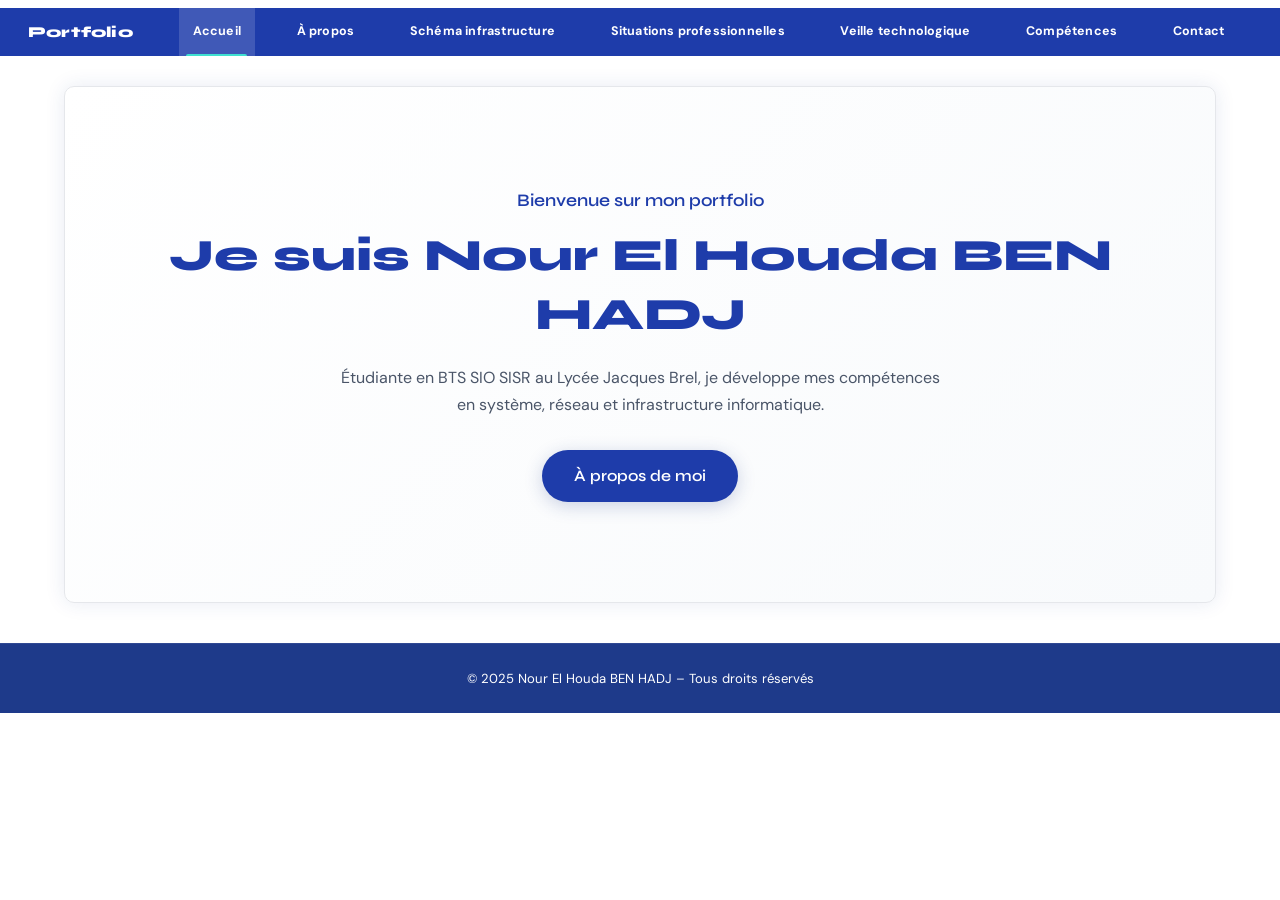
<file: index.html>
<!DOCTYPE html>
<html lang="fr">
<head>
  <meta charset="UTF-8" />
  <meta name="viewport" content="width=device-width, initial-scale=1" />
  <title>Portfolio – BEN HADJ Nour El Houda</title>
  <link href="https://fonts.googleapis.com/css2?family=Syne:wght@400;600;700;800&family=DM+Sans:wght@300;400;500;600&display=swap" rel="stylesheet">

<style>
  :root {
    --bleu: #1e3caa;
    --bleu-dark: #0d2654;
    --turquoise: #40e0d0;
    --texte: #2e2e2e;
    --texte-light: #6b7a8d;
    --border: rgba(26,61,124,0.1);
  }

  * { box-sizing: border-box; margin: 0; padding: 0; }

  body {
    background-color: #ffffff;
    color: var(--texte);
    font-family: 'DM Sans', sans-serif;
    line-height: 1.6;
  }

  /* ===== NAVBAR ===== */
  .navbar {
    background-color: var(--bleu);
    min-height: 48px;
    display: flex;
    align-items: center;
    position: sticky;
    top: 0;
    z-index: 100;
    margin-top: 8px;
  }
  .navbar-inner {
    max-width: 1300px;
    margin: 0 auto;
    padding: 0 28px;
    width: 100%;
    display: flex;
    align-items: center;
  }
  .navbar-brand {
    color: #fff;
    font-family: 'Syne', sans-serif;
    font-weight: 800;
    font-size: 0.95rem;
    letter-spacing: 0.2px;
    padding: 12px 0;
    margin-right: 32px;
    text-decoration: none;
    white-space: nowrap;
  }
  .nav-links {
    display: flex;
    align-items: center;
    list-style: none;
    flex: 1;
    justify-content: space-around;
    gap: 0;
  }
  .nav-links a {
    color: #fff;
    text-decoration: none;
    font-weight: 700;
    font-size: 0.78rem;
    letter-spacing: 0.2px;
    padding: 14px 14px;
    display: block;
    position: relative;
    transition: background 0.2s;
    white-space: nowrap;
  }
  .nav-links a::after {
    content: '';
    position: absolute;
    bottom: 0; left: 50%; right: 50%;
    height: 2px;
    background: var(--turquoise);
    transition: left 0.25s, right 0.25s;
    border-radius: 2px 2px 0 0;
  }
  .nav-links a:hover::after,
  .nav-links a.active::after { left: 10%; right: 10%; }
  .nav-links a:hover { background: rgba(255,255,255,0.07); }
  .nav-links a.active { background: rgba(255,255,255,0.15); }

  /* ===== HERO ===== */
  .hero {
    background: linear-gradient(135deg, #ffffff, #f8fafc);
    padding: 100px 0;
    border-radius: 10px;
    margin: 30px auto;
    max-width: 90%;
    box-shadow: 0 0 20px rgba(30,58,138,0.1);
    border: 1px solid #e5e7eb;
    text-align: center;
  }
  .hero h2 {
    font-family: 'Syne', sans-serif;
    font-size: 1.1rem;
    font-weight: 600;
    color: var(--bleu);
    margin-bottom: 12px;
  }
  .hero h1 {
    font-family: 'Syne', sans-serif;
    font-size: 2.8rem;
    font-weight: 800;
    line-height: 1.3;
    color: var(--bleu);
    margin-bottom: 20px;
  }
  .hero p {
    font-size: 1rem;
    max-width: 620px;
    margin: 0 auto 32px;
    color: #4a5568;
    line-height: 1.7;
  }
  .btn-hero {
    display: inline-block;
    background-color: var(--bleu);
    color: #fff;
    padding: 13px 32px;
    font-size: 1rem;
    border-radius: 30px;
    text-decoration: none;
    font-weight: 600;
    font-family: 'Syne', sans-serif;
    transition: background 0.3s, transform 0.2s, box-shadow 0.3s;
    box-shadow: 0 4px 18px rgba(30,58,138,0.22);
  }
  .btn-hero:hover {
    background-color: var(--turquoise);
    color: var(--bleu);
    transform: scale(1.05);
    box-shadow: 0 8px 24px rgba(64,224,208,0.35);
  }

  /* ===== FOOTER ===== */
  footer {
    background-color: #1e3a8a;
    color: #fff;
    text-align: center;
    padding: 24px;
    font-size: 0.82rem;
    border-top: 1px solid rgba(255,255,255,0.08);
    margin-top: 40px;
  }

  /* ===== RESPONSIVE ===== */
  @media (max-width: 540px) {
    .nav-links { display: none; }
    .hero h1 { font-size: 1.8rem; }
    .hero { padding: 60px 20px; }
  }
</style>
</head>
<body>

<!-- ===== NAVBAR ===== -->
<nav class="navbar">
  <div class="navbar-inner">
    <a class="navbar-brand" href="index.html">Portfolio</a>
    <ul class="nav-links">
      <li><a href="index.html" class="active">Accueil</a></li>
      <li><a href="parcours.html">À propos</a></li>
      <li><a href="formation.html">Schéma infrastructure</a></li>
      <li><a href="situations.html">Situations professionnelles</a></li>
      <li><a href="veille.html">Veille technologique</a></li>
      <li><a href="competances.html">Compétences</a></li>
      <li><a href="contact.html">Contact</a></li>
    </ul>
  </div>
</nav>

<!-- ===== HERO ===== -->
<section class="hero">
  <div>
    <h2>Bienvenue sur mon portfolio</h2>
    <h1>Je suis Nour El Houda BEN HADJ</h1>
    <p>Étudiante en BTS SIO SISR au Lycée Jacques Brel, je développe mes compétences en système, réseau et infrastructure informatique.</p>
    <a href="parcours.html" class="btn-hero">À propos de moi</a>
  </div>
</section>

<!-- ===== FOOTER ===== -->
<footer>
  <p>&copy; 2025 Nour El Houda BEN HADJ – Tous droits réservés</p>
</footer>

</body>
</html>
</file>
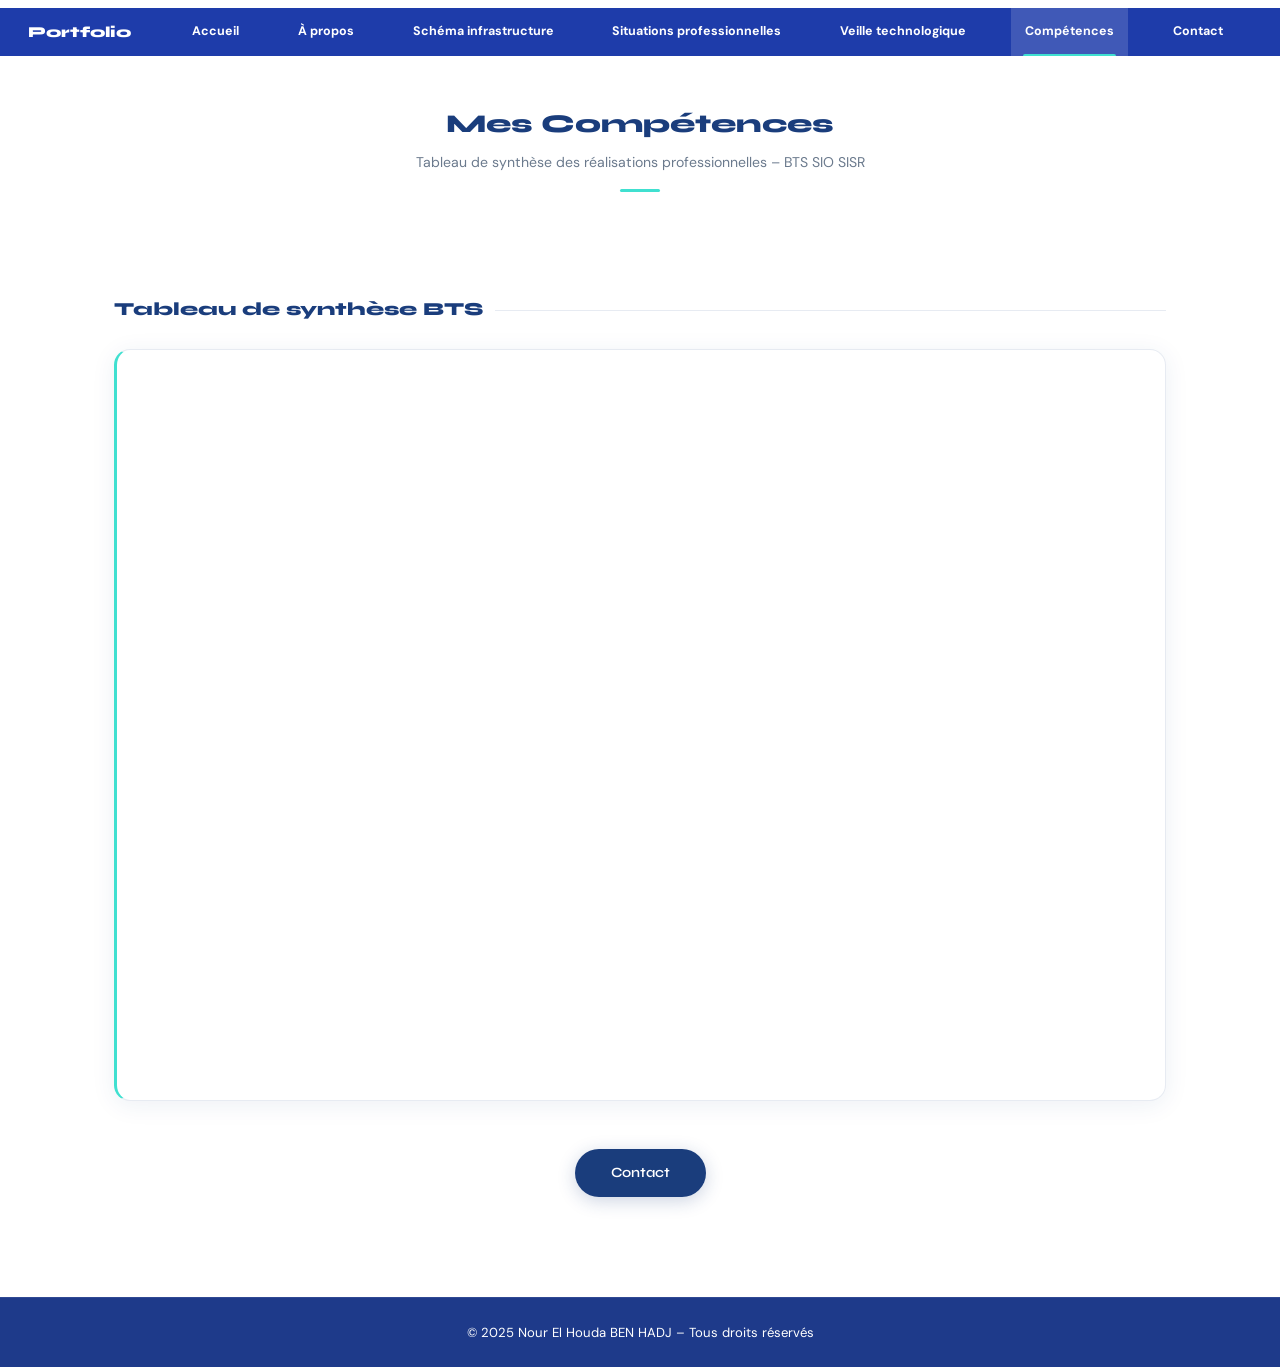
<file: competances.html>
<!DOCTYPE html>
<html lang="fr">
<head>
  <meta charset="UTF-8" />
  <meta name="viewport" content="width=device-width, initial-scale=1" />
  <title>Mes Compétences – BEN HADJ Nour El Houda</title>
  <link href="https://fonts.googleapis.com/css2?family=Syne:wght@400;600;700;800&family=DM+Sans:wght@300;400;500;600&display=swap" rel="stylesheet">
<style>
  :root {
    --bleu: #1a3d7c;
    --turquoise: #40e0d0;
    --gris-clair: #f5f6f8;
    --texte: #2e2e2e;
    --texte-light: #6b7a8d;
    --border: rgba(26,61,124,0.1);
  }
  * { box-sizing: border-box; margin: 0; padding: 0; }
  body { background: #fff; color: var(--texte); font-family: 'DM Sans', sans-serif; line-height: 1.6; }
  .navbar { background-color: #1e3caa; min-height: 48px; display: flex; align-items: center; position: sticky; top: 0; z-index: 100; margin-top: 8px; }
  .navbar-inner { max-width: 1300px; margin: 0 auto; padding: 0 28px; width: 100%; display: flex; align-items: center; }
  .navbar-brand { color: #fff; font-family: 'Syne', sans-serif; font-weight: 800; font-size: 0.95rem; padding: 12px 0; margin-right: 32px; text-decoration: none; white-space: nowrap; }
  .nav-links { display: flex; align-items: center; list-style: none; flex: 1; justify-content: space-around; }
  .nav-links a { color: #fff; text-decoration: none; font-weight: 700; font-size: 0.78rem; padding: 14px; display: block; position: relative; transition: background 0.2s; white-space: nowrap; }
  .nav-links a::after { content: ''; position: absolute; bottom: 0; left: 50%; right: 50%; height: 2px; background: var(--turquoise); transition: left 0.25s, right 0.25s; border-radius: 2px 2px 0 0; }
  .nav-links a:hover::after, .nav-links a.active::after { left: 10%; right: 10%; }
  .nav-links a:hover { background: rgba(255,255,255,0.07); }
  .nav-links a.active { background: rgba(255,255,255,0.15); }
  .page-hero { padding: 48px 20px 36px; text-align: center; }
  .page-hero h1 { font-family: 'Syne', sans-serif; font-weight: 800; font-size: 1.6rem; color: var(--bleu); }
  .page-hero p { color: var(--texte-light); font-size: 0.88rem; margin-top: 6px; }
  .hero-accent { display: inline-block; width: 40px; height: 3px; background: var(--turquoise); border-radius: 2px; margin-top: 12px; }
  .main-wrapper { max-width: 1100px; margin: 0 auto; padding: 60px 24px 100px; }
  .section-title { font-family: 'Syne', sans-serif; font-weight: 800; font-size: 1.15rem; color: var(--bleu); margin-bottom: 24px; display: flex; align-items: center; gap: 12px; }
  .section-title::after { content: ''; flex: 1; height: 1px; background: var(--border); }
  .pdf-section { animation: fadeUp 0.5s ease 0.2s both; }
  .pdf-wrapper { background: #fff; border: 1px solid var(--border); border-left: 3px solid var(--turquoise); border-radius: 16px; box-shadow: 0 4px 24px rgba(26,61,124,0.08); overflow: hidden; }
  .pdf-wrapper iframe { width: 100%; height: 750px; display: block; border: none; }
  .cta-wrapper { text-align: center; margin-top: 48px; }
  .btn-cta { display: inline-block; background: var(--bleu); color: #fff; padding: 13px 36px; border-radius: 50px; text-decoration: none; font-weight: 600; font-family: 'Syne', sans-serif; font-size: 0.88rem; transition: background 0.3s, transform 0.2s, box-shadow 0.3s; box-shadow: 0 4px 18px rgba(26,61,124,0.22); }
  .btn-cta:hover { background: var(--turquoise); color: var(--bleu); transform: translateY(-2px); box-shadow: 0 8px 24px rgba(64,224,208,0.35); }
  footer { background-color: #1e3a8a; color: #fff; text-align: center; padding: 24px; font-size: 0.82rem; border-top: 1px solid rgba(255,255,255,0.08); }
  @keyframes fadeUp { from { opacity: 0; transform: translateY(22px); } to { opacity: 1; transform: translateY(0); } }
  @media (max-width: 700px) { .nav-links { display: none; } .pdf-wrapper iframe { height: 500px; } }
</style>
</head>
<body>
<nav class="navbar">
  <div class="navbar-inner">
    <a class="navbar-brand" href="index.html">Portfolio</a>
    <ul class="nav-links">
      <li><a href="index.html">Accueil</a></li>
      <li><a href="parcours.html">À propos</a></li>
      <li><a href="formation.html">Schéma infrastructure</a></li>
      <li><a href="situations.html">Situations professionnelles</a></li>
      <li><a href="veille.html">Veille technologique</a></li>
      <li><a href="competances.html" class="active">Compétences</a></li>
      <li><a href="contact.html">Contact</a></li>
    </ul>
  </div>
</nav>
<div class="page-hero">
  <h1>Mes Compétences</h1>
  <p>Tableau de synthèse des réalisations professionnelles – BTS SIO SISR</p>
  <div class="hero-accent"></div>
</div>
<div class="main-wrapper">
  <div class="pdf-section">
    <h2 class="section-title">Tableau de synthèse BTS</h2>
    <div class="pdf-wrapper">
      <iframe id="pdfFrame" title="Tableau de synthèse BTS SIO"></iframe>
    </div>
  </div>
  <div class="cta-wrapper">
    <a href="contact.html" class="btn-cta">Contact</a>
  </div>
</div>
<footer>
  <p>&copy; 2025 Nour El Houda BEN HADJ – Tous droits réservés</p>
</footer>
<script>
const b64 = "JVBERi0xLjQKJSDi48/[base64]/AEcAbwBvAGcAbABlACAAUwBoAGUAZQB0AHMpCi9UaXRsZQoo/[base64]/aJ/8fXtwDoBudKM55AxYYUoSi8M+g54DnPsF6NH7Gaubmfs5oAvTcvj753ez97Om1hKH4gW83dStapQVVvihBIQbAj73t4UXZm07E62qrWSAZnCH/9CBmxRfYFi1EXobIKZbifDBGPJ3/m12Ofs7Ig2/P3yH+BElTfY2XAKGFj+VXBKav86e/+7t9d/+s5l999+zE2BED2xq0UrJm7b15EeQtTXTgnM9Y8zWRhvLy1LWzISRdY8cAiNJhjeejO4q3JLljWqt+xiziJQg9wEJH9B2DNGdHxKH+nS/G/DEtmPow+OQTXQo5QlrbAb88HiUEP5uxBbeZsAPkEs8UaUhW4TNgB8gl4Q1fS4RGNki2wz44Lnkrv8Jc76A3+/BPgB8OXv9p2b2F1gGN4rDR7m7VPjPwCVTjTat4LPTI8pcWEN89kAraC6CdNMfs/0xZtveWEgFaMWNIuKkbCLox7iS/TEC3/aCaG8wylziaFipB4XpoTXM9D9JYMdAkaxHeyI9IsN0H2+k5Qx1Z4q/[base64]/[base64]/hDBNDRgr+rYqwc81B0P9UBe2svr7GEmfWVS4x1iPeVqoLvENgIPWlMmk+i3U4atg48SyfOMuBQlQmAxifRlMGxVfJRInmc2tRFb1kZsYiODvshHkeSZ5tkUZeLhYkJJxDDqw3yUygTXeGopHi4nFZ7aivhoK7fhGrXHOqkQXE4q/fZbzLw6qezY2PL4aLn9bPuBJ3bu54fvZr8/h7/nP8yez//x9/9hUErCTed/TTccgQOOY7IWRisrZ+fvcOz8L7PXsyfV55WuVLUHv2+eVPLpDNthTypbPaseu7fc2LOKVW+eVrySVVM9ejpDhE/gg8+qtjL+rqczofHtR/DWV/Apd/uXADG4TQ0+xuFd9XT2p9n5i9nX53ejh3FlJwh6QmQo+KE59qr/qH4Bv7+Eq59H6FdPZ+ff33neVjhxGJPno470HVZfV8fVAv6uYcYjuNqrVtWbN9VJdVl9W70HYOEHVvD3orqGW4+rJUCHcMeyOoU73cgZjJ1W3+B9K//+CUDHiH7lWL6RgaJuR4RgVdo2tW0bxhPuMWBaAzMvYB00/zXMeFq9AujX8Pu5467j6m9Arl9UB3DFYHgNN+65oWMccm8cVYcbmZxbG2PNTcv7X5hgDmw6gQmWbhJc6K8dK7aYDGeyYjSTk+djYIIT2EUU1h6I4hTgVz0xEVueR90HKc+BZ+7mA7htXp0DL0jOnyOq4y1lFviSWe0TENpZf0XbMZ5bPTmBQhOWWzOZu7MJGSY/AsZeeP12PDPgMp5HH+TYvkY9dGy/RPYfI5lI5M185DPXw7Hu35hWhTEEdExxpXVC6mNU9zMQ4iVqwNyL7xUaKF0vkM//B4u7csu/mS03LYRjs05IU0tpmra/kJ2RalW3xgpeFKlt65Y3qijSlvFaSFC8okiFi/5lqW8hN+AMXosiVapmrdRlkboestasJE5sJDdGqKJIIT+ywqqiqi/BGZvCxEtZm4ZzWRSpFrUWoixOy2qlyqqoaizcAElzUaRc1xJS06I4IWFupSm7TiUg4bO2qJQUvArOino8BeUqlC2yqH1qpmtmhCkkJoanBDQk0ozJxEAh8G+ZBm+/Gtw50xISlDZ1QNU+THOCi7iEIH8MSws5MS3wMsngj2BJc7jvlU8ZV0kGfYpZzDwh6RBJcZ9aAu5V9Ukg4oFWmyS8mjgnIFxz0Ai4UHT153cT3Gc3cB88imN/C/mmlKwdZIYC+HKBHKPUex/5tUbuHQP/umR8EfPEA/[base64]/rGxg5x+PbZ1Kit76A2a7gd+kD/EUk/1WIBpt7KDetQ/JJH0Tx+qXT2x0o5XhgLe94GrSJ0Fb6fhdBMjoRmfc4Ryg35+JWmMWE5tBR6BzuMKuddDhkiF0St8DWoHM8azf7TjyVk75nhVpyBbPOdzMNxik+ZZ1N8fjEWuxz5X0OT+yPrGBFMtxpxnbS6RyNvFzIZ3eakU97m8nE/t8pG3b5K9Sc7iCTpavJbFjMMEUYlSF+o87WTFiV1Jlfv72Z9e0URnfOKYsRMp8FmslJVCsK0l1ysgSRLHtZIG1SLHzJ4gw69ERPsOihRD02um9e8QQPFNZixh2nNmmxuSULlHYHxHII3T7Fa9C9Y0xoLz2h/d2Yb3waTMxwFrGqPkVyQ8XR5W8h33FbERfwStXdEdrQJQZxSqL7KTUx8xK9iItzF5u91gSVRtIreGSRNry2c1eT0nFuw2hQdSPLiAcP6WUxDkIkhf4zTLf6SeWV17uxrjqXeeX3315T+ll9i7tyFJouk/2bYSmOQZnCVRpYtuKcxtO3xpjailaVMO0G9TqDsLKTHJn7SmeZNCFCsncY77hErVnjfdeecxlOoLcop11UVlhID40RogCPDJ7KzCFMKtxg8ivUFKcxL7wRb+wqTdkJPmdiIawbwZsSpCg8p5zFOCHv4KvP0M9fJq7tPVAYdIJkm6ZrgyTx9l4/E7DTNkoMjjFePrA2Si+mu1NAuHUEWJoaCkN955BuGZo92CpTskREdxogcwhf+y1LqpXmFM9iLfUpqvcaHeJFz3meovAowqXGMGoZbKq1powan4wyXNQMcsASns/gCe0cRl8/+m7fBcbUjXR5lzfH+05w5LLnMlOHFzKDVTzWEaL/mzcYyt9jWvDpZnZNEMcaPLlkBFQESgw6K2cY/pZ48IHSs+3ck8G61LiGN2O6hEgsauUY4X1IZMwHDGS36OFGMz6Ipv1wvQ9Tum6hGoTZtMthYeK7ux/KppmuNVeshPuhbDqDsBIYMy9RLMvYHPs+ZhZXuKtDDmccZajZtERFeFEtkncnWlDepfXzGxeNXHZzuLn+mCIQH8MEzagh1002T/NFjk9L6YhI0NS5PzoSdofW/rBSaDG/xGUvcamEqeuQdlhfYtdkY094ypEwNDoDFaDiQqaZ9bU3sVM8zTKI3XfTMHxIzbjHKLWzjAIqZtG95zBit74ryuaD7Hbsqkfd0ltpFYmCyrt1sg+C2ralOKhC026zOzWcK1zAsleWXFc/21IYxnv3VtkysnBPqGUQvt5g8D+OW/KDMmLpreO38ZTXAjjgmN+vyYe+/8j3hq57sQPn2zbcMtxVsA34WmYGddSUhvxsY5YbHfZB58UfbqQRStRcKre3aQGNbsXdIw3oNzqChkE9WkL1GMNHRDMIq0foao8p5UpdwCno0Euf/2J+VHX79SFEnGKPJlhaKIGm3UGntbfeFZhiEtf0HREKClKpS/RPGDdoojmUYKHHnqJxK+DQ8+gq8GE7imgTxQgGdWlbosABjJhiZDBW/+WTiPWAlqVvaswHew3hyPXa0zkhy6rbg51UrGtE7tzd5ho3GtFBZ1kP1/olc723ptUzjl+wwKy8u/[base64]/f9VtOYTFNpF3DiMG5bexs/8Zgt1tleoLlRlUtq6Gm853pEz1OUCOQpti9hFS12uDMYsX+IzCL0i8jQaSLpNRb7QecVlkka7znc4bJHr7CfnLbfjk6RHp0TrjtAV8YSyZeg/xhiTHn/Qlf7uJu1t3HiqdEsqOaZ5ra25VqaInUiBaV4O5cSxpEBxmujcZas9dXfRbRxEV/LAvF2On8xVl2ziECLHDomA1EXacaNhfAg5GNvcb4R0pjMylI0nJSZXpWmPVara6rs8EnALnFpDkaDvcNgcxcbzOJ2aGmuhbk62o1xn4BnG3kvk4HEm8aLm0zfYllkPUrNuM45icRfTu3O/z/FBVHq4dB/Uf4G9ExfxP6noKbG17zBD5RP7C/3d/Hy76DZN+xv5YZmsjWzE8BDzPqQyZxi3vqXdAVj0b6rHlXjqCrg67NB84R6G7Z9GnlzF9FF2Rv0M444Spf3Lr3aTtRXmXyHr36Ksv6g4XGUfT3bg7aW+s4Rlm5XwWJn23WR++809I/vpiNA9ZIvTCSrOSwge272FBa9Hgt9V7LNYhB+icH6KEWmNOcgSE/[base64]/Acp4pxHmLUjpxizsjsYENyZ05JnXM5j2+RfFzj/ucyOejs3u/zYx9UhRw3WlhyrEZVf8Ra0kmlhBNypBTXJPcdqyNNelzRV47kIzPViRSonqM+OX04cva5vQ6wVpmwnvJEthlzuZnIwfdJFCCsvbufvKlyay2R5rDfrkjt9r1f+ebown95xlSfY7qspa6Zw/O+Ck/H+e3XXWXl9pRzrn+c74Tv/jjEo4dbHjm9heFxew866R5zyjim3JmoLiPq54Mrr7G5JweZy4C2dzg+B3Q7LeXpls1dQnvo8h+DooVTM8FKe6FqB/tknlh5D3mM+xKyO5QCC5/K/pQqnL3qJ7kOUhWfCZ3a59iBG4JUXtxH1tKOVX5zJN6DSl5gcn9vxLZb6PnNrrlFtPZf4pqdRYTj/FnH/ECfmWKyof/2QOLjpx58G0FBXxc4uPQ33dTp3aiXkt2p2ghlVrcXks+mJwNS1q2FE4vdAaj93pk0Ovx0kSiCD4A7GqUUHPtWCfFf40T0OD+dSlzh0n/sHduc3jndXApsWJLbzLBNth39QJV326gjuSzvZ6UatVnI8RzFwz3DhPcFVjqkb3k/eztt3ngA6jb+2K2/OFNUM1HoLBLjJnYEMteo0yHf7B8q3oPijs4ldv1lsouQGHff4bjnGXbtn6k4vo9clTXEPNXcB/PGLf4yDX4BIriHyO4TWCXsPfDCZLKYR/iFlsukbXmEwXvZO3VEZ4re+2N24dnDU+/TFzGMrzM7AmE7sb8vcJuz7JuKG2VuSn5O4Of/[base64]/H3NbpLmIaWWQIx3ZmdlD+G2eCpMO7Lw3fWqhJE1rdEOhn7vFLAadq0JhGS6VeMB4Vt1lQ1CLy6nYYSuME0fZBkLP3xxGN3EFo+6r+EhCN+cBteaHVt8bUuPy721P9CBGRkP8pxpaHyjl8q+Vh2wEGXLQvt6O05Lr/ljfE4WmEQsaBjVaxhspcBVZgdBxv3KWfbsVx6A0Vd1Tqq6IegJx09xrKjvymGfyPfhXPKcaLgvL/UzrUYaV8RO83lTSETi0KLJ7zqJBGmRPHcSN04ipaYbYif/NNVEq+6PL2MakdixwPH9wKglp1jdd4roBJL03Cm6cYrJKSanFTnF5JSQ00rhZnJoSEe6Ti/[base64]/fjN5uo6urnrqqees6gGEEUISakYMMl8/7xb/hX6PfwQ1mxESxk9rnH6j+OWhDMifQ4j7YPoNC6Y5sPQZQoajCPXvM2PqpCknrnv/JoSG6+GZohlQYV3oTIFyBZRTZ9x4y/wBbc+7oDwDocIpN8y+fhIzVn8RocV/gvKMGyfNb3QMYOchdCgM7f2Nc6Y2/nPI504oj0bI8g53CCVosB0lsCGUgFDkZBzUhshJeo+m5GuEcGIUYp+96Gn0Ac7AfrQPn0cudA57cC80GLHoR5jpbtSJHkB2NBqtx1aUipxoDBqMWWiTjVbhTZF5ka/QVeg+9FjkWXxnZCfcX41eRucAg7+xGBWjYdB+DJqKvmI+R7WRh5CIliId6otGYieahN6H7w+Aw/1oHfo9/m3kHIxqR3dCf6WoP+ofeSFyEWWhVewa7rh0AK1FhzEfuT7SgJJQClpBsiPvRz5BIVSLHkdPA07ZuJ0dhAJoFrobbcQe5mXIPYCeQCrWkzqmnHseRhqMatBN6Fa0Au1Er2MrruaOc6cjv4mcQjyyoQzAqQF9hQvxUPIkq4/0i3yEJqA29CrMl37b2Qnsdm6CWhZ5OPIicqBnsYyfwy9w+dy9nXdEHo08g/SATy+gyDAYZzK6C72AXkP/RP8iiyKL0CA0Ckb+I07EfhwCir9PPGQhWci8i3rCbOsA27loC2qBFTmEDqMjQJu/oBPoc2zHPjwET8Zr8b+InkwhbzGbmP3MeyxmnwJ6B1Ea0OgW9CQ6iP6E3kRvYQ76z8PVeCaejTfgh/EJ0kK+JT+yInsXe4Ht5ELqCfVCZFjkB+RGXnQNug0tAto+jvah/ejP6Bj6F/oencVm3BvPwI/iFnwCf0skkkKGk0aynjxJfscMY9YyL7CF7AB2Fvsm+xG3hFspTBLUi9vU+9XfqW9Hno28DbxjhP5DqBIoegdwxZPoefQu9P4h+iv6lPIP9N8Xj8fXwSg342V4Hf4d/iN+G38Ns0TaN4X0JRUw6mwyB+h0J7mfrIPR34LvUfIR+Sv5hvzAcEwKU8Q0MY8yLUwrc5T5gjWzIbYn24sdzo5nI7Ay+dzV3ChuB7eLe5E7zZfyU/hG/kvhTmGx+KfOrM6/qUidobao+4B3ReCk24ASj6DHgO/3wxq8DhT9M2B8Ap2BVfDiAE4HvEtwJa7CQ/FYfC2eiu/ES/F9eCPehB/Dz8AMYA5EANyzSX8yikwiU8lispTcQ/bD9xB5jbxPjpMOwNzFBJlsphczmBnPTGBugjncwixkFgNl1zI7mbeYd5lTzJdMB6yai01i57K3sQ+y29n97NvcNdyN8H2Me55r597mLnIXecJ7+QQ+l5/J7+A/FXihSKgWlgvvCd+LjTgBZwHmftTlQzwgg0lkJ7Gzi3AHVCRiFplg5tmwDqNAKr5HZYwK62Kk9wE3B/GwNvokr7At8Pwt+DAqxH9Ei3jCgFZkT6C9+GNygv0DuQodw/XYw25nbuJeJwG0C7TRGvIcOYwHoP2klNSQzQzCn+Md6HPg9/loHZ6Fb0a7cAfug2/HxXgReo84mVF4MSqNPEZYLOHB+DQCDNAd7BR0Hfq3H1yCPkZfqY+wBva3oJ9a0XpY0afRJ/gpdB5zkW9BuzGgjSaBllkF/H43olqvDuRsEcijBzTIDfxbaD/mQYsX8/3Y29Bp9BP6ijsEHDUANOkptYF9hP0sUhzpARIGUoZ2gNzNQFeDxHwOXHIEyrR0LUi6DLokH6S6Go1HU9DtoPXWRloimyN3RRZEZqM34NnzOAefx1tBIlrhiVL0KnxXow/xSpDDq//9PH/to05B7ehr7MZpOB/koYObx63hdnL7ud9zb/[base64]/J75eX27JGTnZWZkR5KSw2mBPzJSYkJPq/H7XI67DarxWwyGvQ6WRIFnmMZglHOwGBlvb8lVN/ChoKDBvWg5eAkqJjUpaK+xQ9VlVe2afHXa838V7ZUoOW0bi2VaEvlUkts9pei0h45/oFBf8ubFUF/Kx4/Yhzk76kI1vpbOrT8UC2/RssbIB8IwAP+ge4ZFf4WXO8f2FI5b8aKgfUV0N0enVweLJ8q98hBe2QdZHWQa3EFG/dgVz+sZYhrYJ89BIkGQKrFG6wY2OIJVlAMWpi0gZOmtFSPGDewwhcI1PbIacHl1wcnt6DggBZTttYElWvDtPDlLYI2jL+Bzgat9O/JaV+xqtWMJtdn66cEp0y6dlwLM6mWjmHJhnErWly3nXRfLkLn1vJxS7ve9TErBrob/LS4YsVSf0v7iHFd7wbotbYW+oBnSVpl/YpKGHoVELFqlB9GI3fXjmvBd8OQfjoTOqvo/KYGB9Ka+pn+Fik4IDhjxcx6WBrvihY0ckFgr9ertEVOIO9A/4rR44KBljJfsHZSRcIeO1oxcsE+j+L3XHmnR84esyVK2D1GUyyjN3TNTL10T8tpzWmuauQlymKKUXAwMESL/3o/YDIuCHPqTS9Te6MV1/eGZvCpxfBUyxRYkYYWqbx+hbkPrafPt3Bp5qB/xQ8IOCDY8e2VNZNiNXya+QdEs5RPLrEa3I/nW7KzW7KyKIsI5bCmgGM/rVzYI2deKykKNpr9kAD5UDXQdlJtn1wgfyBAF3hlq4ImQ6GlecS4aNmPJvv2IiU3u7aF1NM77fE7jjH0TnP8zqXH64PAyfsRddodLWLo0p/J7LQNnNGnBTv/ze2p0ftVo4JVI8aP8w9cUR+jbdXoK0rR+70v3YvlWmzl4xgfieWIj9HuAlNee6kxLYzTt7Bp8MdrTD2lhQGm1Cqwv7LFXD8oeq2VA4FffaZVELs81Bo5TZ/SksuPxbBs6ZN9ZbnvFeUrsNOvYABfNkSqRo9fsUK+4l4lKKAVKyqD/soV9SsmtUaaJwf95uCKNrKdbF/ROLA+vqCtkUMrfS2Vq2phEjNwH2BWggbsCeJlI/YoeNmo8ePazBDJLBs9bi/BpLx+QO2eVLg3rg1cFUWrJZdqaclPS6gKA6PvJaJ2y9emINSs3WW1Cq18fStGWp0Yr8Po+lYSrTNrdfDpAW4MXXwOvuAVCGjAfoJVXmglZYoNcazKIFlgVYw8Is+phHkOh5AEzrAbubPNZ0s7S4eZz5QO7SxFZZA3X4RLr7yAJWBJgwsGB+Oin2m/qHDoAvKz7eCaoFnqCDKDexeZUaVizDBtZ4goYSSZkVU8glMgsMRwRWSdIkvf6zf52TyWsK1k/T7Lk7PoiHUdnWc6zB2orMxcaoaxcB0Ohkih2VZUXECIw251OcnUFx7cen3N4vbl068qDKojTuF/fQUuKzlxRH1bHfuPJ9Qdm6ZRTMoBE0XDZLDiTifp8nQyXd4Ay7fDKEiiGcGf1UxxgnA3itN+8Xtuk55iY51ZTrHp6Dx5JTK2fkxhmDAFTqvDLhBm4KiKPgnTlj+/YfuAqqfVEXt/f+6Tuf/AT+HcD9Skc29/p55RL1BM5qpt+ElMvdGyA5Ko42WhFScpPn4z7q2T5Tk4JKSaUDLyozygqEc/fZ47G8heN/RkJ4w9tONMJ7aUIEtJSa88W8Bh53khvaioOLgKe7Lmji8eM4gsw57Xbrun0X9LwuQxMF6kM3KK9IWZM6i3kggEH0wYOyHUQsNq42+Il2O+QR72/hu0cYZ2DDOfHQojlZaVLuV6Zt9ufqlXnoALMINnvauu9XDfnrcDdVBN5BRr5NrB0/Cj+5Wq+fIyeTveKeyUthuflV6VxBpLrbPWW5M83TLDOcM7PVksISV8kVRkGEwG8wOlSsN26Q3yGv+S9JLhQ/IX/j3pPYPF7Pa7ibs10q6kWZ1h9zbRkGzKNRGTAiXTNsQlHh8O8Z83xX5c5wm8++JlfJsowh3ZTRTowqC6OpzvclrMAh9MQRZzcZErhRd4i9npLMgvKi6ymEMhkn9s/uo1tx57Xz0P14JqZ2J4eEE04do37lcnqvUH14Mjvg0/cnD9V/1H36jC5wXwi24Ar4+80B9WsgCiAD3QIBGXKRMPuA9623yvs6+4j7qPeo56xXJfeUJ5Yo1nE/uAeye7LUHkvX6UwRd7B7Hl7nJPuVdMdad6Ur2MM8TWsMvcm32bEzYn7kzYmShaUaI50Z/YK3Fe4uLENYnvJ4qJlCpOuyOcSMx6U6IZqE4ohyiwiHBrH1AItZJH9xGsN7XiGiWYrM/VEz2lnH6bjZOOO53g/mHkTTYdN99KPElx8p3R6FdaOpRydmd200kQ7ey6plKLtQRbCrLrQPm2ocRI+15LCcVhr0lLFKO5hBXNJZxogdRSkq19avfwpHz0OEUn+Tw+4rNhGj9BR/BXV0vXpWrEuCPIB85BAkBi5ETv3r1rcVMdrJYlUGQthpUpDIeCsFRpRakF+eBXwqKxvMDqL6abt377++w+U2vHzRDVLz1YfPnDc1cPLVDPXu3EnHphHZb+sqds7Jjrps78TcKXr3/9zPX7Jvc/Ux2i8jYBOLWQ2warZFYyRaNfX2wdaB3sedDwiHGD9SOjZLXYrAFL0Hq3lUMsNsh6vcFqsbSSrYrTaLAbjQarbKd7CwpmqvEaWHyg7wEz66eqKtL+LFCY3eYzgKIYrxiS5VyZyJTq8jY7pZPO7gz77Xl2xc7YW/EuxW6xJJtzzSTXXGYebmbMtKmZjmUzmYysyXxCOH7UhRUXdnmTja04oFgNt+LnjiKsoC0QnzMIVq4NX42iOgH4/sxJWD8tQ7WyWVs7qMjWlpJe6pqA/[base64]/ftxtjTImVkszmwrIo2po4OHwc3Zp0fLge671p7uNWT2o3nXEmyvJn6oCAMe2BgTSUQnVRNYK5kMaPQBXQ8UhTJgg4E9sv0Y1nTeppeXR57W/MDZtbLqjn3vqb+inO+sf2v3Q+unDEsBmNo0c0sqOSRldv7fyteua9v6uncS1eju/HUw5f/Gr5A7etXH33Ipj0a8Cqn7IhzSr3VHxMb8zzvVlZ2s0Qwoewn8vjCLdbfHOXZhep+S09CzqvrAPMAFhgECDLa9ijnsIexkDTi9/TK9XU1N4/zx2CfmXcvw0JkeOKVFwS5jPgIlACSxmFYV6BC5SOK9WBdLgHl0yUBauYIefqe6Nirkw/E80kU5lp3AxxuvwlYxrCY2rMGVmSWEHCENwLYBgEXmJZP8fbOY4XZcWb2E/WxMCbGJbTCMPwLCzYc4qRFwjHshiJepfLC5prkqJLxtoWXjNYmlaSqkjJEs6TmiUiHSKpiIUWkp/DnEd33fUxg9jpgXUDIXB3Dhs4teILYH8gSlnp0A5Yv1zQYtmaAVt6+0tLe7ppIphLS5e+9FJUSe2XwpIhjLKpXqpq0Y2qakkC97ANMRF1r8jKhyIqUOriHp7t3TumpaI6LhBg4IsDNobhnld/39x5cIH6MumLS7JefxkPVfdxhy6uIP7OE9S/Wg+UnwyUt4G2zkHHlbJbs/AM4/ysL9izLCsFHBKfkRNIc1qTHcMdJM+x20EcDnswJc1qE/32NIyIL72Rb+YJX5WRvhu4mCp6SRcGVbNKCeT1VHpW96zv2dizueeanlt7iv6eeT1JT3uKH/lteTZiayUr9/XoNSpKLOq1DTXXNZ3Npnxf16F5cBQsJbl1TZqSd0Sa9yaWOKiS99KkeY+N6vVaaBSXiku0MgGt9sh+oAsIiS2Qn0SornY6NX+E5wJgOvKLi6iApIeCjCUQK4SC68mQZ3YtHT974pI1dY/OG6J+rhpwxou/y7pmbNWQnLd3YuvW7AGjlAWvc4cSr31w4vSns9OfWzTlSJNBJOzL6u84aezVFWMkrrNNnS/p64YNuDaLavhJkVPcdeDheNH7yrAl0nL7cucWtJF/RXqPeU/3AyOlSRn6DEOmPdM5l5srLeFEwSa4XDaXK5NkMWmckME9yG2QXmP+qOPK8HDQ8CPNCJ9Ap0F4KMkt7rCWysAvrXi84nL3YEWjYrSGjVUTTXi4CZsUhzsMdjdDSbH2kBnTd8Ya9B3SuvLmJeAER/pWAZuEZCFPYMDZXrXPt3DUJQ0+zAz6J6aMzoD6PplNU5oBJQQqiJpHjmeDfqp7An6X0xVVSuDNgA5iy3DyAPXNb9WP1WX4NhzGhh1T8tW/eJ+c9/gbr26dt5P4Jpz+Cq/G4/FN+IEt17VUzln8tXpe/frb9VQ3rAMOnQQcagaHc5FSkAHifrVrKjtVz2W5SlyDnLXOGU6uxFXkW+p7kFuv45ItlC1t1jSTWfSk7xawEONJOivF1hzA/kAeaGmLFbjQnGcmZsqF/l/kwkssSGfZhCkbuZyaK83TbzDKRP0I5RvgonUk8dn6O1rrexRPG3rX5Cc638UZf/1t8aCJpaU3jOp3gDuUEHpRPfXnA3dtvb4qK5l98WKh0Vrzx507D06zGimPPAC+2mmYqQ6tUa4SOVYQ03hrMofzuN2gWDmJYdPArZOlNB0SBb6KIYNkpMM6r9+QZ1AMjIGV/Jg6XMASMCN91xlpC1g69EzpmdJfECsO5CmxhAN5ArHirhArhgON1CuvwBJwBGLwAFt28StyotPPFHCHzqmHf1SbfgTsNwD2iwF7Cc1RygB7nksT/GKe+Lz4icjmimtEIoooOgUJ8C/jh4PWGMlAtEe8fl2ejuiuxF/+JfzrSjWvv7PUSpH/Jfw2MB2dfcmUzs0UtyfPda6llJ0M0ncEpM8PGq6yd1JVUo0wT5ynv1tcrL/btdgn8S7eZ3VZfRmWDHeGNyNJHKSbwI6Wxutmsr9hb3Pf4j1oPGh+xfCy+QPzKbORSeD9VNqUZG9JMvQOU8LOhB68ZKUCZ60absM2Km02Km1Zzh4mBkIav2ciVKdba0iy38/AlFPyUkiKJ32rjE1yspwnMzKVusDCLVdIHZ28+UxHk2YvotIHwtdhodajKbtUU3iaAOLCgAUkMCUVmBHc1AI/G5NBh9lKA4pCpowsrFO3HPhC3fl0e9s972ALLshRP0re1fzi518+V3e4nPh+7Gwdv/wFPP3dz/GUiYM/f734htvP/ku9oF4YHD4E86S2Ikvjz8eVNInlZIZIchpr3c1ghkE8x8FSCqII3MmJfv4tKnlkpZKiGKoN9Qam0dBsIJRVtxraDayB6KKL3U6jA41d514pgHPO1sXieM1kwoWuucavjMavTNQM0KQbv8ZZ4tJ3Pc4gFThDPd75HHeo83nS/[base64]/707YPv8bYxfnzJl8/EtyD+oOTmzd9/41/YXh4017A7mGQ7Se5ZxCHrlK81QKdOQtWCYks5xUI01Vs+V5tXcVWpRgM7YxNXFsTx8OwGie4Zy4M/pHKJggo74GZ64lb0emYkBjSMSxwFKghRUroE5b9ffqGpdbIiX2xVHkioSfUwoWXRPkz6VsZPBVZtpEE1iwly0GSw/qlXHk6mcFOlWbKt5L57BPSTvmAdEg+K52XnVvYNdIW+WXpNfkDcpx9X/[base64]/FClyuQEOkQCOUn0ydPejGQOXWfAaCk2xz6T/MpV6PubOps6nU64ZALxsqzCebaNSnCTFge6W/G/[base64]/[base64]/aTcdimftC5BxigB/Pu+UrmuYsV1GOsBWt/Cqy9CfnQY8qYDdwGcaN+o5EVsWAUTYI73T1futUq3GqZ71jCLheX65cY77Yuty9zLHMtcy/x6gUrcILXYfXavW6HV7D1MEieHgLjTN8tYySbZX/UViv+vEQlsT6xMbE5cWsi7088nUgSzelbEaZ7o3namq/al7DwD5cMuuZX1kV3AmlUDIzeBLFJGCIParGjzjPCduulwL22PP9305fvwxX4bnWhekRtUxfiXl/s2fPZX5999gR578TGxr3ZfdSb1IfUh9XZ4ELP+EmNRCIXz12gdKD+5DmQAkqHW5U0nmuzt7mZqzk8nXufI1ZLmsFoRD4z9chMSHT+zFd2JifmxebHJZpNXbV8wpXu8iVvOeaaXfaYYcEgHIgFXcGgh8DUYjHXA/gv2Dhy4c7JG4bNfO2Fx3bPK79uUOFW7pAz8NfdS1sbLI7OD9gX1fqek/tXzzDI2rreyCfBujpQBoQzty9JXBp4CD1k3+zc7OLnm2933epfIi8xLjMvsy/3iXyilOb12RPtAU/aLNdtSLwF4VphBrDYAu+CpAX+FcJyy3LvEv+DwkO69ZanhIPOl53vOy3FvnGWBqFBvg0tEHgGX4OuRTcgNtWZkp6e6hQQw5NQAjh06a3kmgOh4Sk9JEIpZrKESSsepZiY9yQpFEr2pJOq3VnYGqOmNcotWUpWfVZjVnPW1izen3U6i2Qlp2/VY5M+WZ+nZ2jIvC+zO7cAXU92greHys50ZJs7VeAbTJU+DXWp69cEnh/dnQR7LgBR0/l4DIaoqU8rivGRgwZixaH0YifX68bmG8sV47NrdqvPqHfgZjwYV+KFhRnqoZKSEwcO/P3vTysl4+tG3XdoWM+37UHhN2X4XjwDT8er1Sb1wd+vuUkp//1v1AsXO4HRHH0DT+VTTqOeIXhWsDIBdE65s8Q02DRWmKmbqad77VuDB43HJZkXedklOuUiY6Wx0iSIZsliN9pNdnORsch0tWmucYH5XVk3X5rvmZe4TFrmWZLIS067pDcZRxnnGhcb1xkfN3JGv0FvNxj0Jr3D4HKm2cx2XG/faid2O/IHKCMDSzuQaKQbOOnIYDYQw3u+9K18C9/OH+VZfmljEPuDeUESDDi68nNKr+sv87MmpbEdCM1sXQ43NP0Murmuy06l5lvBGgCr52ucLjidLluA6UmCQYvlMr8H15PZ3xxrfvGF+ttn7lMfeX/O6Oumlf7l2MzS4YNS95/iDg1//c4nP0jovWSX+iku21Ub6NzMDEsdN2DIBD1H/aQhkS/YfwH35+CjylVtltbEgxkv57CCTXC4bC6HO3sqNzXjFn6+4ZaMD/XvB/W18hjjmJTa4Az9NOv0QEPG9JxbE5ckrg/orUHqSyUlh2mqTPV4wyNSRgRfSHkhyDalNAXvSLkj+PeUvwf5bDnLkJqSGiwxhINVcpWhIqU8ONMwNbjAcFvKcsOKlG3ydsOOFJskSwY+hQ96ZI/BmSKkBGUDi101bsXjD89249nuLW7iPkSmIh/YBz0ETD7s62Fn0CBMDcZgrz9Mt62rcT1eg7fiFtyORfwPVvGWmFnM9siS3N9FXNil2FxhV5WQHvL2BJkxt0DUXoW/s0QX0NPjnZg2qho1bg9Setdq+0faIdGZ7Dl006Ip+0xd9sloOif7JAhQ1Kho4UQK0MOX2A/ocTSWfrbXVpIC5IEESq/ttdLSUcVkLTH4rSWyBiZa96Vi1EOdoUR2U7CVZHf9xA8bHH3kPobClEKg42BDeUplcJv8VIqM6IFDdFvh0h53uvYtDBddDuAE3mF3OVmNs+gOyxDs925ZunrtVdeE2/5Rv3TRd09hO3YJ6nHb7bffMTg3pzdueWvuqgh6Xv1afR//NWHtsgUjwoN91p59axY80/iHaf963dB0fWFKSTgtd9qNR1Yu/HgWxpS/csBatGl7sHOUYK6Ux+Zx1VKj1CytkQQecySNZYiARMnl8rKLqCeEeygyL/hxHqKbw7RoYYzVpJE0kzWEJR6x8+nYqowYt4fAqmjxe2cpXAZOrTgZsxalWmAAJr2QRu/4E3Uoe486jH3x3LkL/QCr+8GWpwJWHrRC6S2IgiSYQYlIV4tXS8JYqca83rzBstGxybnd/KzzA8fn/FleZ9DrIUgS0mySXuc3vEXdXS0M9VX76n1Mo6/ZR/y+PN9WX7uP9WGI1/yePE+7h/FQReD91TC0Q1MGWvhmgzjKpS1ZUSF4I2YjgZCKrtv9OENnW/3bhc1enJF3x/Fn3vlwoT0R3JMvjvQef+P09c8w2RdV9dxH62snbRqz8Cw9+YyA5hwN8+OxcR9isEj3YKwlWlgw2tsn3C6+j98nH7IfchwNQeZzG/[base64]/g9wT+bt1GvI55iNsgPCSt0+3ATzCSFzuEDBwSanGNcDezglshSWHcVyAe2c/myhXsNfIEeTG7Sl7LbpG3su+xf5MNxWxv+X52k/wK+5p8lBVkIvE6gRF5HcuIHMJE4pAEIZafgG8LBV6n8yPODtjxHAeLADGZDoG0PPcsr9gcYb6Kni7sE70GIOVziAAJoJZU6ajJ0sUUmp6S1UPp6qYqrAOyZ6M5lHtpO+RK2prgE6XvAdBP6WGWavlo+vqzkiUsF8ElHipoWqepqQnN6YWjdKZ/+Ae1Dx6PQ9iPx6q9obRJPaweIp3kiJqJP+js3WnEF1TNFmWxO/B32nn91Vpkss/qoKt5QtEnpYargeWwWTuErFVkgvDn6CYzDejJpAPEwz6+K3rA1VlHt5M76uhpeHY2DgIG3+1Rv8V9oe9sIMLgyJdsT7YfCqJ83KTMELxiApfo9A7xDUoYnPYX8ycWqchT6RkbmuaZHloSus9zv3ebt833ivdVn57nDQ4n73Gm85mOWs+tZAnZxh/gX+b1z4c/NJPE1PxelhxDqpLdM5yqpGTAxZMYnp16MZWkVmonx3lGU/iqRExPuFsSf0pkExNzcAFSoJZ69gSNCSgJlrKA4jPDxe0NB1rJLQdYQW+Qc6jHB/[base64]/qSeVj+aULuZZD05vHHLroOPPkylbQzMvQwkwYP+rowYZ6q11jpnmBqsDc7b3Qs8G8gG/cvml90fmN93f8V/JX5l+8pxjrf1tvV2DLEOcVa6a/UNeqGPtdhZ7GZu5W41LeWWmJZ7dli3O9usB52SUeNQX9ioqXh72FhgoDWepLAhFtkYDmEWyUAzq0WHFGiKFGiHCtYAnx4CWWfhlt8lYFqLAyjXQDOGwHAwvF6fELB7vOP6Xz7TrhvakQ2hDN3KrjuZHT1HgjSqk5rip9kaVxUVczx/6Tyb7aV+Y7x+eMPti2ZVT3Nge/aZN79Sv8HOjhc/J9/mjxq9dueRzRNm5/7+RVBgLBZw2nYamYwG2k2K8c0apYe1lq+Va61RbtkIrHFOkhqTmpNIHyas7+MIe4YwFfohjgrPg5Jk19hFR7lGMeoEowmWQnZlGg0hTDnFZELe1ZR3AqIncVzppRnSfVfKMZp/E43ztfgAeMXQwDfIDdYot/B1tYFAYWyCEPG7LAHclVXYSeqF/nvGP6teUF/ceyf2dFpzK26btGzx9ClLN0+oxengJxuxZx0xX2zcec1NTz7x7KNbYL79Yb7pwCt2lIAfb0NmkJNKXcmD0kOG9eYd3Hb5sHTY0OoVRTseRK7mK+XhSTsMB/mD3lfkV/[base64]/m2tJSjEfmPvTogbV/[base64]/0SOKpxkUzpNjHIPSnCdQ3B7+KxMXcjrpkpH8ni83tW9cC9QQa2KjApSA1ZP3iXtcyamf8wd5s6TcWPVeSa2lxq3/0hDTht8LyyOxr6XN5UoCKI5buKaNL1larA3pE3PnJbdkMtTK+fitPMjze4XggqLMbCrECIjiIb84CjYurx/tAD3FxMzam4qTrMZFra/f/tkjJ//[base64]/66h1AU5fmXomlsVe2qIOQRBzAymHN3PE0i3ctOzJp8/BE9ZR/xFWVNxWop8At+HzLoMZlqzvXkl7bxxdWLF/S+S1MGnj7fhDEp7VzSwHd2oYkelJpkcsUqVoizVKL1C4dlb6TuGSpXlokbYUKjuEFxLGMib6nR88nGVQHPhHP8QIrEwFspsaLgdQw6xFj87o8jzJNPC8froJwzsmOv9R1f/[base64]/CjtxFjJpHTnqjnSzLVw7dxR7rvoMfEibitUcNGXmMG/xChOYeRhf0bhGE0LovSMnQovRIjfCBosHfdtQ5nwdB2MBRZD7+Cd+jATFsPucLCCDBQHuiuCej+TmzlKqs9sztyS+QS/XdimP8Af0LdkHs08kWlEmbmZ1XDj+cxPMvlMxZsQLoNys3aTEwKs4E2kKn6vLAQ0Tc8KZosl3ZeQEEqXgU1M5pDVoowvrLfg2bDoraRSMXl9ocQEqJudgOsTcALU7U8LhdKpd7QXoXTNYZDKaKoUAd7p0DRd6Q9QCpCaHk5X+lwVzk1/K/2TdMaUnpzenM6gdH96XnoknU33ZHxWGg94YttpUb1WehZsM5iPs011NImLmbbhEN0dj78HNiebmhCcbQs4aCzj0iIal1MTu/RLYndZAhdiZmX7tPV5lY9dO/exDJDDxPQRfWf0VE8llRX1n9FDPcWG1j41esyY0ROvrdjYWUsmPtKzdNDK9SohlZvG51QufrDzYvQ8m62FNXOiLYpbsLls48UZItvKYlgtc4VYYfrKzPGaGrIIRgOv1+nArSQ45ESaGkI4Qt+B/hU1JOtCeiOlr8Ggv6SN9Pg0lYsrtJFGqZ8pJG3r4JJHGrhC/WhEAqXE1qqnUkeUDL4lG4SaW/lu3UPDk0nS01N7Vy/eqyazoc37y2cs/g3VQSPB13wIZmqAyGSDMuhLfEr80fajg32FfMkRq4fzSKTWXGOrcda6N5CN/EZxg75VOkb+wn0sHdOf4k7xXxrM28U3yJ/4P4gv67m54nJ+schYNC7UuSiJ7KxgLxG89b5GH/EZA+iKUCIakEUd7LilkhrM08C/bnCzmJopXGcLW6OvC0MwlhpK62KTRq7o3PxPHFZf+/Y+9ccV2L/+ppseeOCmm9aTlFWYX6G+8t0/1T8sjux4ZMeOrZt37KDzXanewG6A+ZohlnhI6dnbNshGrGGmxFBiC/sqmMGGwbYK308+icaj8RjjrPCTTwT56Rp7OnU6s8kYjz0tmUajKWQ2a0GFrnv0ObSjFBbSfPJn8admR6htpvFnl5iCvuvooJyOYgEoDSsuz3ol5guemdmGiXqxbdzq4bDEznunTb5zyfXTl8HSVk9R/6Z2qmfVDyvHdH7FtO3b9fC+7Y/RuGICzH0yzN2CEtHDSrG1lIQNYXtpwhBSYaiwD0kQG5NxouhwhWu5WnmsocZW66r11iRuk7clnJPOGn606y3I6KNEYHWOaAAumMy8G4KnJGsmRJEhi0ULwKXVoPy9yVGX5myX+Z/pNv3sphgBGrgGeZqtwdXgmZYIBMAWXnNIolEj9Uhw+HJIyQwufmLigbkrMNM+c1MpZtTTd0+ZtnzxpEn3qTcQ59Wjlm3BZoxw8vgJD5+vZPY/vuWxlt2bnqF6fylCTLG2+juUjA0clox4FDeNm8sxudZxxhnGRisrS/Qsj6zWR/SkTD9cT/St5FYlUxBAwhnCyxlIMkt5UqPESt5F1i1WMtG6yLrbetTKWs0ohBmNAwhpxlsxwR5LWRtOQPFNiEsCfZZaO81pLqW7Z3NK8qPM0ISqWlyjqloKtfde83sDJwQ0qb7kPvMWvJXKdPmsivrasVdf1XdkLhvaMKui8Iee/Xeq/4Q55oFEm2GOWeRFpZ238EEx3WVxBTdaN9o3pD+QJQn2SjuxHja0GV8JfB48ZzibwmcaxhimGh7QbbBuT2nTC/2DSmpFaHrKlNBS61L7kpS7UqXi0EC+UjfEMNxUGRiQIqSkpoeK9YUBeh5SmCrwMmeRAm5Duj4lJSUopKYoOTfr59sXOOZlzs1a5lic9ZDjgaz9KfuDhma82rXK/[base64]/NcGnLvrOX2rkNUXSWctMGXABOnx70FCit+tLaHavnp7Ffb1HV6IF2pi+KhL/5Qj9vU56KD1VO1WjCqHroRr9XTj1A/Ow13rT9TcWp9kdg9WnJyz86POP3stQf7RMHDc7z58Qwi/Ujjvz3YedODd75JiMhFy/w26p6lfz4Irn7l3Zq9+AZGcwyZEwbUjVkvveaQEpSo58SdZyD4NVfFPJ9CMINOVMUx/jEGOtSfA4kJtxOpDLarNjl5XYsZuRBFnQuym5Tci11dXiYuohaXcxLgio9zowNRr7kIP+BvIWxajXSblyLoKYdqK2x84qGW4m5LKOcZTZt9h325l6e7N9jf2o/[base64]/Bs/SRIvOUgiPi1i8dfDtaiR6eYf1UU350IhesRnv3zaxwzrc6Rh1s5rsCd5ZNmgOVnYs2XM5Ot2ridbVfeJqX2Hzz2J2yEAgnnqwBMcD/PUYZ/i4DK8uWGBXnh6EemFaY0c3wepFnr5vX3CD7GYZ3SiKOt1EF8SK+OVvHIK6qF7RacH2T6tOBP9YRlxOjvy6NJQli6M+uiWIin2exEZG/RaXzrJFWYxkjCPZFRG3xssydZeXfApVh2SWZ0sSYRgHvJSCd3nVdwJGWGdIVl7k5w1uFxes1wmD9dedMpTdCwp0bFl7HCWYQ+RPHBRmxWTvhBhP/3FGfboX9oaO67Kdg/tqANLVefRfu+ilTUP3ay9v4sBBU20s+vo3lf01yo4YHPRQwVbAONn1dE4/dU+Lt5ofh0HVKBe56cHBjp79CBJUZrqgab1Gk03KiszhFdZslFowx/jY8JpAycKXtbNZ/DFqLc4CNfi3+K5ghzC2UIR7iNU4iHCRt05/pwgpbEhIUsOs33kcnaY/[base64]/9aRdQa85Q85mTdPMhN8rvwO3RN4TorlqJYNT21GJcX1fVYgYl3AeU8F7WjA5FYLUip/cwZqz9liv2s4wvFaPBUmYz2zxwsbrLOMpmUKDpXihH+6q1afQWjAz4venawYkRZ6vncFBdXp5WPnZR9YhhngGFk6/zgDgZyb8ukra6yVelWD423FyLIpHoSSv3LgmhClgMAZUj+u+nORSISsMsGpQOSRspRJnawTy0184YtPaDtPb3oC+hfS/FQk74T/uJ3z/cH8tpushoCft1GYOyCfZf6oZyS+Ev9VWOjkJfeftAOyXFW0f5rjXyxf6kJJ1OyfYpelNSclJZEpOkkwcB4WsL6a+9mTHkPe5d0Lou1KcNdB/ea/rIAVZ1L4N5mlg/0lMba5iIZqPV9Geq7qHl8fflz3Rqv1unv1TUvISoW1DcJXCqObx48WEK28aXlY2nwK67+1C0MloeTzn5MLuDNGsn4+WKDfutjjD20zNxBmtvfjP0TFyC/OfITDmMTHoW34Q87Be/jf/Uuc7c5VScLuvhFbiv2kEPxdVjlGJzmRr8JHeQEZAJdOHDSNL+sQxKJ+2fWqKvRdh/U7UMPTLRVPqD6BG1f4Hosc9KtX9Z7o3qvgfPn7/YaUZiKrSVADCKPSf0U4ehcjM6f/78bebYGxaXP4ZaPlZFSmKwE7Uyb6BG9mZkBagUElEt9woaj0+ha+HeLIByJhElsE+jMdB+LpRvhvR+UhLphPY1AI8BFAAMBQgBTAAYG4NRAP3hmdcAdkIfE2k/WvoZmim8ia6CsRDAeoBJAOu4GvQA3NvAl6DJtB7GWgV9BCH/INQ/zO9EayG/Ee7X0rZaSp+vQUPgfg7k7+dqIhHhHiRAHYJ8J9Q7Yfz7KM6QhmD8m9mbIx2Qz4K+B8P9pZCOgXR0DF+3lv+MPqPNlc5xOc0DfRZC/VqAkQArASYAfejzefBcMpTvgbwO8JIg1QMYWYRSoE0puQq1QNoDxi+PzRtp84Z5XJoT4K/h9MswhuLXFQAnOq+vAN4EONoFt+5wzxVwM6pgCrT1o3M2APQlb6IBQBeVzov7PPIjBeC84zCvwwAcOwX1ElFkJ+BZxu1HG6GcD1Cqwc0Is5vRbOYMrMF+dBu/Hj0K9Yj0AjiL0si3yMunoWKg3zjofyzAVOjzDxo/TKE4RL6FNJn9HHmhr3qAmTD2a3E6UdpAeRCs6zhoe5FKBNB1MUAD0GAjwByKH4yfS2kO6/4jrlGfgrYnYJwqCjBmsgYw9+i6ornwfBP0hbVxousQTQHg/kyg6TMAzwO8QHGIg8ZnMdD62okYsjPyPaQ2AC/AmwBrKb8B1AOU0DYwvgztZY1fgWcob1L+oLzBvaLx6iiKe3QOmiysjMnMjfD8BAAPQAb/NLo2BhnQltJnMuVZKi/xvilvUZ6JpxpPz9L4/[base64]/tv6/w2Q97ldaBrkv+aORSIwn/uoTAjf4DwAfzyF+r0AzQBZYjbeKM7CrcIYZOYROgMwm1VQH05BxWw7KmMdSAE6pUH9GP5qTe+ugf5fwd+ge2C9lggOFGS+At0IY5H3wT4A0P4hHdqFj67gue68FE/j/No9pTxD9S6kHKQekLtDAIcBPorB3wE+BX4cBHA1tQ1UP2v2AXQ0wD1Rfo10XOLP19BmSO+N82c3Ps3qxp9Cd77snlLbQvW7ZltATgGPe+Lzp/qR6jiqI6meo7Yv3r572uX5B0B3fKDp4TfR+JhcZwLkAeRCH8/F9MhhCDfOgIx+yb8bOSyURQ4zr0cO8w9GtgmzIq/y+yObYd6Zl2xqe1SXUXmK21JKJ2oX43aUC6FpMX32kNYWxtfsaI2mBxC/AORvJpoM/f6J2lUqh8xmkDugJ/R3J7sD3cB+itYA7iZmd7SeHYWGUZ3IzoM81INOp/d1zBrt/kj2ezSPzYT8Dkg3IQsvoHn8i/SZyJta3WfRe7SOG482AN/lssvRE9weNI6uFZ0HKYy8TtceZN4rNqOHBQQ8/Cl6iD0Pc26HOb6ipZs0fqLP7oucp/MT+iIXx8D8aBsA+gz3MPLH6LFeo0W7RqMHNB4GWtA++fc0fwNxx6H9FnS7KKOHxHTQTz8grwC6RBtrDxorKhrdWc1e/xPk4xvgsTFoGWeP/KTx/9ORCHMeZOgbkC8KGO45kIf7Bm0CWVqm0SearqTyw3yDHJRHYH6jNX/iG+DxJ9EcfhdaxbcD3x0DW3AM1u0bmMss1Bvya9ldkQvQdiD0gejYUD9C80+onVIiR6m8CO3ILSgwPrShOGj+H4wLPu165n60DHRJf/Eb9DhPYyZEXy5HSTQ+iIJWXgSwEGBVFLQ6czSFqPF+dDutJ1PRq4AFQSiCqSywT4HsbUL9me1IZqeB//A1upPkoqXMMOC7DrAZDLqdltkclMF0oCrmnGZ/lnIyKtbaOcGOf4mq2Vp4vh1NYfeiKUwE8m6AB4Af4TmuFY3nrgc/6zroJwakCJ6RUDW/EvK5kadpO22McxEnBXYBytee6wIarnGgOD/WBecHYFZ3AD9QfOlvtLrgS3G9hGcMx1/CT5sn7Ree09r8BfUHOn0MkBZN1RHkHrQLYCv5CPzwdrQQr48cArpWdoNBXcvsQrwMoBqAZReiRyDtAenXAMcANgM8B/APthDdDX2/AOk+GhdQIL8H3QUp3H8S4AjA3+L3ugId55fquwL7ReRQ1zKXj0ookBzQ6TlX3tPaP4LC7HzQw3mRQxSYeUimwBtRpiCiTPIp1NfAc93KXAbawM6GtiMR859w+ndAY9YudFS6zjG+HpA6/wfwcZfUT1OQrx7UPv+f4Pe/AVjfRQDTNfpvRT01HoJInwiRP+Dn0HX4ROQ86HOeQrSMvBo9H0GW+DpB/TKtvtv6Aa8UUZp3r4d8KYV4ufu6/qcy9NvQFeJ8EAchHykU2L9Be4DuZbAHCgWe8ljOz8uXxv01GI3CQKdKdjTg8unPy7wZ5VIgjVDeCPe/QOkULpVHo0wKtC0FoG2QAtD6EAXyKQpQYEbCvZFa+34UutB1HKUr006f1Z7X1ifO593XB55F7Eugj06CzzwaebunXWW2u9x2r4vrkl9q00028n6tz/8/AcjO6wCvALz8/3Qc4HOMgFcBzAh8unfB32gBX/VxiLPeQPcg1LkMoQsvIHRxIughsMEXfwd1YyAfgvSfAG6oa4AUrNGFE5BvhHvvAbwJsJX1ofkxv9ID5YHRZzu3xfpLiz5PnzsP3s6FoujzF5YCbIL8nwGAyy78AdJ1kP4A7VvguVpIwQe4eCekYShXAwA/XHwbyv0AwO5f7APwFQDgeRHcmIu58PwjAPOoP/ILcej/3fRX4o//aRrdA0B1ms8J+HaPIf7HaXw9/0PaPdaIr/9/SuOxxM/SGB3A53udQpfY59/GOPEU1vOnGJwB+I5dHukEn1LQ/GjwZTWfm/qPsVTzt49p/iSO7SlqKfWdqf9KfWfqv0K6WYvz3gJ8bkbX0DhfwytuR7roVpKDpgI4YwB6D5VDm3cAn9Oge0xgX38A33INhdhG53VRiLwBtssEOvd5/FzkB0jfhHIi2DIpbtPiuvVnOvbnNu3/afm/tZH/C5s6PAYN3SBePy0G3e/nxiCFQndb/N/Cf7Ld/2tb/is2uqud/j8tx+18HKR+KJ+CoADeys/90u5+wH8q/yc/978td/c7upT3UPg397Vyd78kXu4OP7v/c96L+jNekLc4dJO7/xZATgewsyMfxuU1jkN3Ob4kb7EyvwhVAAyMp3gHygA9kgmwKhZ3BSEPNjByG7Vv4kWUL/4O5UP5gPZ/JGg6J1IbtX2RVXg/+NI/UpWj3g1lgX1TazsuBrX/iZ+78y31zzX/EGim4b4G1uIMygXoC2AF2ANw46W1zqXvtKmvMmB5aZzLnIz8AH398Gu+4K+lEOfNofEelE1QNoEu9vF7UBLd19Di73aIXz8DvfgKari8xxfp5Pdpba7V9pY/QsNAz0+DmHg2+1nkae0Mxw2hxpz4OYq2t/Zg7CzFR/eGhO/o2U/kd7H9uRrBDXbwezSG74+StHOI6F78FGh7Pd2bIn+n/7eKtofsjqU96P4UtVd8pmZjjF32kfsA1LJFKAugJHZONYE5D30/pj27UjuTuYBa2N+hGnoWJu9E66RX0DoR5iPVoIeFBPQwOwfdL/dBG0W6h5yA1lJ7FberQHv1F/b+6F5mapc9TW3O3X0CDb8i0Kslkce6jht/TiwH2oyMng3F9tn/rW8D/RQD9AA4A/DFL+93Rt6M7Xs2x2z89Es2v/s+/SOoJ5upjRfdkwWbzemhH72Gu0bj7rjExwK6dP6aLxT3TWJ7VPSc7c7YGVwYwB6rG635Bf3RNbBew+meGbcUudkVaCTZGXnpUhvwmbQ9xj9rPLuC4slGz+18ALOYfqiC0Bd/P0R2bU/[base64]/onwK+N7Ip4SFPCBCgUEonwXPHHQPome/9Ew4dq42F2AdzIeebX1P22lto2e5FLIokJ04EDsnjOdt0bxW93oMvo/Bti4A7SJ/B7hAOujOIfRPAK9/RHFizMCr3QCemRwDBiCRngGyY4FWV0J5d4BnaZrbHaCepmndIVbv7Q5QT9MB3QHqB/wCHr/W7tfw+LX6UHeA+tD/BTx+rd9gd4D64L/Br6o7QH3Vf4HHr9E5tTtAfeq/wWNYd4D6Yd3xAP20G+B5iFEPUPsJtno+pPT/QboK0tkAz0Ae4t7ItFj51Vi7GZeBfiLJMagAoLE02OPItwCbAUZcBjpWxBF9Jj5OZBbk/wXp1dGx6LPq4ejYGsTGVLfFcH0W0t93KVPcYWz10+h42tiAh3oo6sdEHoI2bVDuGxt3exRv1QXpLbHxUHSO2nPbL0MExC8CeryTzm3UZaC4qxD7Rx6N+kxqa4yWj0XH7YQ4MeIB6BG7v+yyXkCvQpw4HfSh/P+1dz3QVRVn/rtzX959CSR5CSFEQrg3hJdAQkh4hEYEyX0hoYV0D+GfJqVKQHHV3dWcJhFXLcQ/dAUEgnXdqgUCLqwrKDf3VUwglCjYSj1K6tYVXf9kt9bWikcWenp63MLb3zf3vhBCAG179pw95wZ+95s7M7+ZuTNzZ76Z+ZLLc3VAELHksVaOubdRxoC5apV7Zv1PPN75URrfTMrxQ4dDGkmsN/AYLteTGPflevJtea5+s8R4zCO/wP1/Io129MMUjJsP0QTOQ57LNLE9S2wn6xzqL2gBQ+oaPXKujvB8kHQt1fuvQZl+R6ORfrb2Bj3iv5HtS+ScN0y7Ffd/Db2Dz8g0uiuwjR7RTiBcpTmYr2bH/eNrW//aWCxhEg2Ly8DvqV57Df4PUV7CaMrj/LRpxHs65fG8+8/u9/I6V7Y7952NDv5YBHxTlhnlhUyDzI7bDcg6OYY1uUqT5JnTfyFcoWT/KLxXf6QJWiL0i/30cKKgJ7Rlcu0+w7edygbYCxTz+ZP/TZqU8CCNjK/d/e+iXv8ObehK3huJ7wckbKUnfa8ira1kyHMtdz+gX8bT4PO2T+kptpUYrNfE9ah+/cbdI+jPw30eljx3Dnh+KQfoG86eQgddz2djfI4n9Y5BMl4mPsfjszSkc6PUv2bRjdo9mFufozn+ozQ7YTb09Hk0OzCaDG0XXcX6mXYL+ibra7yHY1BxwlOEdzw2G+10DHIVYLnv93XuO/c2sNcdOxY6/vLdhN/ZJ13/24H7gNuccA6LrXHcZz930pdh9znxz/JYxWdwgvdoXJx19m3kO/sHdg+o58elTn+xjJ/dP+bqrZeXX3IPjd9htqka4ox/sOTz4Rnxe7yfbzpgXS72RlyPHiyd836pw/K5/6eufN+Vr3FfY11vsBxsv3Ipe5ZL67HuexaXF9q9DJb1/XY5V5C+AXYyQ8kvu3cnz+sxTsXlxfYH7p5cv3T18sF2OOflo9DTPnD12BRnX5E2Stucy6DfhutM7LT/zECJMRJgm56h4B+LeGOJtOdjp7Xnz0tpY3AZ+DeDtxnzix47HdAHSspgoMxtDmL7gaPAB8BJIAr0qErstPzy5pbYad+WgRJzxxa5PhnKvm6hfyvy3Yp8liA/jOLaMZQXo4C0abgMoLOThmk4sEI+4xmeCy+LN5APtIXA95DP98D5Avl8IeUZRrze4/UYrxc8269le8XLHM/fTffPbUek+cjlcOl2iZ1h/KWe+3JlT/hp7OfA++zGu/Seuy55z7HdQxoXlnmTLPfHeEZAu96BtKV5NnbaxRnU66+A/+AxysXLrs3Sb7hvqegDDOTjAvkM7gdnXLj3jv1N7Kz/49gJbV7sfX4P2PaHwbrUUPWjrYz9HH3wfe1xyDfAuV2ukVj34vNn3rthG9vl7tiXm/g65q+Nck/G4Lk+YKFvE8afl+iWC3W+2CJ3DGY7WLYpSvdHabF6jq7HenmLbzjGpH+PfcxAXg+5OOZii6P7xV4Bjrg2kuz/rwOhTqaxDLivQX7IJbbV1bdZj/2OA/7QDPufL1e/jSQ0Yax1Cc+2HO2dKvWXJ1C2J7AGV+gR1hfkHJFKc9kuCTplirS5cdf9cu/hvyEd5KJeFvselTajiyQ+QTy2qwGkTY5jp7TAP54W+PqkfY1j88u2vh8Cp8E9CZ1zyXnbGk6D9UHWi9Rfoh4xpqg7scaF5qw+DbnEgU+FvA9r9O9AR/0AbgsYC/9xkKuAu+HOh7wHWArsdf3vpTD/jomaADcDa2nffkeq7rparq2PO1AN5AF/8TPEe4jKxGn4fQNIAua64Djd0PE4rFLGC4tPkMc3KUnNdt2zEfYuEHDW73Jf4bQbFo9TeT5Owmc0J+kH0KlGAOtiBxIisQPKJzTWt5jth2LJAFryHK+HXnT1KLytsfnANt5/vcguIH5O7sqEV2l6wqMU9mfSAwlXUQ3WAhF/KubhOpqA8Yftr5c4a6JzvLa7le2J2ZZYfcvZ93b3x6Xb30uTE6GfI5xcm2MpxR7nk0fKEjl3Slt6hbW3PY5GJu2n8a7F9VytgTZqO6BL7qCl7li03N3rSuN5He7pck9oIlU6NlQxyHPPQfL7sAhjQ//eK0u2aeO+5eqCHH+vmsk2V7FyPqtQr2V7Lcn9BjAXWO3W4Tyku23A+dN+xmCbjf/r863B51OXOi+6km3GlWw1Lrr/imcqg203rmTLcaX7i85grnBe5vtl7CXWoXkc1XLYHXsLeEWFm4G+HEPYu+hLuYj3oDiFd/Y9zA//Q7q7J5oN/wyMXxm+P8j+9w9OetDPQ3LPlffmGwf8nsMG6K63sF6qHogd5XFO2iGS3LOcO2CvNtK/TzuLFsixFmOqu1e7kddpcgxKkvDzOMNjkHKKkgDicUbuSzbjPtcZl9gt7sLbsAnuWoTPdcYpHoPUZeAsg98Xzpglx0we2/g9xHilmsCNuP+tC4xB4iNIQP2xUw7xGz6rOfeoA55zzm3nuUmOncJJV+5Dwu3+PgrPfWy3vhzxIlfSl1z9Mq5jHh18fyW9EHGODcTg8P4znA/Z1h/6wk8p0/mdF3fd5dpG+6fK9Yocd9CW2QP238vcPecy2V7rKA1jSvZF6wKV7uS2ja/pUU8/cW1L4nKZAzlPcz3+Wo6VCt0g88AY5/Y7v9RreH3Ha4dnnbMId+0XX8tlun1rAp7tccyDD7Odvzvfd/N5i4t/ZkgbkmP0Q2nLDAm/PsQrdcv1FtAD9AInLsTZn7jruKX966Eu/rsv557yZ8P/HfIHlsL/A/LLPjGGlvC+OIN/r4DB50UDoLrjeJFrg/C3XwH8Z4RbB+DUeYg5aLV5DnynzsPPq4XHB+HUpZF4O1HSm0TDhwPIL/lHRCm1RKngBREWPE2U1ubiJFGGSZQ5i2gU8s/KJLrKIsqGdpHTTDQ2CfgtkTHeQW775TEO1TU+nSiUQpSP5yjAvDQR6RYCk8YRFTOOEk3+oYMSdJ9StPWU3URhlG8q3s+yx4im3U109Y+Jpn9AdA363szRDq7F81Xc8Sdi2yWA5zPL/kI48OUQGfP/ANd48ODBgwcPHjx48ODBgwcPHjx48ODBgwcPHjx48ODBgwcPHjx48ODBgwcPHjx48ODBgwcPHjx48PCloPAXreg0zaTN5CdBQSrh3+zVZoqXKYFEx+LWSLK6l/YBCMTVANoBlUx1b1RLDpudkOkZUtqZReGuWA8c10yV/sWPhVu71T20jKbCe4+9hL33RM2qsJRTZziyZIqUdsAJ1jLCemQ0aCWAoFTXNR/[base64]/A0o9AYUZAOybMdVkfcmwPE3REdkcvIP2qlpknevXVrmOKLBrHAtauFuUtSV6h2UR7q6GnIs5E2QOZAr1JspWZbTjKYGw63IrwLRK9SRNBHBETWTwpBV6mjKltFa7BQnnxZ7QmEYTzxbzZJRUtVkKoMMqJod1o2Dqikr/+Fo4jAu38N2cGT4kLpW1SgDsVoRa5SeekhNQssmySdZHE1MDrdFhquL8ZiLUS06yqiglu+QCd1hI6FImlqtjqFMhP2NmkMjIeeoY6X8F3UHzYHcGs0fo/[base64]/Ez0ciWJfxNvcXOL47hn+ZorX3flG46M9Yhe56UQb7Lsi4wRv0Jiy8T7tB0uIQ6KI1QKwruik0sh3hFdVAF5Avc3Q3ZBToU8YOe+qneKzigEyv6UnZzJDyuO2EUlrkMPuY5R2a4jPTMcCYmXxUs0Bkm8DTke8iXRQ+MgD0NmQfaIZnoV8gUxjWZA/siVR0U3d3HxothPV0NG7RQugmVrLPbZfhbP2+Tc1Zbo3eJ5sYdGI+pzdv5o+D4TzR+vpx5EeorYJZrtHD09kiR2KHXK7xCpnU6wpHSx0y7nRNrsbkPvEm2izcwqN0NmsblbLQ2VFpfuVo2QUWyUG7uNSFBswgCyXeD9FRtwLSdDoPcAJtAm1tm+cityFs/[base64]/Zph7WEfVqfJlL98/3b/fv8h/0J+/x9fmFEskWyHEcxtNBmeV2D6+eCP9xagmuFdFWIMuRbhnF2Gv6ViTIz7TPj80LleKFyuFDZV6hsLlQiieLrik+OdAaVCxRcqTOH58/STwDl+QWzMDJt2n9ylG7nf03vVLodMdEsgjwJdAC7gQeAciAMFAMhQJd+hYhfZ45zk+wGCoBcwOAsKDOTiNLTAmaXSFZ2R19JpkTOp2ACeAftglKITrtgPsSLdsEKPZKo7KcC1oqUF9ByeyD32fpHCH7OEXtt/SDEM7ZeBnGDXTAZYqld8LoeSVaWkO5j6mJXLsJzs1xo69ch2gJbnwhRZBfkc+xCZBRC6ESljj6CDLms8U5OebY+A2KcrU/n2AEq4IZX/FQsi5cAsFSjKNDnXUqdTzGH6Z/p39dPgv4pKhbd4x2j0wdxPNSpXGcm6d3F2xA5otuRJI6P+aHDlRbLF/TdoXX6U0hLCe3Xn9An65uKOwPw3ohyr5NZ2PoDRqfYY47QW/VSvbn4I71Jn6cv1xfqN4Tgb+vf1ru5mFSv1Ik9+/VaJDgXTxGy9a+HOmUR5+h/r5t6gT7d6Ob6pauddMuLu7kGKOzkPgn1Wxjq5D6+pLxTSTMLtVNam7ZUq9RmaHnaOG2slqNlBNIDwUBKYHggKRAI+AO+gAhQIIO/R13E38TN8MtP4/p9fPVJd1DwVf5FH0xVSkDQPLJGqDWiZlGlUmP13EQ1Kwzr94vyOpWkBd+yEvIqFSu9hmoWV1pXF9V0arGFVnlRjaXVLq3rUJRN9fC1xMOdCi2u61Ri7LU220qfjUBauzG7ixTlqrUb6+spK/[base64]/qjTJN5qcr5OLoTJ2NCPE7GBMQp+jN/VlYWKdEpLauPVK/Mq27Iq14JNFgb7ro1y2pdYRgdq1s4wLDU/IYVN93KcvlKqyVvZZW1Oq/K6JhyZIjgIxw8Ja+qg45UL67rOGKurLKnmFOq85ZX1UcrZtZFLshrXX9edTOHSGwmJ1bHeVVEhgiOcHAF5xXhvCKcV4VZIfOqvo37fW1dR4Aq+UPmUkbFsCT04Ybs3PrKzGDjLO7QXTNys1ZnH/[base64]/G576bp5K7ZLdKjUXNcUrAs7melQ2f6Ee+e2wx+TIjNvZUVRUX9QkP0pPg6u6yP3wPSq9v2Kb3FSbZPLN8QZx/JvcRNASTu4tcVqLS5KBLZLkJOLc9V/O/[base64]/BsvxIA0ZQUgo+9EHdfoAtrVNBLQtZOfjvK6+SNEkhAhuPd2Z2xWyyrZ9qoz1N3t0oG/C010Y5mMa9k0A72GlDUk6Vlv6A8C2H1pIkiJt58jDUph9JVdHkIxQn72Z696jGDu5J8uYUOG129O5r2wTc7K39gQGMp4wIQRX0weilta/tADRB2apWoa79vAqaP8bnbIFyxGkcRo4KJttKcK3ZAalYOIJWz+EIAkZd1VlUdX2EgXD8TI8V+d069MmCD2OciUjD/+mlfqF1SGMysh/EuWl2bcpLpOWZWFBWICo4ojxHVKa3G+YHi01kZ+LmLfI4V7k5N+X/Tfs4SbxzKXGg4jBe7LTmF534dac1QxpsUNshSovsvO+Sx7I2p7Dl3rmQM+4WBrxEqw2c1s+OdlHh8wsT/[base64]/uo5K+157PO3muvYZ9DIEZEVppHErkunz7NN2TsleNQ8iCRGh436cpr+q7I702kXUyknL7y6lnjWvedsZYotg+R9+vxY8dcceCGmtuI8juiT9F4FDgKYy9H/mrks8ZfM23mLd/2Goh8HVHg4NXXXT6Gdbz4UqKhk5A/fM2YmZOc+6SPif40BO19k6aMnXR6/ME85KcRxQxXNlOagccpTc6hNCL980ZEJuqfi7rI1frn/Esilm4i+rmB3mcB5qEfmZvWsQx6g56l/SyP5tBudgUlUTKd4VnkYwqp5KEhtIbeYBrV0Ab9K3qShtM3MqM/00HWlobRLubA7Aylh2gAS9TX0lHG9YMYoStVUR1LUKYr+9nNpDCJ36YXUCx63kIJ1A1z+C6bY31O30ed6SX5Yv2fdB/z8Dxy0CT6go6Dv3zehdfq19AYmkuvMFXqodylt6Vr6Yw0X38UnGg0GNcdRTfSvbhqN7aVr1OuoHQqpT7Uj2rpGnqcnubjlOPEiFMOXQ3et9MR9jT7WDoi/SJb5EvlO5TsSCmu2Zo6UBfc2Si6jKbSHXQfvcyIedkgdr/S/uxNmBMfRrgAbebRzbSINqDWweJYIhvGHuI38j38W3m1sl/fg1YdaTp4uoVeob/RUfqeqawdK2Q3s03sbc74LH5K8umkv0i51JsG0UiaQTdRHd1P9fQiZvMV3l/qIc2QwvJR+XRkG8XQCPA0mzbQTtqHdXOzdJ7Dv5H80m3So9Iu6UfcSbx8C9oexF0UgseL8TMY9z8V67yAltAjtJY20mbws5fepo/pc3DdhU1kc9jD7AV2kp3ift6al/Dr+D08zDfzf0hJ0kBpiDRZWiYtl16X3pXj5DK5Qn5I3ih/pOarR7QxkVWRz/QBerV+k/4X/QX9Vf1d/Vvsk1hwkEltaQLmejLuay5m8hl6GT876AP6kD6iA/Q5pI5YDEtjnVg/NpgNZVezKWwJW8ruZvexv7G3uI3H8UReyav4lXw+38H3SMXShVKDnCu3l8vlEfJEeZo8X2mPn/7KHcqTyhplrXJcOaO61TUWsuw6m3f2k8j4yPTI33Wb7tBb6YX6BP1HUqgVVm8MXYk5eQBz8hik4ynaSttoF2blPXB3gP5On9Cn4PAHOsMSWBLz4CeNtYVsDWBXsZnsJqzifewB9ijbyBrYi+w1tpvtZW+zd9h+doj9g33NvmXHucRTuJdn8iAfxcfzufiZz+/i9/Pl/A3IyR6+l7/Pj/BjkktqLRVIXfBTInWXyqTF0lppr5woJ2O2K+Xr5Rsw44/LW+VX5LflzxRSXEq8kqW0VSqU25Wtynbjnh2qR81Rr1VvUW9VV6kNmqwlaUXazdoi7QHtEe09S4Il07LS8gLuIpelsFRq9mHV7HVaJ13MatgCNoTFssWshhJ4kB6RJ/N+8oN8Kc/ja0VLtVgOCyqtpiUS4065Tvozu5ueY4wupFtZN5rB/oKVfp1NgnS1peXSFinCezGoBfYY60InpT3QSfswWx3ZBaw39eM75LeU7SMX8Cx+KftQvlS1yq/TXfwFebTcSWaY21lQuwulO6mIvpWmSoexK66R67Aj5zCZLuIX0gnQ9yFDLpbN21Ep6yulsCppHEvFfYq++6AlJvD1vJS2sbv5RCmXzWbt6UeK0AblNbpfGSTv0wfIz+k+lNxgTMYajIN7ZHdIo+U2+vDIT2yB5OGvSDn8Iva9PIZPiDzDKllH/rl0AZvKp7HTbAPLhQS9wfvz7iyVPwbZ/5G+gQydoX9SvXyXdKf+ibQ2MpC/SFnKSHoHGk2lgXwz+4HehT59GVJhgc59Wi6i56Rr6bg0mjfws+wn/hM9TM9AC6/jAfYxD9ExdZR8kH1+nYO1ksZBp3FaBa18mfQtddcPkZdN0/foW1ga9stm6KV/Kq/x6+gv0BcvQ6PcCD02BtJ8NcWwWdgBDvxsgOx/D/2QjOVRoEOvxT5dDn25GfpiH7TGEdQfoJPYu/fTx5xRlfogOD9Or+L+TjELbaL2sBkO7KXD+kn5Hczds7RIYvSaFq92k+fTS8oWrRut0TtDr19LbWgZbWQfyU/Sy6GyIaHSbheVXNi1uEvnok4dO7S/oLCgXX7bYF6b3EBOdlZma7/P2yojPS01xZOclJgQ745zOR2xMXab1aKpiiyBmbblmb1G+8I5o8NyTmafPvkinzkGBWOaFYwO+1DU69dtwr7RRjPfr1uG0HJci5Yhs2WoqSVz+UqoJL+trzzTF97dM9PXwEYMrEb6zp6ZNb7wMSPd30jLOUYmFhm/Hz185Z7xPX1hNtpXHu41ffzi8tE9Md56u61HZo+xtvy2tN5mR9KOVDg5c9J6ltyNGQmeXN51PSdLLLgKp2b2LA+nZPYULISl7PIxV4SrBlaX90zz+2vy24ZZj8szLwtTZlnYGTSaUA/jMmG1R1gzLuObIG6Hbvetb7t18R0NLrpsdDDmiswrxoysDktjasQ14oK4bs9w8g2HPeeyGNzdo3pB89o0aXG5Z4JPZBcvXuALbx1Y3bzWL75rajAG+vLsXqMX98Kl7xCz6CkAI4J9cSvmTY3NLBclo6/yha2ZZZnjF181GguSujhMg2b561NTQ5vgS6SW+xYPqc70h0vTMmvG9Exfn0CLB83akBLypfy6Jr/telecOZvrHc5oIia2eWJsU52RMpqLVMWgpulkgqPMvhCDsO9yHzipzsSNdBFfY7vQ4su7oBk+NQy9wldgGSaErT1GL3Z1FeWif1jJdmX6Fv9IWPbMY9/8umRMtETNdv1IIimEo0nAUN+YDgeD4bw8IRdaDywkeOxm5Dvlt53ewIdlTnL5QDB9VFWNbjVdCzDnfr9Y1dsbQnQZMuF5A6vNvI8uS6unUEGwJsxHi5qtjTWJQ0XNvMaapu6jMyG+z5LwfxPDlpymX6crKb58fNcwS/qD6rFmfcXgzIqBI6p95YtHR+e2YsivcmZ9l6a6aIqZFZjwsJyNmeqbCYkbNKJaFOBXye6VWT5hdB/sMPAYju9RLaXxGjPF0yRjKIjtyKaRRaY6RowlZ6uG2F8RliC2RgHz9Qq7Rvcxv2tsfv/[base64]/zHkIUV+XiKbJj/PKMWiKs9zKWzd8okn6DpZcrZkgOtESf+zJVSKtOsMvi4o9Mf547LxxUimMz5p65mQQqfJJ2+F+aYFkYHSHOVdclFFKMOOYCDZVkDD+UKranUh2LnZwb6UbafIyqwNLDsU6xhOskseJUtyStytm+AfeYK4Ym3/YycmH3Mddh2m0tILClkty8zhnTq6Oxd17qBynpjgZkdfG1R5y4KhL360Zc+4/MjALWzBo7vYA/sW7jsIx7Pwk2WRw+BGHw37P9TgpirkjOXp3EfSPDezupkrroFdFooBQ7ZTTivzRhmKYV86hpfC++NyqruBbVzfTzB0EgwdPlErWPrC5GhybXyHJHdiAtdULbPI7e7Ukf/T4GjYCx+9vGdcW+XdlyMz/7orMvZ9cMQWsrc/[base64]/RN5+k41/71uWkxr51LNoyp8+vHn1jde/xl3tfoqcZj1Zx1NsxQH9QPq8qfdFXnokvPU+eFQjIJvfIl5OIj+7KDTbwuFuWJMUr9PryojT3DZXTFxMfF7qBquSF5uTeqH9otguccWplba+sX1dw2k4G86Hxwz332K9I26pe3ns/a4nYjfZNtk3xW5y7bS/GbvT9XHsR64P4z63fRf/VeovrtOpmUnJfvITvDeewBj3+JILk0PJdclycoO+tT6+OLmBv/FcYlIS8/kb+I5QrMS5w+kkZuHM5WzgNSFv2MEc96Xn+rSt2l5zKrdokvZmKJP5Mlmm/0VMF/Ea4rxnKG4rYhReyEKsCgtT0pph9DXrr/AEjSk/fPawa/IUIVyY96BL7LQSV4nYbnHFBSVng7UlC5R2wT+5tmklJcZWmAy9GHKlhtzFKYAHSAYoiE8Nq/X7mb99Erw3VUtKTor350g5gZzMzM5YIbh8SPrZwsg7rAO//ckXph78rGuHsXMiLwamdOsVnDi73cofVozonntb5Fllc3nDLS/8kNFx6FOR1+cwbckFGQe6zulZlevBXdFI/Uu5p1yKSPMC9kTompm581NvTrstfXGu4pYl1UcdJLu7V2rPtL6BhamLAptSd6Z+nPpx4GSOPSmFFXR4XzpScKTwYIczwR8Lfiy0ZKV0dde4J7jHp8xO2UTPp37E93neTzmS+nXgaK6jOoVdkJUutXJocYz8ehbLamBJodT0wvRQ+qT0vekH05V0v8Npk/Lj8/nxfJaP5dvQPqXUoLkJJs10GzSU3spZmh9IsGPZiTvxFaRRdB1i8uPQiA1SVqiNP4S+/hA6+kPo5Q+hh9PPdMxpnqxpPb2tmKuVrxVv1cDLQ6kxg+I6EBrwSc6tTk5Ol9PnLHTqTgUSUhqydfBhu2c5GWOitSevZ3KotNOoZCYkbU/yp5C1lPZlb5j6bnLQ0Hi1IjnlxLEzk6eI7YdifA7XTi49JhKgkInagmOTsSEZ4E7GvqTaWsjalMlRuWAhWzEBLGQFtUblAls3u6ioQ3tDLtTEhGR/TkBVM1vndOpYBKUKyRA7maFO1IrtXNSZfRk5Uvjd33Zvi+uQ54l8FSeXPjb41qde+mF3ubtf3/41jKUG95cV9Lmw+9TiJP6LZ8nKVTMKr/7i5Yt7Du7arVfF0wvv2xgf5ynJatetNPKipqa2z7qofXnp5RMwKbMhP7dCftJoY6hLWhrLi6nhNdJExImz+WzpBmVSxsK0dbSar5GeSl2dVs+e48/HhTPig7YuvA+XWAo53E5q4K1D9pSAbPc62RYnc4p8qTtg1yiLlbLrECUz7G6dsQJkK9lSaMUtTGXOnkIt+hySIzUjKUvsW592HFH75+lthhk68Jip7ouxEFMKTCU4BV+Y7qgarGVToAdlY/KEHkyK6sHoxEnY3+WR7+vf/LaOtX76xYOOyHe2mj6D6/qPLC+fx+ryN7/6/XtPs47rt63MqBky56erLx13hdhTs/QvlRpoQCdM5juhe7PTKqUeMZUwBP3SZ6ZrF9q6erqmVSdWtZrX6nFak7SdvqQjjp/oB+kXmyPPlps4wz2plZwoQTZjOWOO2FQ7j1d4cqzkYOR0+hwswYEUs8UHFHsqJsnhxDTQIFbHmI9NYvOYtJKFGdcYVB4rhKJSWCtXFllcFp/luEW2fJ7BktvsNlXWMXdxLWan4FhQKKvSY/hp1FGQyuRiMudqgcNVss0wlbAcfn/nqLxRh/bJ8X5mCpkhd1wORI57Btw7atVu5jv2/[base64]/nQstf2kf0r7TvLKe0Xy/cJp9NPeJOCcQvdfLj3Su9fbZLP4tniY0t9DMHBd6FkYi5MJq8S08yY6s4IxGvWXRahlrJzOwoaSkxp1bHKwiotzJzuvZhwxdLAe4c6uNVAjN0yx7orw3Onh2d4mKcnJbmSfElS0rzWvqxbMGSWqXeOO2Xn5/5GEYYdx/eUySeE/EItbCLV1IuquHB+skmh5tSofhS0HsouaGgLoYSgd0qPCY2SkiGUYkYIvTKEZswQmjEj1NQ4TuwUGKraKSUsukFqJ0PfTIFOMi7t0n+utxVbxRVsxRaTGDmrmbOaOYeRW+8wNZZpzDCM39xWnRUhPtSpY+civ9Bi2VGVpckjzxayWcOXYoYrTj/4fuTErFWs/WtfRE6xq2pq7kxhm+OsV918d/CBB5jz04/WfPHPD8ePjLdNnz7/Fuiha+EMb4Mv5mFjQo9auEX5Qj6o6ey4pu7V9lsP0heSvJf28w+k/[base64]/C5Z6fIyZv5Jv43ijojMD4nDrvOHsY3jI/hjJRODpYIS2RscYe5x4s1V0kJAJeEPKXwUWonty+uCGcPrghfhGBrfVwudakRWx97P/phWqbkj4cfIswNLFGyhuWDudGkorZv1kcO1a9suzI5PaX1gmtu/UuXK0MXeFxxLjnnnTNPSUPeuWZ+QaiicHemN2FohdCVg/D1KHSlJCYitNhn7SPVWVda91qPW9Uk5pE4nGWJQ2spHtmjPKmts+6Qt6vbtQ/UY/yYdESOzZQzlQJrkVqkDVOGq/Osy9Rl2ip1lXZEioUYSGSVwjwsbeVbpb18r/Qd/06ycAggk+AEEFcYJh+XVlWfRgmipE5aKYUlSRK7KTmlo9QgZYccMiIuGb00G6wMfIB769VBsFr3hpwaHIE6jVWC+yUWDd7gpvVR1To5CHcwOu/4cZ0MTm6mWouFWm2c+xJh+qFcsUsmM5h/v+TXAHYr8xZFDrVi3k8ih5TNkTN1pz8ScUcV5uwRY85mh+JJ8Sl1ykplr3JQOa5oYYUpQrYu6tGpQBkuzVPWKdtpB9su7WcfSEfYT5Id8glvJgEDcXGqbGEuaVCYDuLOiVVi9CUyJTewc7cxJWobGpk3HNfglMkdmB/qsANrFXlL2XyqF3r2JVJ/gBYPci3kLtJ6ab1TJAtZYi0JFp/sFn5bfVknw33TSztV5Y/O5zmWZ2KeTlztPxCz3/lBglaQL0q35h/MV7Kd2e7stOyMnDY5wc5UrBU5i9yd04ralNt7O3u7e6f1bjXMPtw5PG0Bv82+yDcvfzU9GfO483H36sTH09b4ngiuy3/OviF2o3Nj2sZW4fwdtDNmu2tn4uvpr2fs9G/P2x7E9Vwfxn+U+EH6R76P/R/kHaEvXV8lfpl+1PeV/8u8X+jnmO7z2Z58fl0+41xqk5fHHE6XKzbeHReXoGXyQBspj8W6XL64hASUpKWn+zJaJWRktGJ5eb4gJQSD5IqLS8/IyAvakvNstkz4nIzUhLhWGRR0uUK2QQVxehzfE8fiGvhLIXv6oIIMPYPvyWAZL/CX4M0y3qc+T8hYv1BCYZCNDrLKYF2QB5e0jUvOSA4aggaHMxhdIxF5mHHHZBF4iB/Dnpe4jhkxCH6jy7egncfY+sh6GnUA7Lxh47dta/qybGum/oNBQ/s79SP1ruKEBoPEmiS1QT8OkgbynKvY53EVs1+pfE14qslRf1WD2jCVPbRFU1pVjRwLMEfaw8/MvNnd+a3r5i5JXxg5tDClU6eJQy4Kjo0cmp9c3L7gioq0mLRxkUNyzk3Lr6iuunrhpM4Lzs7gi25wte0weeBbkVb85uv8eUVdLuufNTfigUQOw7Z9ARKZwiaGnrVpDNIINWVxym6L6kurskgpnD3jOqB9pX3lko/QEefXLukN1/ak7Z6PXfKzMc/H7tC22+XHE+stG23P2uWi5F7q47bHY+Xs5M62zrFFCXI2ZdlyYqX9tg/sHzqkNU72lLbautohzdJmO2e5pF623rHDbRJP9njgyMXEOK02uyWReSx2uy/GmYAC5vH4UighJYXsMTGeFJs7TxGC4oyhFJd9UIwR6/TuVBfDvovRY7gvZk8Md8YUxJTGSL6YuTE8poG3D8V4BlWmsJQlqTHJKYZg9PeYciHEAXYgaIqE6eD9higww8Nrtvgl5to3fYQMmA6AxVhtZ4O+H8Rmrj0k4fj66Lo3rXrLBY+ucUfmSh+3/rJb7vX/KXLoxvTuXUuXt/XlXiKWdHF1xbI5XR48+wS/[base64]//YPu5eSeXp49xKR2jGKt849yTfffSA8wHXk/S4c6Nzg3snbXdsd33pdN3hvMPFs2xZSdwCq+iMHxe316fwOIeT8TTmSIhxxMGpYYgwXJTgEreqpkEYE+C2wi31ZK2Dy8wtYs6WWnQLH2URBZLp51ZZJgk/l1U87/OxeXCYDRvpNG2kcGz2wit3+Vzz4NukeBvYsvXDosHylP5CddWKKZwcFJFyyyCkWQyyzRDMyaZANsqYS4MzGZB+FYXAvAeYK3n4fcOfeHPdst3vXj01coh9OmtQ71uHT6ketKCfnHNNn25fHI4cen312rMfSiPmLLryu3Ez5l7/mbCuZfAkhbw56VCoNptn2zpat0sfx3wTow6SoEDUmOSYbMqJLYjrHFuhDbePirtOm6QuYDtoe+x25wexX8a6Y6Uk/oB2r0Meqi3TOMxHrIOp3CrzWOZw+JyU4ETE5rRZG9gzIathF+D4C7c95LioU5XKXCoTAshVcdgQ59PYaG2exrUl62AtHIZNeL4SUfISl1N4fCwp6vEdPuaqPVk75bAhjE3bvXEii415FLNoqPYpk2tpSlQ/G/6bauxPH4sJLlvXrfe1gbb97h+W10tszLe+9B51THrhzcgGzE4+duNVmJ22rH4TZeoHQ1a4tR4fvrIbEBxYizNBQnfYi13tfO0K24XaVbVTbA5LmyJ775gZmR/H7ss+EmvRMpXspMz47KzsXrbyTA1zk7q3neRr17F1UXZ5697ZoXa1dIljSGJV0qDk4VlDcka1rWo3Izg/uNyxJnFlcGXbcLs3E99M2hrc1vaX1DTzqabP3zozKzsnNiGPZJbs9TCnx+sZ5bkOXqM4DnK70/[base64]/sdxt/[base64]/GrfnBit8uepCQpRUoizSLbSVNkO/a8lMRQJztsjjhXvNTA+4TayLJdluwI+xPQXnMS0zEzAQSF0JLHITuBeHvcrrAQIt47FKvu0hBd6BoLI8B4gY+kNLJAKVjtbNcK9OuQIlREoj2rLimctDVJMk8UtiadSFKSNvOLKZUlCj/eeBxw+MSUw67DN7h+hjh6Ck6cmHwY5kqcQyIiLFngaBe0QE2Qp0AcjxUHxZcTnwWGr+hwbfu1SyBOKuFaGCcD8QgEs6UOCAqjxk0zT4c6xy9ve0cm69t/XdtwbUpe5/iL8/sNuG9xdo00cN+a1yN1+yI9ZsX5s7V9zuvHX7CercX91EG7nJBzwHe/0ExucRVfaL0oob+1f8JjihJvi7Nzi8dDKZ5cyvX40vt4JqWvTN+bbqN0ZiMbszgtrhTucaWkZsdkx3VJ7ZM61DEkblzsOMcVcTP49Y5pcfPjtik7XK8nv88/[base64]/[base64]/guiUmi3F6ljlYnYSTsvBfZHorhW1h3GNIU4ZTg1wO3zlDcFJ13FnVC/mT4yCXbsFVcxwx3RGwCOL9+cSgiQp3OzM/H/rSPpVZ4VctsB7OwIjkncsGL3eIOJbOtum6cds5V9vMc6oPp1OhOJotH/yEbZ/741n0CnGVt4kXUhoIsKARtpvyUNFvZD6+zOBTDSXJJXJqE2J03sCGhWIlNop/NwhR5M3v+3IPXE7A64mFvrXCb/[base64]/dX18b2fnN/MpdN97z+cwlLH7H9S+Urz2w80jkJzZhWPX8zDN7Z9XWPTmr9ob+k9nzcxbckx95c0Vl1bTPFjzKCp7s1+/ufx4Yf2mCc+q02Ut3jpnNtEdn3jxmqfFioXjUnzB7fsZdzlHOkh8tKRbjFbtHB24pEvTNqgufPT3/zFm715KFNbWiPaNoP61bZAD1sK05Pf/UILuX/KQ1f2PR+rMabcqLo1hDN0pvQlin0mXACC2DNivbaQ37khWhbgFfo4+WMmin/BStQvtElFWCjuDF+hNofyvwAzAHGA90AW4GHgfeAxaIPPrUAYMxxjoxjkE/ozPabrpN2a5/hesNAl4FahSoDNRVqcX0nMjjWr0xxoVID0T5SBXjID0S9RvQdrBBt9MIpG9E/UmkX0D6iHYnHVeG6a8ifRTlHXD9BIy1EvezBNf/QJ6qH+NrmBtjj0R9P9DZoLNAZ6DttUiHgGHoMwj36kN5f6SrMD99RTkwR/5M/xH0BsxPGerz0W858nVI3w++7sI13kU6Fhu9NdoM4xdRWMrQB+H6i8z7Nu5d8Dik6Z7Av8HTb2O24K85TP7O4Rxv/4K6X2EqPS11oEOgM4E8oC3fbazbCNT3UT7HWgAWYrmYp5m4t6flK2iVhfSXwecK5Vk6gvzNTZhKF8gP6s9KJ2g86t5Ql9EjsngwdgFwkp7k39DdajYtwPyVYvyrgc4Y02PIwxVY86n6N6DXyZ+D/6n0JNAOUv9y4zyJuUH+Tqwr7ls/I3aETOINFqbhvj8Fzgo+cP1FYs7FurNhEQlpcZ0bxPrjmjOAaegfQfu7hDxjbTSMdbtxHWMdohQQstccgodGGHIWhTH3a2gqF2+lrqFnxFxhzgYAHZF2AD2BQuAgrt8K7S8y5BUyI2RTyIeQDYxVIdbKkFnzHgZDxo5F98xL6H8UeBJ4UH2KngF2AQ/gfo6L/SJkVvDZOLaQLSEzjdSQ74l0B/jyiPsUMnWOYr2P0izBg7EHIVuNVOw7IfuCSkHqb9B9VCVkVshbIxXzYvCP/Sj2RBM9d6/vg/fWYp+i/0OGrEMWG2njXDTRQ1RjzPfduLeTkOF/QFe9R9VKJc2RyukR5RGUTcT87EN5kGZZ9lEC1rISfe9vQe8T0Paxq3CtffJazCeub8zrPt5a3scUZS3WndhOZS2/0Uj/C20JttWsE1Sged1/tfy/A/6+spbGIf21sk/XcT9/EXtCO8oKAV8jRXk9MA/IswTZfZaJrEEbSi6V6ARwnRyirkqIOsvwNuVE6DyibJQPVcsMvTsK1xjMjrIiaR8r0hLpTtlPY8S1+PuQCUCMDzqpmRz9SuZaylIjbZTXllTIYVSmaqL6t3dUt7Wg+hvAPmEbhH427AN0NDDIlFf99ib53EmXgw5qlM9fy6n+QTP53A35bNtSLltSYVuEfm/cp2JvNN6/0I9CxwkdKfSc0AGN7VvSc/2ZsE/3Gnp4N42I7u2HgDXAFNRlwG69Zuph/SiudUzdR1O1Upoq7aSp6it0pTaZblW305W470+bbOoofX3UnnZotKVinmAX1zfaUaWMkg199jJdYuibTRQw7Ch4E/ZTfYSOqKXkjuqVo2Ifij2INkMMe/MC+P5JPwHeH5a+o4miXJ5O9xh1Cwy9/oX8rv6zsInS/TTJsEX79c/kMppr9F2h16oFsJdP0y1N44k2oKJM8K8lMYv8Ffjbatj8Gxv1sVh7yyv6e5Zh0BPv0Un5KHTYRHpQeQVUzMEaQx4HGX236+OMsSbq/1Cy6GKjDWD0mat/FJ0PQ98YdcOM/KvGXGBMzMHThj+xD/O6hlm1fVSjfYX2+2g/9h3KgK20TPCC/fi+Ya9PwD/aB9tYDv/ge7rBkP/D+i7ss/QmO+yAzj+lvwXdW4W2faK2utLwLbB/DH8DMqIlCBurv6sEaaG8ht5EeZ02GzL5JN0OHgZh//aWr6IK9SjSG/X9Ub09THoFY95Etxj+SZOfoPu0V/S3ID+mvyB4EH6K4Gc51UgvUhfc08XWIO6lnh6BWhlEpD8OPGeCFglVI/5hC+Aywd5F3X2g3ZEfJ91FJ5Gu5WPpciJIDOnvCj9QXg29/gAlSk/ob8vj6An5axrKC2iANID2yMdogCLRE8jXy21pvXQM7X6mjeBrgGIjxAX6T1IS+eUjNF2u0d/BPT8k11ORpGM/e8gh36N/j371SgM9qVyun5IvpQFAvQBCqxWylVaot9MAcT0xPrBI+lk/IiDP0n8x+jWDwWsjBM9/bcbzPRSSbqIuBr/30PDm/Apem/jcSqsFj7/Fn8GHGBf9jDYf0xDM0wEg26SRgc1o0n+AA82oT1Dhgwu7oG6AXI+C7psJn2Uj1WHMH4jOoN3ZO9EOntrZh1A2EukLgfZIt0bZZNA/o90HSE9E+VvANpSVyWnUPaqnnkQ+gvr9oGtAr0GbOFC0PfM80envTJxFWHsGsnEmE7gSkFB+O2gXk0a+QL++oH3MujP16LMFeCOKJLPsTE9gAPrMR1k5cBHyU4GJQrb/1a/5H6a/Y8/+U9rMfp0SaGmT/mPauJ7/hra0XY3r/+9oMx/01zQ6D4330cyW/qHNbKQQxdLmgG4uho7KMvSy0I3Qx4Y+ilLDDxB6cSp856n0DAD/nexCFxv6ELpY6EPo32sMW38a/EylsY18CV1i/Mu7Kr0BekDo3H7qpXSNsA0iLfS2QbfTw818lwp1ONoMo1GGz/wPsiHdDXbjeuhln+Gr/IQYc6bhn1QBnRv9D5EWNk/rSzdjrto0+sXahViPTzBP3wg+9R8N+2L6Hf2FzeWHEF+vIRfa3x6NI0/C5rxsxBibES+b+jnqH8Pf+4wy5SJKk4v0D6Px92XSKdhu4ccc1380Ys3TFJafBo+I8W1rqMaKubTgfqzDaKSWjvufQlW2rsJnMfIi7hrbuL6Yskm/4dMIH01r5qsZ99xSNg3+ivR9ws40v25jP0sf2JWbST0XP/zxHovKWk5LmfvdeKOl7J3z705iLhbKD+tb5Tb66iZfE7KjxMBHiKE/Nc5xS14ar4V56f17e7JxjwB3G3IjzhXMswX4pfCBzDJxxjAEcjDW8KPgCygj4Q/cBVldo/eLnjuE5L8Za7pMfotWRn2FYVF/uBtwtdTNOM+w8VsRXxYj9n6N+hs+gYm+WIMs494KzfMA9W3gaZqrOuG/ZehvN8NRzJlPzBtwl7wRe2+j4bft5kt0n4E18D166XeChri5X7rJP5s+Gtp9rBp+uP6WfC09bczdXyCjWH9gj8zpb8C9QAzup9SYq5O4xl0YR9wj9rZUpl+C/p9Lyw1eb5A5/ENO2ZDLWdpcyOtdkJ3bsCfupeXq88BndK3aCT53P/hM5XSFfDP1lbrQTAF2h76Nl9BMoIuA1IFmypPobekimiPOtMRZV+N5gel3s/sFJI1+AA5Fz6gEZgmg7kPT72ZuwI81+ivmoD3oPlDsVXYN6A9RPN4MKtqgL/0Va7WDXQeeTtG1UiFdKq4juWhZS6DtZSb01aCbxdmGPBwy8Gv0aAn0FbSgJVAuaHZLRMtTWwLlgpa1BMrLfoOP32v3e3z8XnlOS6A853+Aj98bN7MlUJ75B/xVtATKK/4LfPzePGe1BMqz/oCPAS2B8gEt+YAPVQnMhB/1V9CXoK/ags4Ahf+lw6fTn0UaPh0JH3O82Ua/6dzfvhB/B4NmI90OY6A88g/gOPJ/AqYDZch/A3wFfAZcDR/sNModSNcAJ4BXgYlmWx3+f8QPVAETAAwfuQ6AfxpJivaPB70bWA68iPwKAP5pZHH0eqL/x0BX5OELCj85InQxrqmL2OJGk/fIauATpHPQ/xKkvwa+jNZHEUGMEvkU9V7kLwDEvAwGMoAEQPD+IyjiGz0VaR34O5CIvIiDXjN95Mi26LmoVZyJy7fAxrxAvZSzdFT7Jy0XVOhaI4adoB9oZquET56KdJX0iv69KtEUuYQq1evoDfgZe7S++k/Q3/FKLb2MNm/ANiXJH+jfCBtmIAv+w3uwn4foUXklTYWPNF26FT4LriH/k7oL/0XYXXE9aR90/T5qa5xniljXjAnrbLW0Qe2KWOgu6NHtVKa9Bps2Fr7zMH0n9PABbTzyV8LOzhJvzlF3yxrqrb2L+ixKkBP1s+ojrEYtYM4m+9eLjsCPu7+RWpPh73yE8r/[base64]/nM/gQsJ9N9x+l/+JvbMWeR8wvzicM37wljfIkzifEGUGjP6u9T6O060E/ZB71DXpOyWIeXPc5i03/SLtVf8syAPN2FfUx/DXYaLUDnbQ+Kt70jQjZn4U16iD8Q6Sx7yObzDUz9uFwYJK5h4XeIaGDrkX+MqTFX8JArBb5PKo/oIfO/sPca+L8QMSOEcSMhH0o/mmffgPy9yCNmJE9Bdozit5RIG41/NSezc4eG335lrTRrxfzOKsFndEiX/ifxnJiD4tnRb93dtmMFoG2PnemqZeZMP3ZRj+6JY2eY54yKcnR/GVR2lrImiHHLWjLc/nfO6f/Az92cGOMYtBf+df6qRZ0ZNPzhn9Do/738igVvi50qC7Od24E/Y9jSPF8T5wnNtJ/PVeNxoZNNOqXt3y+cI6KGGm5+czO8N/N5x3imcMfoOnZ1A80DVh5jrI4AeHf/xbUVnQDsEp7hsYAdzZS4+z0D6AuRb+ltMripTHAnc1oRKDls8CWkBjdAKyS/0xjgDub0YiB335uOEd9CNd9CNdFe+BObSf43Yl+wv//A6g3G/d4p2W6cY+fClv4h3iUpgtY7sV17kWfPbjOHoPuF2ic98Z5bJyXZs8+TZ4brx8d9393Hc14+/fx79blf+q+/4j35oBf8mfjOb1JXzae3f6KZzFv4PtmWqB+Abn/gRZow+GziGcETfELi/sDWTLO36WxtEDaScvR/h0TmKuWciDO+gWiefO5AnyjL3DNfjRe7APxTMMEc//W/Gi4DuRvvDYR9FH0Ec8jzJjsRezVP0XfHXg1qvvaWDfRCOgCDWnxrHmWJax/I5P+rvwKjYv6eyPNM049ZMbT4vm+8axksDqEZkkP6x+pfRCLxsN3WEVjBXB/raKoimIA8AD4PgA8BPwF+c/A03wTlCMgtdNfBl5E/Q7YKviNdI3pcxs+8ukoukfLhd8dEmh69vsieCmCXRbPzX8wfLjZ8ofg7UPEvEdA4S+A/wj0WIl43iIdojbGs4QXo+8BmHZEPOMXe6W18fz8YapFep5R/wTaiecFiPultbQg+vxlnvIR+Y02je8yCD1ZROnS9zRO/kb/2niugNhfFs8qMIZaQLuFXyQn0Bjl7zRGOoOY9gzdIdtB95uQu9L7opytR57TVXIcaA3KHwL9yWi/TB6DNqeB1Uh3R9lAOoq+byjjoU/j6T7gb4inn5MP03PSIMT8g+gBxNTPCfA6WgQMlQbTAnYpFUkO3PeraFMMXIU2JcBV9BKwQaqlnuxLxOZd6EHgYbR7UCqiXdIU6iONR0ydRhuliWj/DdBGfw/jKbyEGNrmo92l0nj9XbQZjOtLaFOENteoaZSl/IWeUJNoqJJCiUoqbVS20AClmurVIOz4UzQUPs9tAGKZs5+J9xgQ4xfCR79DvAxmvtNgUvF3w7h4pQc9sAbGuzpsedSLEq8HifczIPOw+QOUo/ppbSjVaY/Ap4Oujj7/ex7jL8D6VECOvsQYRRg7U2lDu8W/Aov6YYjXyC7kDXt0UeMZqKDimZlYY9Mn08WznTIpiRB/RQ5Fz7VmQaY/1jL01zE+5EDPhi/[base64]/Dsb/u/aS5/SEvAiA1eL58pR39ja+Fweulr4lJBJ43wxCfUroj5Wf9l8n8l4r0r+Sv8n4uFd/+K7ZdH1xjsf0bgL81MLrDCfNerbgTwgALk8bMYlkYHYPwGZUVpU96Vh/HhQNfpMt6vh363R+zbzzxv97Q5RmZouX0M10j2I6x4Rcat+Nnpesgt4EgjjOh8ZvvtOYx+OBMXOjLyDOgn0FWArsM6MhSI7zedths4X5Y9Hfe0bmnzWTYS9qE9Uu6D8PVpmuYS+Vj+hu7DGu6R0WgV5egc4Jd5pEYCNqTTfMaIPcC9XYaw14HtV9EW/cf8FnIA+mP9/B/zB/z7kfv99qItNaA9Du+6FynMTxbxxDrGRc3AsI4rLJXIjRo0/RZQ40kQS4lHPRqLU/UTpNyJMffn/IL79v49WPf/fgffr8ziP8ziP8ziP8ziP8ziP8ziP8ziP8ziP8ziP8ziP8ziP8ziP8ziP8ziP8ziP8ziP8ziP8ziP/y/BxF/yo++phIaTQpxcVCDeLFba81EkE18/[base64]/6A3322B3ta/q7pL6YOA+6NAH7Ipvhi59MGwfo1ufDVZXe/cmfSs/UB/q3t5MFJcYiU82lHRv/[base64]/BThpxPvhFneVe/vaEz3m42JNxoTOxsTO0RC/[base64]/aCOV1i9pA9Jtgy/TO6q7VbqIrgPmAksBWSre4PN7vdBHXSC2XSCoXSC6XSC2K/C9DtgCSE11XOq0EeMuLS3B9VM2gpWfDFY2GByytSYZZpKhJkkLDQA9BXwNvAPMAK4FhgMXAz2Ai4BOQGdG7oPsOONu8f+y1TGJMbIyji2QnExE7jhL6AWeJP4aK19UPyEe4z9Xn3sl7oA9S7kyIy/bwEYZNEwTDLqWAiwbdA3oMNC/1uc9jG4rIH0gD0HCQMbW52aAXFGf6wO5vD63EGRMfW53Mc/1gYe93a1sOAUsYsBhlMeWgw6tz1uE6iEmGVyf1wPEa47Qqj73Lm93O8ugCXwt2qZRwKAplMfX1ntPBRpkVu/9JdDA1270/pRX6f06r8HCNnq/ypvl3ZfbwFnI6X2v3W7vO/7d3tdyC7yvTkDLkN27dcJu78tovj7LGGB5HmYbxffndfH+OQ/C0A7FyM9A1+l5a72TMBQud53XaH2tv4EtR+01gbu8Y/Nu8o4OIL/[base64]/4cmbh1I/c4XipglcMLgt3CVY0aPqgcOdgRdhSdUn1esaW1IjS8NbLqeIyX/jk4MwGZhs4IqxklrGwu4IqhpR5wnxhA6Mh1ZBy0eG2NPEfkW8ixlJuuzMtSmtqelRvho5OIja1hpKml3pK3d3iinv1/I2v0dHv4LmPp1k6WFE1axPE48kNmrdIQ3YwsnUiWyeynozwsorB1eE1GTXh9iKhZ9RUhBcN9o2s3sQ9PKm85yaeLEhN9SZ5A/eUDxLl8oaeNTUVWGKjHaybB+0oSxC0c1jIJ9qRz2Ex2vG1ZjsvTxbtcgVBO88q8hrtvJ5VRjuZiXbrJ/jKe673+Yw2mUQTjDYTMqlZm01sFGWhVVaW2WolGyVasVGZK0WrcNAYKBBAk3YBowlLp4AxUIClG006nWvijzYZ1dRklNHkjnNN8swm0prGJtIaNAn+D3zGlpVPGFzGKqqq11uorKbHSJMmuSZ1MyQjNqXbqrTN9I50lOzBmrAtsyxsz4ThL/UEXSWsoBYd6ucyVltjpL4TKTUmrKKZBogRLvR7bkwTf7XmSWOEGBTHRqvyu+d3F1WQeVHlQLEzWuW58UJ/2mb2ZLTKheI4XPe3bmHq1GnBqc0LfrPVf/YhT/mEnuavJwoMf72BaVOnic/U8p74nUYV4bzBFeEu4j/G07TycGh0zxqUtWsskySjbL3VCjqmZ83U6Cc47fppQeN/0QpdEILXEILLEIK/EIKzEIKnEIKbEIIBD8F6h2C6Q7DbIRjtECz2yu42w59bafhzK4z0CpjPDiwEryIElyIEgx6CNQ/BTQjBOofgX4Rg1kNwMEJ5GfCgA8aXv8OvJslgrNmnhoK4Y1ExDcSsuj7IpjYWN32mBel/[base64]/X8XpbqECG41nRowlz+1jG3wG+UbRdphh8MERznEhi9Dj6IOoG3De5l9UbjuZJCSbu3XOOLVhiEIpkO9MzplWODy42OONkK/kkHwY4fB57hh3S0rfOGHIUAmtweHAg55NejETgiy2Y+uY93k9sudP8bEmhKbgeg9jo8M5GYtkwohCVVwa1BOXFhjcP77aXf2wQxZc2vrC2C9DQt2e7izPaU79vd5l5X2buH38GtcuRJy0bKdE3ML5gNcFppg2Vzk/[base64]/f97LfPxohgYmN6oiv6716VVlZWVlZWfnq//8sZFlWy27LRrLu8269ZS77VvbnkvM+wX3Pv/kFN33q4i9fk2XhYJYt+fkXvPgXnz92/1/I85HfkefXv/DGG372Wy/48zdk2WhT7ve9UDLC/3jmW+X+kNyve+FNt7yq98gXtsn9C7Nw7eSLf+F5N2Qz3+tm4brXyv3MTTe86uZrd4/MZEs+c6eUn7v5ZTfe/B9ftufv5f73pM3rM+Xth/mbyCbl/2Q2Jf+ns6Xyf2k2I/+7WU/+97K+/G9mLfnfzjryv5JVoxTqC/+JwmOPRZoNqWHX/P9Etm1+7vCJueufP3ci++mr50+ct/xEuOGaGw9tPxG2PZQtObz2yPUXbT+xRK5HDp+5/cSIXFQtc1Sua5o5Jhdjljku1+OaWZGLhmVW5bqpmTW5WGqZdbme0cyGXExaZlOupzSzJRfLLLMt18s1syMXbcvsynVHM3ty0bPMvlz3NXNi24kw3du7/cTkttD9g+0nprZlmkxvC3O9tXP9I2uPXHn1/uXz12w/sXRb5rNmts0dUZGcmLtBaM4O7l4wuFu2be7EzNYTc9LGcrmc3frQY38h1yu2zWX7w/7tJ1Zum99+YtW2T4YVhw99cslK+TeySv6NrpZ/Y3Pyb3xe/lXWyL/qWvlXWyf/6uvlX2OD/GtulH+tTfKvvVn+dbbIv+5W+dfbJv/62+XfxGnyb3KH/JvaKf+mT5d/S3fJv5nd8m92j/xbtlf+Ld93WEZxtbByhrJyprKyX1k5oKycpaycrayco6ycq6ycp6wcVFbOV1YuUFYuVFYOKSuHlZUjyspRZeUiZeViZeWYsnKJsnKpsnKZsnK5svI0ZeXpysoVwopMwWz+sf+b/UX272W2VrLVJ1ZtDQfrS8ZGxkbldnRsS3awno2OjI6HShgNW86Y2r134+6ptXvveuDhh3/77rsnHlaFDTITtmYvz94p1MaUQnZGZe/Lr3326Tdkcb6NZdkVd97xpus6Z/9ztnwwAf/gc9/+Y03/8D0P/cNjf/nYN7PHsm/I7axQGBTQ/9947BuDi8f+Rp67mXvVFyVjfuH2tohdgpZg3NKKYVpwll2P2fNpS6csryqYFTQFDbvXtC3o2rXS3G2oWf0qtTlq9euWduwZ7jcbvSblo622pVy/abwtsXTMnu22vJa1oX2fJ7oNK9ei/ij9vdZv7c8+47dDZbVPyymvbekSS2tW7oDV71L7p5O8wfMZMkaXC37K8pdRGWCZPG8J1sj1WsEWuX6W0pX0iKSTgk0muxVWB3zUjK/RIRix5x0HpblBMCFYSeWqHsLDOTQujDEay2EYy3K9YSy3/qB9jGPdQ9pfa31uO7AMoHc+hX4NS5tGm+XUOoX0VOi2jS50Z8LGX9G1ex2DvZSOmGza9rxpZbvW7mmWbrJ0H6Xazmprv1OSVui6SuPNKXS3aXxw2icZDUt57nKKudQ8xXRJls/5WpbP+1ZJquWDjfmk6MsGwQU65wTPFGwUnCvYI7jwJOleS88hOUGPRrLcRlZIXp0st42jWT6nof/KV49owB6NZrk9gd3k+Tkn2C7YanJXm7XT+go7WDH6FRqDUeKxZ9A21hBqWW63OsYX9HQky23eiJWF7mCOjFk7KId+NLPcHqF92IAOlYMNRJ1RogmbpZiwvp9hdTTdmA10X/nfa/dnGe0Zo7mkBDov1lKfZ4z/5SQL0Nhv6S5LFbOGFZaPMh3jsWP9PZPKdow/7dNpBuV1t12vtGfaD6zfFbqGPu80vbxUsE1wzO4PCHYIbhUctGvV/f2qw3Z/mpW90PJV1zdZqs92Gh/wCXrGg64PPXl+ptE5aDTPE+yz+XW+4Gors8/onS3YbeU0VR2u2vPLBJdY25sFWzVFW6YLsX3JP2rjNkk6tsF4bWf5epBZnaiPxiv6e8zkoemYPTtgUN7X2/MD9OxCk7fK6gySFepM2Vq9UrDFyms/l1ofLxYcsjX/GWZ3jugaZukxw9NMpudSHTw7ZHmHBavp2dONn01mq/ZbG0ftXssfMZnofIEN22tymza5da0M1k7YFMx/RbB01MpUs3ydhY2BLSjLhy3E3B43NKneEkqxbo4bf1puyubWHusDbAbm7xjxyr5m29IR6ydsQJfmaj/L/RLQ4bUb+cwnysDGd0332pZ27HrU6iDdQPLpZbkP1Cca3m/BeoM+YU2pULlR6jvk3ja6SJEPu8zrfa0kBT+NLPeZ4Q/0aGzLbCyv15izWIMGmxdKnwikznWSrsoG+rEcdATX2PUf6dzMBjo+LdfvtXu1+VM293RuqL3bkQ18a53nOk+2P07bUV9tji+1fs5nuZ/Stb725fmM8Yk5hvUMa/wqk5HaPdDSMVQbebnxi7Vqg5Vbb9e8hm+yvDkru9nu1z3B+uM0Xlh/oFus/5Us3wdBH5ZQuRHTIcirQjrBtqOV5XbG6zTbghGTSYOeN7J8Pocsn6uK8ZAVeId/yPus6G9IuY1Z7u9o/hSNJfwH1dlJew6/H35oWQo54jrOOWnrOWbj5wXwTVX3GionwYStJbrW1syW77Y1dU5wSxj4sPvMxuu6qj7AMqO3KwzWZV1LNbJwq+m6ri0rrI0zLdW+X2ntX2kywPoK3iF72GuM7azdz9Jz5FcsnaRxHaG6mk4Y/b6lM6Rr8KcrRtenOl9XUd7pdF91vDJNzLnCWmR2YVTSfpbrOOs8yqMvs8Yv+o88tO35V1nrPNQxV5/nLNPVKA+5X6W+g5XXMdmW5XuzdaaLOkY6bzEnsS9rmPx0jp+uY4rnphPTNr6rSR5nqw6rDlm59YZ95kOofzFrvF2Q5XNj2mhMmv+iNkXtJ2I9C/3V8TW5In+XjfkTwbiHyRE0K2VlhtTbQDJeqG/zcC3G1ubY6izXb+x5TpbyHgVrJ+t9heivE5xO7avvtpX6U9avVub4znJdfzx4um1qW+Wx14CYHtJguhayou+naSMr2gTmazor6oK2w/MIvp/KF/E23y9/zfN3zJWBzFFuhLBI/q4u1+dy3L99JfLDOqb7i67a6myw/1Mb8mrDOvNHMrPjuG7TtYfKartg/ClG5SmG7ulOs3Vni/Gs0HVqh113TxGtHwF/w3Aqshp9CvBUj9+PE9BF1eGbszzWeDAbxDJgV+K9lrN8vb45ZAU/OTuV576ML+/ruPpP6X3Z9TC4MpCPXqs9PTvLbSuXe6L5p4Jz3DX8YcSODhIy45P59emTgdKFHR61vFeFgX+BPRL2kH6903SbAX7OnAFr1kzIom8AvYS/z3G5JpVDfA96y+8idD8R4zfUvs4BvP9S31B9HfimZWhbn73vUiGZD6urWPc4z2G3dH+ga4f2TW3mRkvVt7soDGyu5s2Gwf5B400an4KdXWN9WWPPpw0to6tr1CV2fYnJT/e3c5aqP6d+ocaUdlM6YW2qr6l+rPpZm4j+0iHXvp/aPmJcyvs2u19nNDXmpvsX3dOcbu1N2f28tdmz/JWWLrXrKas7azwvM328yOprub2Wr+0czYoxDejyQp7SywZxBMQl1Vd+tqTazmk2Lm2Tb8Pkvtb6gvgp2p40eXcMm43fDcbnfuN7k+VtMFqXgV+jt8vy11l7wDobR8YqSqeN9pzRRr2drr0N1jfFduvHvNVbb2W2W71dlq41bKVr5Wejg9J+peD5YRDD1D3ulUZnj/X/IpPFhLUN3fjXWisnbKzmjMdpy5u28dTrZfZ8mWGCoP1cWTI2ewzav1kbG+jFlMl6ueUtNxqzRlNjThOkuzq3dF40SHczK6/QuH3DaOi4qt79ehjo5O3WxofsXmNoqs8fsHvlS+Pg77f7O42Hu8JA9z8YcvtwRxjYmIbRUD/pfMNBw/n2fNTGft74UVmwDp1neaprGg/faWnPAJ0912hutHo7DdsMeC8AG9k2QDZLDasNW21cZ6gM5gPs35T1YcpkCiwjtAktApdfZXmwm5usH4gP4R3KWku1nzpn61Z2NdXXdtaZbFRu2Ot/XPBp6sshGwf16Y8anWUmK31+urW3I+R62wm53k6F3NauCLmtxzsK2DfYgUkD5gPGBfKetfra7rwBvN4guC4M9H25Ydr4YJkeIGwlTA3BrJXtmzxnTF56v8H4xDvidSYv1R2838I7IpW56sFmk6fyvtOezdNzHecXGQ31edW+6f5KdXuXtXGj8az1Dht/sJnrjZdjJtOLjZcf157qqdx7PVk0ToInSmvsx8TzqUD1smn9qIbcF+yG3J5WTc7VnwB+nwy0n4iHN0Jum5daP3X+9awc7EbfUrankFfP7pVGjWTVtHpto92xvCbRgoz1Xufudiu7wmjVjVbV6muezud5GwvE9Kct7Rs/GLO+1cM4+nVhwvhB3Zq1PW/58IG7Rgf90ufr7F7rqh2DjcSe51T06VRQFv9okWwwBpBtj/JGrV/a7lhYHBdqErB2jJlsMU61kO+Jxq3NMaNft35NUN0W5UNX5kO+/rdMXrgHr9DJcStTM2C8xojXLrU1Qe1o/gjx26LrCvFWs3bgL8En0XST1YFvovqga4zq2E6jMRVynUQf+oZxa2Np+NHqwMmgdc609tvUPvjEOowxxxyFjdfxmAxF/wHXkClsAnQHe0/[base64]/Tv14dR/XR5yHdd7tU+qu2fQ+EAn1FfE3gN5iCnAZoB/2CDYY+g/4kMH7Bo8dkO+VjSJHvrpYxxNG7Nrw8AXxdqEZxNEG+emIGeMTycU7SXWC1yjPo9Rl8qjrwBiZmj/PBpHrI+YF71QtIXQZb5GX1m/eG50qE2en1gnZiivTu2XzWtur1LyrEl00IYvw/RrJc+RYr2phNz2lfHDfNdKaLdKynvUqU6tpBznQW48X9lOMEbdfcu1xbLy/FRd+2X5HUcb9p11CPXGKA92uO7yeM9ScfKEL1+zlOVaxr+/9vpSC0WZYb74smiPy7EsGy7lsYJPXHHPWU5VelZx9+PuGeZ92XhXqL1RqsftsMzhq/F4VUNxveE+87oFf2yY/JkXL0P24/yYeP3iMS8bW+az4u65bT/eGKOyueb1ZcQ9534zX7ARZfOJ5Y7++37xPlXzx4bIqeraRj3oBmgz/HgyP9wn1rmyZ358mEces7EhfKIOy1yfj7r7svFEDMLLkPUa6XhYLGeU42fwkWoExGZ8/AA+CvZjeq8+CNZq+NGYn9iDAtg/9Y1mL+RnkRohX8NhG1pEZ5WVQ+zSx0rj2SJqsxWKdgpzV2OUy+l6VcjX1OVEc5nda8xxjaVY9xGD5LY5LjAdcr+Zn2veZdQGy4d9Bfg1HYdxuu5R+9ivwF9hH8TT6FBZb6PhJ3PcA/sOvA/0+2+kGKMZk92syW+Fk5mWuSrkfhuvfejTJPUJfghkBv7hp9YpD/eQAeRYJ9pcjvVigq57IddVvYdfin0f14P8we90KI5tIxTXmHoo7svgy7IfXSGakyR3ng/s/7DfhD1+h9oDj5hXsD+Y9yi3nOTZCLke8xqIfmIOg49Zkl2T6PAcnA3FGBf6hDFCX/Aei30EyJB9H8hyisYK+1PY9j7xUCPZcQyoGorjw3a0T21VqTz2SnhHAHsI3WlRCnn6d0roI9uzSSqHsdc5hPfzM9TmdMjfsyMf74qmQh4LXEl1QGel1ZkOxXfkK4yvqZDHPlaarJaHPJ7SDsX5iv7r9epQ1BO2U6zH19vzLZauCvmeVferF4bcvkA3Vobi/otlh7W/YWXmQq6LaBtrE/sBvI60iT5028fzKq5tjmWw/4o4FsemoBd9ky3bVOyFYYch40YoxragHxifusmNfbylIZ8zWnZzyOcc4oR4b6ht4t0m3ldjL70sFOOmK61cI+TnBCZM1og1YD1Yb3mrXH9maZzhO7A9WBryd9dYC6ZCMSbQpmvMKchmMuRzc2nIYziQv9bZQHU5XoCx5/f10HEfV0RMpenuuSzsAdfD+E6FfH5wXGmS8vuO5hS1B/uGMj3XBssD9qrryvSIVln8FHYG48Bllrmy+ny5GwMfx+H6aHva6kzTuLEcuqHYt15Y3Gfcc/xoitKWa3uYnP1chT/HsuSx9TJjfcIc7bn2WHY8NuAbY8FxPY5jsS7geavkOXSv6erjfUCZPLzc4RfxOLAuT1AbsBNs51CmFRbLoEzvWF+gMzyeU6GoV116NhGKugj585hMkYxYH3keMW3sUTjWyzxCRv2SPNAvG3/m1feZZQFakB/8pYmwmN8Jlw/bz+/PytoAPS8X+DPQI+4jyxXrCMuB48Acz+1QOd4HclwCe0T289mHYn2uET32EaGv8DuXh9xXwrXP13QFPVPMuPsVVHaarmcdnWlXd4quWZcn6Pl0SVnYHr7H3GWbhTFknxPvNQAeU+zn+H0y7CDX4dg+75HwvEl1sCbjGfu3GGO2ibzHRRl+39ikcvBrsL/g+V2jsrxPbFEdftfPttnHCPx+Gu+VsceCXsK/wx4Mfaq5dnifDD7hN9aIBnhl35R9ZbybYH/U70V5/9WlNjCnOR7PsfQe3XMMv+bkiLrMH8udY8DMN59lmAxFmTUoj9+lwt9Hm3xGwsesOY4BGU8QLS7Pz1inUAbrY4Po4nqK6pXF12GPIDMeJ8wxpHV6zrrHe33e93aoHR9fZz4w5uCxVtKu3/fDpoNn9sUwN2FrMJYYD9h07BmniNa2kNsn2Ans4dCW0ljt5A27BLsOu882B3tu5r3lrgG8m4Z947gI9I75Aa/QS+wRscZAX3B2gt/t8TXmPo8zv+/hsxgco2J9QB22zVg7PW2uy3oF+fF7U88T1nMvOy9HlpeXteeD5eRjdRzH8/1lufE89+VaRId56NI17BPb4F4o2jXwyv2Hv4NnXLbr2oOMe2GxHGqhuKbC5vH8Zh2FvUTKuss0Wfae9xq1xeuDp8Ey5Xgo+OPzTxwDRnzBv+vnPbynx3OM3zdw7JJ5Y/vMdhQ8VNxzXrt5bNj+cayF4zsce1e7tyXkPivvofj8AOTOMoDe8jxrEA3ELZX3qZD7Ri265pgF9sZLQ/GdC3jg2EKbyrZpfFAX565RF36n94W6IY8PtegZ6Pq9Ccrz+xCU43WUdYT9e9CfoOsu3U+Hom5hjYU98+PO71M4zso2AuPQpOd8FgZ6gD0En08ps7e4Z11l35b3XxhXpTcfinqPuAZ8FvZdsE/COzz0A/Fw7N8w17wPwnPT21a2NazHTSqHZ7BZWMtZhm0H0Nocims/3gPMhnxf4ffNE1aP99HcD5bvslAcR8Q2WyH3RxArYdl42uCXY7AsN9ZR1Fsd8pgCdKVJZSYoD/NOy+I8F9sX0ITN8O1DP6BHPKdY79G/PuXD5mD98fV4bjL/fAYQssM+Fe01S+gh5gYZoJ9cx89Vnit+niHuM0X12q5Nn8f7CbY1fN7DjxHLh/cu6Av3ld9NcL9mQjHmBDlyLA3X60Mep9Fy+OzcBgPeQ/HZ3HbIPy/Ca5H3SxjoJ3Rdaa0J+dxALN/HizGPvG5zvNLv6dmnaRA9vEPj/XuDrtFGg2hOUh22T5gzWBN8fInfw/JZfrYjHBvjeAPbQMwx3n96Xwq23+/XeY/MPmyZX+b9pkZJG/AT+B6+Da8LrL81es5nr/C8EorrIZ8PwTj3HE0G1kh+/8cy9j463pHwmoq5oOdDVff9mQGmDbu4NBRtLscw+T0sxhO+QicU7ShsOmxOz9Vl3WRdYN8PayJsx5qw2A5xHAA+6bqQz6kq8QCfH2PLcwztbQnFOdB1KcdKec543QY/HHvtOtoc0+H9AuwW7yP9HsK3z+/WW9QOfHnVO7z3h9+jZS4hGeI9A87IY6wwJo2Q6zhi2n7OToZ8LrFuczyn7Hwt70e5LMp3HM0K8Qv/[base64]/L5P0gx1l5PNB+J+Sf9eJ1l/nhWAZ4BQ/sq3HMmPdqSm+Jk2PP3TO4f21Xxvtrw2TXdHmQDeeh/gTJg+PMfjyhwwDboy7V958JZj+Hzz53HX1eVzpUHnOD98FY0zi2gDWV12asFehvi56x3R8NRZsCGWDMMd/hB3G8puXa9T462298DsjvcaAvHMcEP94/9X4k7/N8/MKv1xxbYXC8iMHvgdg2DYuR8J6b47aMTsj9f+gqz/EJosF9a1C7qN8sac/vQdkesMzYR6uHomw4rsL7Taybbdc27/f6VIffwaAf/jMLbIMnQtF2Yc8P2fOe1MuW5cp7h14o7iP4fSvqIK/m6rGc/D4aebwGgR6vTV5fuM/sS7AN5LZRF2sB8qp0z/46jw3yffyWfWXoHcqz/WMfi/n0bVYdPba3/Bld8M1xa4754Z7L4p7Xgqprk2XB9eol+Vye7xthMX9s/+olbWLusC33n9OolbTp2+bPX0CunM/zEjzAv66WtOvXFI6vYlwrocgHjxf7Ed6WVqlsw7XfpDzei7GthO7V6Tn49H4s9I/Xde+zNYg2nvM7ZLSJNR56x3OO7S3vgXhu+DpcHnyyH4a6bMfBh84lxDvx7l7zloXcbqDdjrvmuYO5x/zy3rfl8v0Y+3WVfSje66MP8CXY34Uthk8Mf4B9GfCP7xNnuTRDfv6W5xL8X/jSGCfEDXlOsKyVj/FQjHtBzrxWot91uvY+A+sat4N5A79H+7jL7jXGuZ5kx2s64n8bQvE9Ad6R8RlJxJy7VAaxI3xvEM4y8/mrZsjPVEG3/JlcgH11vKPjc8n8uXDsSeohf2/EsXTEs/F5JuZ5aSh+toDPVIAW8jVvFdVHWfCO9wl8hhDX0BmcRedzsr5t6A5kA9lBppA/4sK+ft+1Cd0DrWlqt0H1+Lwi00IboAe5gF6d6japLJ5j3vXpHvzzuw6OmYMun43thKJegi58Oz6PpPfrSNbgHXzj3Qp8J3x+wfu9WMfwmSH4HONUjmMOmI+IzeIZr514r8r2n99787sT3oOg/Ro98/tJ3psyXW9zUY7XBF6vME94T8prHu9b+F0q+48cG2G/0+9//Rrg1zj26zgP6zL7zdx+19HkuAh01sfsIW/sl71sma8mAXLGHO+5en7dZT+Dy7AvzOspnvdCuZx47edYHfum6Bf7hFym6mgPk4HPY3+Z12neE7Pfh3gTx58wfqwvzPuwcfD+I88PBn/3UC0s1kOWMeYtz4taSbte/mXtso/J+Tx3OyW0WO9ZrvAfWJ7wl6F7+LzxsLnE33Wk9Ufd2GKug44/M8R9LYtJ4bt1/J4aZfHOi/US4w3faywslifPG+9Tlo0l88P9hwx8HfQLvEEH+PxU2dwYd7TQX47bdagd3g9w/VFHB2sP5DA9pL/oU9meqU7tc5+bYbEMGq5OPRTnDOsh4oojJOMpKzcWFs8T5nuE7nnsuTzmMfZdrRJanZB/9p/jF/hMfY3o9Km/0G22XW3jqxryzx5WiR7bB95PcTmekxh3yIfbrpfU8TqFax/zHnPtcAwduuttF2wfxrDqaHWIzzq1y3SBtrsfJbrjlOffKSAm7e2Gn1v8uU8G2y6Oy9RL2qq4Nlh+/VCUe1lfO2Exj6yb3A763SAZQocgW+gB97/r6JbJZiwUbUiDrivuGj4/+If/7O0S9l0YE46Fd6gN3lei3xynBB3WNeaT5xbmJ3/OC34M9jOY8x2Xtlzb2GOzz+f3xf5z3k2i4dcIjllzTJF1xs/dsjhLLeT7El7HeLwxd3iPzvzARnEsCH3sOhqIY2CfrMAexftOPObgF2ePYD95bfP+Rz3k+xn+Hj8+B8Dn34a9R4HPc3ko+ud4xudQ+0QH+tCjckyTfW6+By98BsXX8+91mH+OE3E8xffX8+f7z/vULrXVc+XQN+itf+7nB/SAz/Xyuw2WX9O10Q+LeWRecY955c/FoF7PlW+7fC7HZxPQFsvYywe8NMJiHluunbar03E0MQd5vEGX9/XcB+x/+V0ix5sgG+aN46k+vgravVDkn+MO3H/uD57xeHeoTchkwtHi+CSf/eB9bj0U5cr7tnZY3PeJkucog7UDNNmO8BrDegbbzPOU5yDsH+QN+98KRR44zjVB9cEL841YFfhhufK4guc6tdWgMrymQJZsg3m8WQbgheMiPtbv39syT+Ddf4aUZcR6iVgHf34XfYUdaVKbLD+e27xP8zLx+gM/jm1iWblGKOo07z3YHwFNPuPdKqGLa8Q3J6i8lzfLjIEx9c/5nWmD2vf12b40iA7rLX8eC3Jn/fP2pRGK77B9LI55hF9TxltZf1kebB/Ap5cx2yzmw88NvubzU37+gAevz2wLmUfogNcnrs/l+f2dp8X+3slkBH/M2xUfa8N1MyweS76uu9TPX46dldFpuHy/R8G84fNIFapTc237NZllw3pa9ryMNo8z3inAHrKN4Rg+fw8Dr8U4g+x9Jayh4IXXcT6rwH4R08B7LOie13nWPfBS5vtBNpPU7jBfEOc7OyF/38H+C/PQHEIH7XGfWA/ZR2s7uqDJtqhFtPCc9zITRJN9Mm+jeD8JveuHfN9WJkNeG7wPhf0m71XL/CxNObbB8uY1k31N+ISYO/z+lvfmeM62A7SwxgCsc34fyXPJ28Au1cV48TzBOzHeA2Adx3jsduPNQN98zKgsRgD+8L5UdfQAyQHv2pt0DR8bNrBDNH081tsefoa9H/xu8MlrBZ/jh52D7I+SvOA78HzhtQFj5G0q+2Ucx+BnrFdtV6ZFKccVwH/DpawfTVcX8uZndSrTcvnML8udy/F5cO6rj6NCfkyP+WJ7y/2vUf4wOVZdvbprG+0gxsZ9xOcWeJ3BZ2AxLnyOwMvUg32mMj+J1zrMVR5T3o/zZ2C8j+nps/0sW4Nbjn6ZT9IKRRvVdinKeHuDPO4Xj1UZD14usN1lMvO+BPu4Zfuax0PZPPX+SN+152nAXrJvxPsLtu1+frH9wZ4GssL7LG5rPCzuP48D7Bp/32oZmkQfwDs+HrdxarceijzU3DXHAbif/J6DfVSsGTgXhmewF2z72eZ4m4V4G/YweE+EedMO+ftN/qwT4qqQI/9OEbAm5Dq3xsrjNx83hvw3GbGmYe3Gvl/txMqQn9lRHjeEfP2DXwreGiH3abUsPt8PXwk02Rdlm8Pf4QiZwFaBPsYW/jD7Rz1qA+3x50SBaaINX4JjYPDHea/hbRdfD/Mv/F7E78fhEzRdeT9Py+wk781qrqyfX6yHZfOX7V3Z/GTbVRtS9mR95bnEbQ2zc2W2Fvl+D8Xt1EJ5n+qh3NZzO/y7MMP6VVbP2wXYAPDCto3PmzK/WPthg9k3wdhvCgMd3Gpjgc8X4/vcoB+YP6r7OKPo82E/UBc+K88TzGv+3kDOg41gX4r3DvzenfeKZT4FP/c+BOZ+2TxoUx7rQ9U920X9wJoHOzTpnuH826RDj8rMhqJc2K6wbcTn8Nn2QfYo79thXnDNZyrRzx7R6J+EDnTDjy9/Zt3zze22ToE+5MDrFsusDDMlZdDOWFjMY9lYMPhMM/S5Sc/4HvJt03P+zAV8Cj7rybF2+DusZ5jf1VA8j8bnQ/BOu+PK+88z4KxGg9qCfw8bgd946DgaOGdUJVqI840THd7TjlN73Na4e14hmry34rMO8Mv59yeYDs4B+GvQwP4GwPcAgD+0MwxVaovb5DiIp4E28btnjVDsN1/jLMa4ywN/7IvB7xynNqsl13g3z+W0Hs5H4Lua+DMgOGPCY4P6I1QePif3BfYZe0SNY/A6CXvOZ13rIX9n4OMj0IUu1YVf5mPAaJ/PZlRdfaZZdl6F11ysGdAdHmP8pkmthD5ow8axb+5jNPyuq07t4fc71I/G91Xx+270neMT8OGZro8VsJ8Df4t9GR4r9nMgW57PPH/8b67gHnrC54gqLh953BdfF7ap6lLAx9L8GRl/Tobjt75c3aX+XCaX93wMa5vPEOEZ/BGcl8d34+K8j/8MANYTfKYAz3sh/w409A1rG9YexH/5vIPKCnvMFj3vWr/w/ffQH8RDsR9CW/DX4Mdx3Ivf8/J5Bj5fw3se7FmhexyLwd6NfT3ef3DckfWe3x0yT9wex3bL9l7sa/kzARgD9IPfLXDf2lQPNPn9DPut/jxOy9GH7sLf6Ljn7Nt2iF4/FH3iHpX3+xL+nC3qcjyc4ze838ZYY28+4drlmD373+ABbQ3zxb1O+H0f6wKfMYB/59/V1IkufDwef4498dmCLt23wuJxbw551nHPoQcNasvrH7+H4Vgx6LAcUI5teiMUx533l+xnsi/K7fLeuOFSXot4fMCfHz/e93JMu+buwUM3FMcYug8fgm2sX++Rz+8M0HcFYmK8Po4Z7TFXl+cW7Dns/5jrH5437Rmf0a6FYixujNoF4IM3Ke3Q81bI/WCsp/DXwV+N6NaJrl9/sFfBOsI6i/c5rNPoY9lZGG93a3Tt4w68/qI9jjvCl4OeKn+zoah3ZfGssngqnvux5hT57CewvwYgJgw581wumx/8bq5FbXi/zMsPqJ/keZncvVw9rbI28Iz9Pl/Or6vMF7/b9PE638YUXbO9hp7xZ5KZ1kQo77u3Rf4dGvu42OP42JgH/Ei8by7bJ9RL6ntd8nErv89gH5z7AFvNeay/iFnzO3T+LEfTtYE+s16zPfI6xPHEWih+3tTPLV5rMHYNum+Hoj1ifx5xshq1Vy+hz2D95M+hlekFaPH60QqL9ULlOG/A534B2Eb4ZYgZoU4/FMcNviJ4Qny07vK9rYF/ze95wDefmalTm/CtoGN9agsy4L0z/B3+3ipvg9me8tkTf9YCsu5Tin0c5MX61XblMaf58yTwVSEH9s/qlA89Yf+b57vXhw7Rxmc1+Pxr2d4P84B1tVZyzXMF66KXPa6RdqlM0937Oa7pNJXpuLqsS77PeMbxAN43sZ3h9VOvV4RcB6HDW+1+b1i83yjzYTH27ONCXoibIqbJtlnfSawmOpAv9wl97YfFeunXg4Yr621/reQacTO/n2ebx74r9hawcZA1n6tpuHZqJfmsSw3Xnl8zeJ1hHQaN5U5+XpcbodjnVkke02Z75dd89h3ari3orV7j3SreH/h1lWPcfkx9vIbXjDbl8Rrv/Zmy75urhMVjw8+9r+jjVrymoO/6zhm/Pdi2fu8I+Tse2CJ81xWf+wXYv5wn+ohFwI4iNgR/APuvJpXh/Tz7xegLr48+ZsDj5OdVa8gz7zs33L33m8p8bYyX901qri7H4XgOcSwav4EMGuiT/w4U/u05/5krzGeMG2J1/Fk7PuMAm8C/Pdl0dCeozTaVwbjy56t4bFqhqAd9agNzq1tCF7aNafOZYI6P9EoA/2aC6kwSfe6nj9k1HO0JqsPfVwKewDfHZVqUx6n/PBjWHT6vwW3jednnyPidH3jh+e/PdHBsEHzyWDddu6jTpvwule+U1EU52ASOrUDGKM9nW7r0nHWBdYr9R68PPPb82Q72RfDO25+z9nyx/W9RO3qN2AOfO2ffAeelvZ3yfiXHwjh+Bj3z/WpRfY7VYq5A7jy/+DMxWN95rJpEm8uwDWG5Y5zYzqEc0/PzgN+jQUY8x3x7WEuwB4cOtlwb2CNAvtAnlkUvFHUavDTpOdPmcx7oQ5doQGe8DUI/IRvYboDnO+/peD/D87ZZUge+KtovmzfMC2hw7IfXW29z2d75eD9sE7fl/Vg+o1YWT4V/z3YCNHmv5u0SbDJ45X0u/GO8S2pSPexLmi4f8uB5x/4vv3eAPfVzju0w6zfKsL+HMWXeOVUa41SXY2KQPfYjkCN8Ke4bvwdoU3nIn9dWXovY9/V626Jn0GPQ8ueMfJyG92rgzftPvF/E2Hu54Xm3hHaNymBusk30eoGx8e902P+DrvFn7vk8NcfN9XqGns06WtrGSCj6932i431En/pYXTsUZci2A2X9Z/e9/+pp8DsJnoPK53QJ/XrIba3fpzOPbNOgO/j8Ic9P1hMfR/F6Af68fvn6vEfkGCWvT17e4JtjOix/P1a8v/Bl26EoB/DrYzc813m/V6c63AbH2/yelGn7Z35udSify3RduQmiyfOv4a553Ua/O1SvQzRRp0vXbDd47nOMhOuWgWXYdc8w53nvij7zPpz3502qi3nl++337r5tjk1Ch1g+vH7yXOG1hv1QHwNsujweCx5/2Hb0AfpXLSnLe1XYhV0kO8xj5h1rWdl4wKfkvoF/vB/k949erqxH/ryc30OjPabHcRLYE57L/ixby6VYnzkGWXX5fKYNdHAOrUl1+Ltc6kQD44gxHKWyfh2CXJjn0VD8fjQ8x1hCf/lsdpOeM/hz0XjHi76hL3x+rx6KZyMrJTQbJXl81hN1Rt2zJl1DtjXXFnwDv/6z3Yesvb3jPN5n87yBrkJvJogfv+7w+yLcw6Z2iQb8p7qTJc47+rOaeM7fbcZjVzPZjRi4L+yTs0/PMTN+zr4/+5S8T2yV0GR/lfe+yOOyDfec4xR+X8z2jO95jEGD99ocyynjl/lm/YBdA88dR9v3l/vjefZyqTt6vqwfozJ5sF/hfeymq9emtn1b3P6Mk6Uvw3R5P1YpoeXr8RiwXWfflNdQjgG1XBnWBd7rtF27fi2sufqId3PbHC/y8m65NlgOfq/MY8vr9zDd8H6gL+/nJ/u4rFudUJQV64TPY/3yc83rAJfDOsay8+PHvnmD2mf+GW133QrFuBTo9emZ0oP9R5laKH4OA+/ifNwda0iPymqZZVRuSyjqNPeDrxk8Nn5P4PuM9/PgAbEuPlfYCHksBusI9I1tqtZbHnL7Ug/FOAfHSzl+wWX9WXdeN315rMn8/px/DxWfe+R3lPx9I1i3+HMZ4KNMfuCN1wCOsbAtwBrJddnn4ZiN9+W9Xw+ZsW77s9RsX/hde20IsK63wuIz25NEz+uN10P/nGMTPIatsHjc/Pweto/shaLcPU3mxdt0rsc+EmTl5wfHJTkf5bhfnqeTgfeT3Kanx/rXcuXYX665Z9VQLj+0V/Z9yajLtoP3hbwm+PaQok3ft4a7nw7ltqpM3/1eqSwPbXLcB6mPVbN++bWPbSvv+3m9Yh3jud8KxfXHr6fep+U1jXW4bJ1jmuyD+HW4rG2uP+w512+U1BsWl/T1sQ6z7fNrE+wz+sG2U6G6Oe3a8OsZ501SXdh09tX8s65rj8cX8cC2o8Htso/VpHJd1yb7ps0Smp4e2m66vFZJOR57jkXw+NVL2vHywziwj+vBvm/D0WR6TNPLx/vOfk6gLJ+DYTnVHW2232ynmlSP1xSeb+x/8lhh/WedhI/B64D3GXnelOmTfjfDOpI1fHzwhXf3WP9ZtrzHxTkX2L661eN4ktbld4QsR14n8NvXPE/582ltoss6gDZwDqhNdDgOwzYXfWM/B7GlEeKxRvRYN+Ave10f5rfDJ+f3RiOhGLethvw9Jdpkm+T3lX6vUDZfm0PyuU/of7eElqdfRptTb5s8r82wmPeyNcnfsw3hcWBbzmPh12VfB9+TwnaZ1wT/ueWmo9MKxc91l/liHlV3X3F5fF3mb/Bzf3aP3/2ibBmNMt/n8VBGp+JSzONhvhH7Yv4Zx2nrlOflxXy3HJ3xUM57h9ocH1KO/S7YVN82g31U7yeCd+bVy6aMnh/TsvTx+OGx4s+en2wseU9RH0KzrGzL3UMWfg60HC3fRz/mqA/587zkdxheJvx+B+tAq6SNGtHHc16rHm+c6qFcz5k3lnGT6PL+52Tzivv3eDw1HG2eN/yOCOtyk+65LY7R+/aYB+ar4lI/t3kc22HxuPFzbw9qVG/c0a4RPdY9Tr1e+va4LnSF+1Ghut52sZ7yvrfhyo6HxePXdHWq7prXm4p7Vsa3b5ffM7VcHZxJxBqNs8wKfLcLPoeO71yZoXw8U6wI+XfSTFDKtPCdMzPUzjJLQYe/12bCtcXfqYI2UKdPtMu+X6csb8K1M0XP0Kb/Thuup/K8sqQNLj8d8rNvoDfj6HGbs5QPueA39yBL8AsZlvE6TeUniV6PnrHcmGf+PgLmoUxGZd+pw/2coTzIAmer+XcTkdehfD4/z3JnfvnzWn1qF3sWxIOx52Dfkc8te/+W/UO2La1QfFdfJfq85vJesEH0+CwWf7arEfKz0bzHgrzBC58v5rOV7F+Dhj8bymkz5PqBvkCW4HmC6vs9AeTC51vZ5vJ7DvDNMptwdGDn+P1xPRT9ceg+x/PY1/KxJk4b1Bbvg/kZ78H5bF/L5cGW91zdsrXY7+nLyvkYm18THy9GC1lwLIt1z++3ymJkjLIzseANZTwP+hzn3fAOnmXJe/smXfP+GXXZv0O7HHPB3AEwHuCz7KwR5of3obFH5c+ht6k95IEm4tyYazg3wmcA2Yb477bBNWIJvLcs+129xinc85kR7y9VSvL7IT+jcyDk5yn4zAzf10PxPAyfwWGfz/+GVo3Ke/+ySXXGS9qvu/salR0vya+GxTxXHPz3kA0rdyr1/LkezCt/7oj543emPAdHQjGegHSayvIaxXEaXreWuXJ+7uPa63DftcFzk8er5sA8YG6yn1wrqQd7wPQ7Q2h7vxZ7xwrV93qHfuH31WEPUJb39JhHbcqH7LtUh89cNYkOzy+OCfGeE89qVA9nnhk+VszrDq45dujzufzJ3q0wsKZyfJjXEH/uiPO9v8HxyIZrB2PHn53yNIfxWdZfLsO2mvmA/ngf238fpN7jc8j8Hp/XA9yjL+wfYq30Os7zxu+ZMQdRBjaNr/13ifH3v4BHb8OqVJ9tZIvK1ekZ+1F8BpR11+9RsVZ5Oz9O9Hm/O051eC2pUl32c3jdwHcX+jMBnvfxUOSbn/n1y/cVvPBc5T54+8K/Icl2gb8/0q9NOE/L/PB64tPRUJQPx8N4zOvED3SR28W51qqjx+ce0c9WKPLP/ahQO9w+aCOWNKwsl/f5PK7wSfizaByr4HmOsz0tGltvO2DnsX/yfjXevyA2imfwB1F3kp77c+Q8nznmwvywbmEuYt1Fnl8PeJ/DPgHKgwfswaCrzZCfq+bxxb6KY0Os64hN4b2XX4ewRkDefs8LH2aSaFZCUeagD13k7wTFmPLaMUb10VeNMy2lsWMfDDzjd5PZ12BbivEF8AxrFGwmzxX0FWe5eK7weOB7wlaHXIewjvI5UtTDuGFcKnTvbRj2eKjTduV5rUEshNdRb+MYvLeC3NAer/NMq0J5WG8xR/zeuEM0oTt+L4N2/P6G5yy/S2H+ofczNK6Yt2izUwL+LB/AfhD65mOtpwJ/7q9M7vzc+1cn8+cY/lwa+EV/2N7x59oxN3ifz/V4PFgHGpQHuUNXvJ7hNyH0dyPOCbnucyzI7yfYD4Bt0jl/0NKLaWzZn9P+4bs30D+OtzRDcU6wD4qy/N1lsAftUPz+B8QpWU5oD/ZDrze4Nvj7BkZCcT7A1vD6wLEBzV8ZFs8Db8PZ3+KxGKU6o9SW8sH+yZhDJeTnMFouRZ86Lh+xQ/4OPR/TgWzPJf7Z32+7ceUUvhLiMhwnqoTi93lh/Hhu8F69HfLPfuD8K3ynsv0ZsCzkusfv8fTZnD3T73NhfWL7rvytJXqNUP4ZcdBl2zQd8nkK3WD/E+dVWNaggbHoWh8PEm9sa+HTcLwaa6ufU95O8/lk9vF5b4zzc7wPmyLgu1o4rqU84nfTuL8tKsexLva92VeBLWQ7xPvWesi/I07n8Pk2VjttbPl91yYa6+uUv+y2bEzQMFQMTUNQSLnTDBgj8Ai7ymsHdAPfpca6j3FFed57eV+1G3JbjfeoGJ+lVg97BrwrRtwKcwXvJPAda7CpHZMJ7wVZll6voOOIWXG8mNc+9lUbIZ9PKNcNRRmBN9Bk/wOfveyGoi2rY5yM5rMFVwluFlxtY7vP6G4XvEzwu9bvC8Lg3NwspUpzv+CnBOcJzrb7cxw0/6WCm8JAr9ZZW3uMjuqWfg/bbsGZVuciwTbj5wVGQ58dNRp7rd45luqznVZesdHGdofgdMEZgt8J+b7rmCCz/l9g7R0JAzuhqer4hYLDglcIrg2D9fhWG/9DYWDTUee5dn211bnQ+LzAri8yWaK+9vutgp6MR0ew1+ZRW3CapV3BBEHz6lZ+hUDrVg0tQ00wYuXGaG5q2VErq/fjRq9teTXL32LPakajamWWCGbtetSgZSatnY6VXWL1pyxv1viZMR46xqe21TY56u9rLbXxUPmovVCaB4z/SWtX037k63IpfOYC/xWTVSX7DeFpj7RxuaSXx/yxmL8ntosU/Vvu5NYyej2zYe1YflAHc6ea3SLXDwg+Iv36TSl7XMrdL+m7BbcLj78rvNwnfJ4nNN8h5e6W67dL/uck1fwHhd4HpIymHxI53SPpXUJbn31E5Po5keE9wuNdkr5baFwldV8vbV0l9y+S/mjfXyR1Xi3PXhd5bi6k+uzWOA6dbJ/wc+Zjfyn3rXj92diPTvYGkamWV1wjvN8q9Z4l9W6LNEekL6OSNy7XS7JXCP9ny/3ZwsPZ8uxFkpfLviJyaGRvFJ6U1wNxXl0ex+gBeXZtlJP2qyL8V+L1Awt2Y012jvB5TpTpMnneiWO1J8p8ieQ3F+q/UfoJ3GJyL8MDAh2Ld9tYAFcJjWOCXxDo9f0m6wekTQe1J/H6PqHD0P69Q8bsHXKtci/DA1HuzUW4RNq7RPjW9p8t6Ruj7Abj4CDtr5W0avMkh46Fjpem2ldtD6n2+62SHo90m0NT1dF7hcb9QuNtkr7b9PzxUpWH6tSw9L44J1VmI3H+3yLj+GLp689EHRjI/ecEh0SnDgrN8yRVfXxA0udLPZ0jLxad0nmiuqrQ+XKhPNf0PEufIXU0vSqmWfY0aeu+OO87xEPfZFZZuH7AZM3pW2Kq+jga56DOg0Fai+lL5Nk9sX/NoanOWZ03mv6spc+KPPVLeeL0LQv3Kt8lcc6pjun4Yt7r3POp6s6HRc6fkPo/L/foP+vCAzY2qke/uGDHO3I9sBGviW1Vs/fH+4H/dlzG7GbhX3Fc8ItS50ZJ75b0tZFGTeqpvRsv6OWh2OcVsnrpWI7IdSW7Plst9q0jdHL8psjnXqvz+theJbtDrt8m/Fwf61SEvqZtQU30pS3QNrsRr5ByvxnbH8l+NY7RSOTvOUL3V6KNqEu5jtCsCu3x7E2S93a5fq/k3yrQ/rwppo0oE01fI/dvkHKvlLZeGftai/y9TGj/ktR9gVy/n+ocj7IZjfSPm5z0XsdFsVPKP9fS86T+eTZm+4T/C6Ota8scrgv9SvaqOFZLFuFSKad4heDnBc+NtKvZ1YKXWb6mhyI6IoNqtl7KXCfpdUITqZbfKtgiZW6S9l9q9BQvinWqkt+J0GcXRJszml0svCnOsrXvWNRttYFL4v19xudLYpoJQryXtcn8L/V1LjXf7ZjdHzA/7FbzlfR6A/mKO2zNv9Cw33zDTZbqs53RdurceL3I/4XC1y9H+7JExn7S/L8dRv8c80f3mf91vvllZ1reaeZP7rZymm5XPbLnlwkusbY3h8F3BW8W2zCqbckYVGL64eiPH5XrJXHdv0ue3yNz6jxJdZ15R1y/dD62xT6PyLN+dqfkvz/uC3ZQf4+ZPI6Rz3rAoLyvt+cH6NmFJu/95ttCVqiD/avGUrZY+d3mZ+0zX1Z9r8sFzyBfdq2lxwxPM5meS3Xw7JDlqb+7mp493fiBX7/[base64]/g4a5oR9TnVd9kbCFVG32n2ad3CT4k7bwp0hisFR8yP1z7+Xapg/T8KJ/RWE95eG2UY19o9BbqqpzVFiIdyKoqNnngK9xuPjJS0Huv4Bbh621RNvXoN/+K0ER6PK4NjZJ0sI8ZpGEhBT/HJX1f9MGVRi3SU/9dfe3PxrV/sLb6FGvtYG2sy9hVIm6Le5BsIb1ScFCwRfAhwdMFc4LuYLOyCLfJ2vc0218NfF48uibay9vEXujeKN9XTMf7a8xOD/Yr6gfXpWRb1tWOzfNlct8rbdMQdH9/fCGGvDTq/qW2R9LrWyJt7a/ahZnseVF/B3upwVpWjXxrij48R3T6OXL/+3L/zgjl53JZF6qCmqUNQVtQt+vKAvbFvUdD/[base64]/CW9x758bEg6Tvup8eg33RbjTs8xG69xmUlbb/idyoStJXg/fTTk8Zo5WyP1+yVuDXlMZIXVPTPkMbQrje6VcW28McqpZnIe6N5xs+uD/MH9tbHcmKUjVhb5g33GjQvPfDomdrKbDeIQzYX0uOgi7NPxaGcrzrcb3B+V8Tu6wF9FrvuCwbP3LuSPL+hjTgPpmPWjInZZ5+eU2mdJ+2anG1YGfa5k3IdrIwZtcH+Pxz5Uov97R0zrMb0j+hDrpI86lurLnGV+/pjKPAx+j3GLxTN0TLbZtZZZl/36YH+qfofZLMR2x61MLdq5PYPYZJbHFDXGid8GXp0h9nJbdrbZnH1Wbr1hn/kG6jfEOJGkF9j4LDHbqDQmzS9ZK9c7s0GcZpx4Uh2OcXXK35UVY2dF/Fws4/PHPUyOoFkpKzOk3gaS8WAteH3s+7z1Y8RkMWeymrW6I1kewxuWjlqKvCro+TQMYq2n0xipT7aV+lPWrxbl8fPqKcDTbVPbKo+9BsQ3ker7gszS4PrZsJR5BP1ppwvxnZbpDdJxk+8+y/P98tejdD/mykDmKDdCWCR/V5frcznu375C+ffH9a4acd/C+xKNnVyh8RO5frVhHbkCNbpun8RlUFlpnH/8KYY/+/RkoXs13bPpnnKL8bzd1p8ddt09RbR+iPZ/WJyKrEafAjzV4/fjBHRRdfhmW9MUVwiOmV9Xx72Wo2t9b5VFX+x4TufxnluZYyjD1+CH67j6T+l92fUwuDID+QxiMMfMHhwzZIQnmv/4GLTNfHheryBkJl+MZ1ZIH3B1n/j9lTGGCwzyPxIG/sV8lr/jGnN2eGCXD8szRe7nzBmwZuk5qwlboxSI689EvHSwF6dyiI1iPRyUf+lgPxwsLrPQ/htjG1PGn/pt8XN9Jesor6cHLWap1/BdKjF/gGF1K9FvPdnz2xbsFn+mQm3mxpC/S9Z3mdstT9/n6L5A40gad4KdXWN9WWPP8blIPk95iV1fEvLPys6F/PN66hdqrGg3pRPWpvqa6seqn7WJ6C8dcj3wkd9lGOx5ELtS3rfZ/TqjqbE03b/onuZ0a2/K7uetzZ7lrwz553tXhvzcxKzxvMz08SKrr+X2Wr62c9T2sFXZA1Zi/P4eSx9Y2Kuu0Ng6ldXrZ+sePgzWRv/5FJX7WusL4qJoG58dxVmbzcbvBuNzv/G9yfI2GK3LwK/R22X566w9YJ2NI2MVpThPMme0UW+na29DyM+PbLd+zFu99VZmu9XbZelaw1a6Vn42OijtVwqeHwaxyWeGwd50l/Vxt42XygK/dwXd+NdaKydsrOaMR3xWHJ8H1+tl9nxZyM9uAdrPlSVjs8eAcx06NtCLKZP1cstbbjRmA31OPcbA3xj3bPGsQdB4CPzWgU2eVYRBPH6ljekKs136Xr9ldnPO7qctb1U22P8pT3oeYKXd3xEGen6l6cSK7GGxs9+Vun8q9b4X36u3sgcl7w8E3xbb/afy7Hv5b81n/02ef1twl1w/Knvx7wntH0h7fyx1/0bwBbGvfyX4QrY84vvSpx/k53ez7wi/3xd8R2govik2/dsCbf+f5Pk/R/qdiC8Ivb8SfFtofHfhs+8457MSEHpdAO2E4rm+VqH8Xw/O9ghfPUFf2u5Iv+I5TklrklfNPiPX34xymREZrZLreP5KnnfkGj7xdOzT14W/74u8viLj+JWYajsfF3za9lCz2WdlXf03Ud/UFz+a/aHQ+lsp+1FZf78iNB+R9qSP2eck72+E5pcl/UeRi9L7juD7wu+/SKpy+q7gH2JeU+Tekf7gjGon0vzbOHZ1Kd/I/l6ufyD0/nRhXBpCr5H9ndDQ+p+V62/GvFb2LeFfx+Z+0acHpc/azt/F/jRjew8Wzx0LraVSdwDl668M3xN6gLb1TyJTxbdjbLmV/R/BQ5HPltRT/lrZf4r86Hvapsi+Gfv/cJRjN/vvoqfflP3+F0Q+3422MJ4Pl7pdyVc5LJU6reyPpM9/J/i+tPUvMobfiTGOLbGfD0vdh+PcPjueQ/mi4I+Exq8J3d+T56rXn5Q+Pyj68BXhQ/nRfn9Krt8nOvAVKf+QtPNwbP+J7ld+XOBzovAZFGrj1ebjzGDf5j/OyM2bjcL5u0Yo/q4Tf8ZjPuRxyY6MXTPag6/IXPm+yFhtgOrrv0S7MtCxb8c5347lVK++FM+R5H6evn++I97n79WPR78urmPZL2R6Pkd9eS2v9k/n3c3Bnb3LBmfAFs7dme1E2orv/z8h958QHj8hPAzuJxz0fMEeRSg5dyczekT0ZqnM07bM4aXZvxV8ROj9B6H1Rbk+Irp3r+iKzucPi978o+R9Mc6PjpRdFufJH0p5fdfyAaGlzz4ta8APBB+VLt4f37XoerAtDHzeaOdDFn3t6RhnvEdo/6rQu0dkpemlMUaq8fAp8WQns4OP/W+Nhcv1VPa/pOwHBfdK2XslvUdkeIOkvyZ0rpL2PxjXIe3TSPZmweuEhzfE9lX2t6q8wyDOODgP91Kh89JsvaBp15uzd0qqZ0NeJvbqNZK+Kp4lGJe88fje+WaLod8nzz4Q3y02sg9Ju3dLqu/dflXwUbl+u+CDRkvju3fF543stwR3CN4quIdwq8hTnymdOwX3iwx+2Wi+SfqufL3f2r03vp9oZB+zc0Pvszb02ZsF74pnsqay35byeobnXXJ9V5RzQ+Q4np0V55c/[base64]/IvCpD+O6Gt+JrUH6AV8bDQ/eNIe4DPS1tfiu3VJFVempY2Yt7vC74uNlvP4nxN0m/JvT77uvAEPCr0v2p4VGRXhq/LOgQ8Euk0Jb8d+/V5yfuk3H/N+vt1O/PxiFx/UsbgwyJX5VPb/rzkf1LSr0W+6oKqlOsKnVo8V/c7kn482pOTn6t7r5R7JL5PHhM51eS+nX1O2rs75reFj0r2BVmbPy3t/knktSv9Uz4bIt9GHJtH41kwPc/TWRifR7Nlki6Tus0oy3zc2kKnLeXr0p7Kvh2h53E05vsn8RxjJ8rywexsKXNQ8uoyXlW5HsjqYzaGOg5fFT4/KuP+oOjC70v6ccl7xNqBXAey79q4dKM89X31o5GPptzX4zmXR6Pc6zF9vaQfjv1qikwmo1wfibo0mb1H2npEdPRR6/uDQvNhofcloXtnPDPTKj1X92gsl5+ruzPqViu7V8rcme2M8cQHYpxpNnu7nVP5hDz/aHxf0MzeLO0O1pdlkupcTufqcK7u6yKn/yryuV/Sv5Yx+s8yHn8mMvtzkfmXRc7/RfK/LOW+IemfxbNlZ0vZxpM4V6e2LJ2rS+fqfmLO1YXBdwgqPm9r/M2Gnw4Dv/GnQ/494a8OtGcuAZ4/Xrkftv4nwuC7Evk7WxXnh+L+BfmXlZTl79tW6Pcj3i54h5V7YRj4gRof0DMERww6L/V9yQF7pu/gzwqDsw9Xm3z5/bg+P2plzrUylxmtc03m+P5Fpfka64fW0+901Hfq+I7Ks6zN68PAP9XvgFQ/SH1efBctvmtTbSL2KPh9OXwfOjBt5XRcz7Q8vV4V8u+hxHd4tkL+2xtqV/E9pZWQ7xVVnpuIJr4nXtvZEPLvDsaeBd/Zuzrkv8eyNeS/LYfvkZ6n8vgO6KXU7w1GB3s+fB8r7wU3hvz7iLEf3Un10N8zQnHd2RB+uO+fVX3A95eC1p8ZdPyvCbnuqU6PUfpcqvPdMPj+0meFgc74efpe4wP6+ZM8b5/s3L3d0otsHI5ZqnNqj/V/NaX4TnnsLc+1djbSOCq2GXAuh3/rezYUf48Tc0ftAH5XEWWwZ0WMovQzNCHfo/nfiSr9DE3I5yP0eZP1RcdVbUaVZLHP+rjGyqk+rzM5wE6BX7VTB0Nut5ZZqs8uNnqHjQelo/MWe0f+vVHMAcwD7CM7Id+L8/dLT5DMIc9Zq6+2ct4APm8Igzml9mC5Ydr4YJkdIGwlTA3BrJXtm7xmTEZ9ki90a53JSvUCZ8cus77qGOueeYvxDdv+ojCYq2pb1V4/WTsPW4nP5cDews7iO+31HvYOsvlR2LFT/W5llZN+t/I14cf3Xcro97/G9ygnW37qtlz7tNVSHT/[base64]/r7PoMk8dzbKy8jX+GyVR1/fWCK8JAD7V/14b8DO1lVvYF9vwme/5kbTzmCObGfhpPjCPG7zTjS/vxMyHZ+KfKxuP3LxC7598B4j0XgN9g8L+Ngt9swW+F8O8y4LcWsO/Cb3bVrV3wgHL4/Qi0gT0i/15Uk9rp0DMtB73TckupLOih/0wD9zhPiN8OA7/[base64]/FiHLrvpi+J/ZZZn+hfh/LstGs7AjXl/yUHbwiqvlf++Kqx8Kj735RHb78piG269ZfiJ78zWXPBSyZ1x9IpwId1zzqb17sq2f2nW6/NtxmvzbtlX+bd4k/zasl39r18i/udXyb+WKbOtnslXZymzF4bWHrz/0mWxeWl1t1+uytdkau96YbcjW2/WWbHO2ya63Z9uyrXa9M9uRnWbXu7Nd2el2vS/bm+2J1596+tOk1csulX/HLpZ/R4/Iv0MXyr/zD8q/c8+Rf2cdkH9nnqGM7c/OzM4wImdnZ2UH7Pq87NzsHLu+IDs/O2jXh7ND2YV2fVF2NDti15dkx7KL7fpyEfGldn1F9vTsafH6/[base64]/EgDxlBSCj70Qd1+gCWtU0MtC9k5+O8r7zZpkkIEfszOzO6K3XhXPVa2m1j85gddw8TazhoP43DwGpiCfWcjIZnp9PSL8K37xkVxMNfzOEFf2XaIioLF74EcJz+z1YMZFNxF8as34Du7Z6vPXR1wfXDuG3qwE+NRWTIDbUj03LiXpgcWo21dmcB307wOnj/Fx+yAScSCmtGDgdE1Gnxj9xAVPJySFU/hlBFYc8VzcqmWYBAcf8WR0V+NxzxJyMO55CXJMC4v/[base64]/F1A3NDWtbbgUsWtBggY0Nb8KbW1SqF1a21V2qKiFeVvU6pAZr5z75sXgrbfr983k7nvvPu2u5z9nPuCMEJIQWsQh8w5K5YnH028+3eoeQQhceqlSy5b/MaqlocBPgq/Ky67fNWlLRsnTkHI04bQwsvnz5s992Dg1c8RuuYNuGbIfKjw1YXKEVrJw37F/MXLV17ccHI67Fch1DD38ivnzBau/MN8hJ6/A/bnL569comvw7MGob92w/nJJcvmLcm8M/4VhP4WQEj7ubAbReEXE55CUT6LIggVPoHfYbrNLygcpsfplnwGV3cWfwhtQc/jBeh59Arag4/CVS+gXagD/RqF0Sjo12r0A7QOiWgm1NyGLoCvAPU/wNFCB6pFj8I4PIr2wbkXohvQbhTCkcKn6EZ0C/cmXHUL8qBydDaahK5Ed+LzC1ejWehD/iY0FJ2PrkBL8JrCjMJdhXsLT6CfoF3crws9SEMxNAe++wpfCH8o/Bn1hyvuQw+hD/G9yg5kw1PWwJk/QsvQw1wrjwuXFY5DC1LoGmgDj8ajfbiL5ODu89AnOIJXcyPhLo8X2gt74awEakXz0cNoN27AY0lKmFUYX9iHQvCMlXDXh9A2tBO+nehn6D2sC0cLTxSOoiiqQedCfzrQb3EXl+9Zm2+GERNglPqhRjhyJfo5+hU6gNP4f8mVgi4MFmzh2sJbKIAGoWnQ2qfgyo/xv8gN8L2Re5UfUxiBvDAu99DRRr9Ef8ExXIsn4umkH7mS/JhbhmR44iD4zkULYLwfhLt/gHN4J9HJfu5x/ln+hFiSP1jwwoxk0Q/Rj9D/Yg/0NImvwv+D38F/IyPJxeSH5K/cD/in+d9Ls6HX30OL0Z3oWfQv7MPD8GR8EZ6PV+N1+B78EN6HD+DD5GwylSwiX3LzuaXcz/gR8J3CX8XfJNwq3C4ezs/I783/Lv+vwuDCrWgy4MNaaP196MfQs11oP/ojfD9Ef8UC1rAXvkmcwtPwdfC9Ad+JH8Nb8NO4A55yAP8Vf4q/wv/EJwiCr0jiJEXK4Zsmy8g15AfkEbIfvgfI5+QbLsyVczmugWviWrgroVXruI3w3cH9hY/x+/kCjPNg4X5hk7BFeFbYIxwVdel/ZCS/cfLxnuqeD/Iovz5/f35bvqPwFxSEOYzBKJShJmj9bPguhPm+HzDuBfQm1mHsYrgan4XPh5G5GC/ES/FKGMmb8cP4J6ztP8Uvwyi9i7+ENntIgrV5AGkgI8hE+H6PzCNLyUZyL+kg75DjnMRpnMEFuWpuLNfKzeOWc6u4+7l27g3ufe6v3DHuJHwLvMqX8eV8ls/xY/mL+av5H/Of8J8Is4TXhY9EVVws3ip2iv8nDZHOkiZJk6VW6W5pp/SW3AbY+Qu0A72I+nzwQW4tN5rbge4idXyU/Jb8FvD5YjSXG08AU8kWvJ5cjztIhbBSPIOcgSego3wWxvpVsokcI2dw4/E4PAUtJIOcu4kB/hnYNPG/QEf4l6Fvv4U7rxR1fAP5UtTRNoxIIzzzl9xAPse9jt7jPsQS/yj6E6/iMD5CnuImARb8jD9LmIFS3CPop9xSfD3aQUYjpJ6Q7wA8noCfAb4wFQ/GX3MFxJEJgEVDub+hm9Ai8gd0BOh4PXoAz+UvQ3ehOrwafYKeBKroJ1whVotB/BpZwG8gftyBCP809K4RV2BOCKCbcSv3sPgl+SO6Gu3nVfQB9xy0fj/5KTeePypcgOcDBVyPbkVLC2vRKmEG/3t8GeLwdJThDwJ3W80N5lOwvRG4yizgaTuBuncDHzibGw81EcCc8wEvpgGHeBi+DwKf4AGDFgCNXwhc7LeoQ5xKOtFlghcD10GIfz1/AZpZeBI9VLgMXVG4F/UHfrCusBruuAV9hO5GW/At+evQElQKlPMBPl8YQ/YLYwr9yQbyRzKF3H/6/MJoZ3AEfQbfn8LOWcJLaAP/LpqCmgt3FN4G7K4CDvsQugSdhw5BL7+AJ5zDdaG6/ASytTCGWwL9/RBNLjxVKMMqml+4HE1EL6OfSAKaLeVgjtvx76G/16F55ILCcm5efgGMw90wCjaM1tXAf26zR06berbdfNaZTWcMbxw2tKG+bvCggbUD+tfkqvtVVWYzFenyVLKstCQRj0Uj4VAw4PdZpuH16JqqyJIo8BzBqGZ0ekxbsj3b1s5n0+ec05/up2dDxew+FW3tSagac/o57ck2dlry9DNtOPPSb51pO2favWdiM9mEmvrXJEenk+37RqWTnXjm5BkA3zkq3ZJsP8Lg8QzeyGAPwKkUXJAcHZk/KtmO25Kj28esmL9hdNsouN1WTR2ZHjlP7V+DtqoagBpA7eH0kq04fBZmAAmPHr6VINkDjWqPpUeNbo+mR9EWtHOZ0bPntk+aPGP0qHgq1dK/ph2PnJO+pB2lR7QbOXYKGske0y6ObJfYY5ILaG/Q7cmtNV0b7ug00SVtOX1ueu7sWTPaudkt9BlWDp47qj187aHIqV24uW/kjHV9j8a5DaMjC5J0d8OGdcn2zZNn9D2aomVLC9wDriWZMW0bxsCj74BBHDclCU8jt7TMaMe3wCOTtCe0V07/5qVH05q2hcl2JT0iPX/DwjaYmtiGdnTBqtS2WMzeVTiIYqOTG6bOSKfam+PpltmjElsDaMMFq7ZH7WT09CP9a7aaljOwW71GEdA9fYF5vccYxE6n0LgLekcW0xalzwWEaE/OSUJLZqShT8NoMW8Y2jBnGJwGnxYMV7XPhRlZ0K6MbNtgDqf19Pp2IWOmkxv+iQAD0kc+P71mdrFGzJj/RBSkeNKLanDchdtzufbqaooi0kiYU2jjWWy/oX/Nik6STi8xk7CB4UOTYGxntwyvheFPpegE395po0tgp33N5BnOfhJdEt+G7NpcSztpo0e63CPBafTIGvdI7+VtacDkDkTV1WC7nO39M8yQf/T84e049P9yeJ5zfNyU9LjJM2ckR29oK47tuKmn7TnHh/UeK0Lt/pEzuDgpQiTOsaOAlLN6T6Y7M/R2PgN/IkPquZ2SDFjJanByTLvZdo5Ttqip1H95UWfhKL2KbU5dVmxm+/Dc6ftnnLZ/WvP0DRw0GETluKkzN2xQTzsGqOY88NziBjAeTZ2RSo5sR9OAMjPw11noGkZ/LfF2G4ZsJD0B8M+pKu6edmK8CLfAh2Jn/5oxwOg2bBiTTo7Z0LZhdmdhzSXppJnesIvsIXs2LBnd5iJOZ2H37fH2MXe0wFjNx8OBKAgasTWN10/eauP1U2bO2GWCrbB+6oxtBJORbSNatlbAsRm7kgjZrJbQWlpJd5J0B43D0MltRGbnx3fZCK1hR3lWwfbndGLE6mS3DqM5ncSpM906AnW8U2ezOvqhPGbk1Bl9sYeRZEt/wEaCmYItINDYJYRSVsrKQIFB6J5Mcl0nbQGdQEm+CwQjmsltx5Vg1QgoaweRwGHhC4K4tUm8ERO8UFz6VCRnHms9gpqPYMvX2DhooJ9rqAty6wfsGwhX+v75z/wXcJfV+cmkTXgTmehMW600MDJ9kmyanbhuO9rklWFrW9Im7/cQZ3JJjuOes350B7txz7Ej5jG4e1Nz06CBuBVniVU/dMjQOlGCb9DE+MP7fjt+5strV1Wemc7hXH7yy/hr7P3ivZ4TB1o23P/Sz/Jl+eRpz59n61WkyiSKamLkU2gL1E0chm0H2sR9zwt43WGaZBoAX3cYBgMOdXg8DPjcNlSVTDO8ZV7ifc5XbGMOPt9qpz+NrPrKLHzrQiCxTdKzFudy5WdWXrv25Znj9+cn44P4Ly/vun/DzN+f6Hnvi/xXeRlauQy0heH8TrDQhtll6AqFfCNzVwiSqFyh8uo3Ar6iGdRhQqL6hTMjuQlmd+v47qYjTeahpiZU293U09Q9aGDGSjWkrDorFUxZBOeX4rufwXfnlx7B926h2y35K+A5z+Q/wDeBNaeiCTtUQIFnxU48yc5irokQrOImpBIOdpA4TBo+ETTdK0Fv2wwYsFl79EHocXdr9yETntsEkw6lecTsYZM/aGAdTH1AlCqHDBm6c9+kCwc3DuH27Vt6e3Z8dPZF8NyzcSdZSBYD1tXY0SVkCUfG4/HwyDQiMWEJnBDll9xJe3ao1fwY1Y4/MmggWgqD2ZAKnk364c4dOyhG7oZiHbSeQxk7Qmhjm5wmvoD4zXB8M89aeayVYaXTqN379u2j14KVThoBDzg0ZRfiCh9sCzSSzsIHdjLQ+ACHCbeJe4Ej3AqEwdgH/IbzVO4wIocBP56Gh/Pbr4U7N5ndR0xnrtcJA3Kt15t76ZznckFch/HTG/MzosLnx+EOBE0rfMJbQhfgXQkxbI+h6/qIaYauaSOmiZ2Fw7ZF94UI3ZdMWsZprUYh5yzY77ZDHs+IaQmRloZOS8mk5VZCSdxWY6W8ECj1eMIKXMxwlgJ2lCKtYiGd1qCQrkOp0zpUCwi7D4p9MD50hOJbxe/eqRvuJNI7fQzYz4Av7KimifSWJq1Bpq7Tktb13vLUPTvEZNRMADkBw9N+DipKCH4++BmFg/YEXlxH1mvrjde8giJpETLaf37wvOjI+FT/rOCs6AXxRdIibY7/8uCiaFt8FblGXKFda6wTH5TuN1+LvEfeEd/R/mTEeptLW0tHEoCvOuiwAfC1HaCDFL5KsVPp+oEKRoqpENYxegYbogQ9Q9lYZrF5sbz0gCXTSusqBKLCTsKlSUR5LDsDyfQMxM5AG0t/dTvFM+h0a+4IlBRsXcrA4iDg1qWoFQ2jHwy/lpac+0G5nN/0DakbHAr5gD2I6fLKrN8M1Q0eYpnZdLkkTlv05uYV25aPWPjmo2+tumfX06tXP/30DavPayVvYh6f+dzF2/OF9/L5/C+ef/BF/KP8A18exfPxwi8W3Eqx/ENAvROAdSp6zx6lOi1npcp6iFipOr1gJWd7rPpF/I3kbvKQzD/HYwWJAuEUAesE/0ZlQ6HSUUSYctPOwkHGIwH4zLYYeiUYenkZesGc21GKPC6GMGyJ6QIQQL1A7+Wl9xJwUrAFIkS13bgJ34Icwl/qjCP7wE7T+B5gM83hRmw10vFErcDl2SeVtkRRagBWU0dOdJz95tQH/lq7nL/urNVlPx37m4sRKfSAjGsBySUhLynZhTDwczYGnYWTDFA6izWCC/AUa8IUkmVaijwtJbl40nGHMGWRljwlTLZPGKFiun82I2yVkXOIDTU7ponswSq7DysVL7s/gyUGY68BI0ooAheBrxndEXrfFjqOik5LgZW15kDzMnm+0mau5zaarwmvil3mUVOThRY8nUwy52vt5j/0f3j+4VV4nffwXg5MRYHndY9XFiVJB1gWdQn4Ie2xweYuKekBOEQ4jtYFaR2X5PUAXKWUCoJcKnJiJ1liK0jWP7VBzyG7sYYw1myfnkTzJO6CSfx+/kOe28hjvhNjW5ukd0kf6txGHet03zSk/RK5UVojEen7xjvvMkmyNAo/+IsAR41FzSNHUKS5KXak+VATlTBHKH/NAX9dNyDCtkzHsBob15l793r37l0nOFvAjHHt2pRx7aWg7HTwBidLuwtHgdt/TUmvBS9b2pr7f/mkgW+nuRTnT3HZSlHiSN3vyIz3n+354aN/xP/30JjyRJ2w+/gY/HJ+FJmJ7991zZ23Uyq7tPCJsAJkSQn6csccsrCEYMp+GTekvOViCiXRYM8ctAQtL1mDbi7ZiB4WnuV+4tnFdXh+5TmADpX8o8Ty+kqskhKuWqyyqhPJsrGe6YELg9Oj84VFJdf5bvc9zD3kfTixBT9Btlhve/0ogGJmwIzxVGxtq2rElJxGVzWaBsJ83F+qc/FSXjGzxnkom8QYx8rChHFGRvNhVacsMZuUMSA1gLJOWylHS+fMYhoF0Nx4yr8mgPgcf6T7CONjVpiSHhyi3CyXw8twWOTT5RWkod5XUTeYD0tZYFkiCQZ8lIHxHXvOzP/ioyP5d3/4Ah6558+45oxX6vZ8/+m/zVr88a2P/5WQQV+e+F98xe8/wtO2Hny9/+Z7H8t/[base64]/G3zw784aW5VdNuPaefbfkt+LGe34yaPT4By6f8Hz+DWF3sOT8S/L79z6Vzz89e/DzQwaN/vTJj/9VXQp9fww0HBrB0FCHHRSFUlmWJMTxdPBVpVRDskSxrdb01UtTufOSatJD1JiHV4jD0phYZRim/NdjebxDUXprREd2FAdVP+OiIk4Wh3U8G1eGmt2HTo2pr7G2yaRD62i9zu8xvuLkj7ncybe5m4Xdz+ebn8t7nocWbYEe3gI9VNBj9pmsh3dLuLeT0MFHkqCtEBLT/n/1ytYcLavIBPLf6ZN6xqz/2KdDIOec7rR+uz9buPdPfkTaeybRvgx/vudSyn8WA//ZBfwngyfYsXggHiRtlfh7sh/[base64]/KaO7XjSnzZhfG/2hdQlO6+8Zc81qWHrMLnnhqNnkebncM/BZVftwt/7wzv4qo7LOn8wcMma8ZNvnrh+097812tmD8UWncsngOuVU8rD+i7kgRkL+YP1PFeqqJvVAypRBUI0GTiGO2WyO2UynTKFsfKkJIFN8QWbKwC+sjU6WaJJZwr2D9rVFC1FTKdBbF3jwR6isQnT2IRpbMK0ZFHDA4UPmvBfILtcRPY+XDFUJOCkByc9kzxtniUe/[base64]/sIdbkqYTE1jw/0Y/05LH4kzctaMbWtAF2ttWbqsqadX16GaM5Pc7oeO5yt7qDIDI3c/8MJq5tn5H1vHBLBNQHKSKm/kKTslEWcYOYYcHBsU7r9m68e+IyLFfyciP251uDjldZTb3b+H/B5a94/nKU08iJBoQPtMLmzrcrUGDSCsdOzeXUiGQWE4KHs9FuNGMFoACNRUraKQ7qOHBUPnFDDnZUXzIlkhqibSHmgmbbUGrd5Jz9JMRG3dYt++dvt2suM0k5nat81dXeaBA12WL9yYyznji1wTukxiEySykmMlz0qBlZRu7TSFCBMSwMEo9/Se0u9VVkqu+i/TISyjUBaMsaTqqzdYIegcwl4QyTLIZtpxejcGsJu8RKYjHzLJdNtTlEaiOyHstgjTvnTXdjPdpLmpyelMax9sYQwyF7dvRMSQAyQu8yv0W/Vfw1Dq5+rnGlw/PuOp8c7gLuJXeFZ613lkjQhyo2eIdyIZx42SbHm8Z4RXfZA8xN0v3S9v4Z6SRB8xvN6BAgkIApF1j2egIAMo6xcYF2AbDApZVsB28ni8XpPOU5tvjY/4dpMtyIMHbROSciceZId0RWUGlmNOqUlbv1HD2m7osBdrcBbphI2BGRIWSZ6hCUBJY4mJzU4y/cWk0CasEYDyyJbtFmVNUerVam2K9FC0ZJYI7MX67B5qBcsEBsrs842BvUItlHXXMwMFNoMGolOGyM+QXjgBWPoOGKPvMDtkXLsOx6rgGOXyX2/1qrQWqJfuvrUz1eitSTV6OgEc2ugdPJSBO/pDbf9GZ1JawJJBS1uB0FsQJWdQDcNDhuIUcEicxtaDuAJfNDAUbcAXY+Gl/PQX8jOE3Se+uuecST/kTh4fw79+ooE/eCJJqesRkDhlVBPCL+/kIkWZcngHBXyay/7liB4CM5CaMyUUksE6TEoy2IkykThOVnhCFEnmOcZAKbdw5RKtAblEq5KiKLgcTeiVS4JDmiA37Cyjj9akhpPaJK1NW6Kt0QRN7lW9dKZ6MZnkgUb9dzoY/12x1KuD9WGdudZcE5tksEK/LYfA1MTU1uTZDDsETr2GB1/UrXo5CQXMQcuggVSPgDnskO0xjdDvrp1jGmV7sAMObpTKo8zHuDMK4GAHpLVpx/OopRslbwB+frrfvdMPYIkDlgAYpODXW4PF+XedH4w4HRSow1RAYuuRX3Fk969O5mHC1/I3wmSvObGGxgZAS3xfeAt5URyH7HExAwfMQCAejsd53uQDWliL80+Hd3pf9XLhcCROkiW2NdE/MWzHZggzlAvNadbF/pnhiyPTYxfGbw8/RMxoKcf5SjUl6OoiQXfOg5TSmKAIZpOgVruuNonaxXTCJFeeSdTLTqcJgM8Y62In0/mR6BQ2Mx4YW1OCSwwmhQyGCwa7uZGlGOB44phmicQ+HC6amHNKxXaN2dbe2R7/be8cGLV+E6UG89SUYkrfUBPVDUZWPQGjFs3B6/GQ1/GYZzvyO1/Zn9+95de45N0/4fiqT+/5bf5d8hu8GP9oT/4nf/4wv3nHr/HMn+f/ld+P63F8O9a+n//IsWf5HqAzD4qgo3bpPGtRgIwzxwUuMi8K8JpeChwRhSOO9eFzh9TnDikAX++kNqovyzQ9i8KySsdQNosCpdvuT3sux5IxDH+xiIcNmYcNmYcNmef/q+XyXWss2ld+uwJ8grnUGdrisLrmGNPeQJNmZmopgZFNpSyAey1U0u/e8Zff2/JF/rX8enzdyz9uPX/QzfnbhN1e37ydi1/K9/Q8x+E7bpx1U9BDfQKPAq96HsYwgsrJcDvl07zYNyQxs+xSeXEZrzD3osxKiZVgxnQx7PI4fmHQA1xAcwEY2L9u98XqYXt0e3llvUX3SyrrzeLWKG7h+B+2l2Sd43C+WdzS4/a5AGS85yXOS07RZiUWJ5YpK72rjFvU9cYDnqeNTuOw9xPDBNmetIyAZRmWoSu+OEnFQqros0yPLkQUJRSORUvDtMVFXwZYa3QSwmGUKmdoEYkYhlcudXGj1MWN0l7VvzTrfUR0ff+iO61M569n2r9Ih0VsTVYsqVhTwVWURxiGRBiGRBiGRP5bDBH/I19Nn7Hl39m2ReKLHooUPSFUchYRJZfrgZ3GWh/174Yb13kH5ITeaEqfDyoqubYq20ajYQ63fMMpA8RLmez0Ah+NRRst4LQ++HntRKNZHoBfGfx6WWcLxcZQiAaoQuFQ2J/mBhBAxjRDTIqZ6dSjZMPeN679zZvjq6adX+jeM+2KC/unxv0FP3rL/RMeeDw/UNg98derHnmnJFMx4er8Ujzo5juGaVLP1Vzd0FVj5zPP+6zCJ/zfwSYfSH65C1UyZWvEtGxnEcgw/[base64]/5gaVGF7p/K+uLZmJLth7MI9Yv5+MGDsmge8AFP/1Xx2+Ikngl5+pdWZnBGCAmU/zmO8dL+SmlpiGPMPWf5GlsdxwHdtGKq39Yecb5xu3+mwuvRhFSipDQuSyLPERFnKsqhThRK4/1jNkX1u4GXHgmh/syDwrQVEyfxJNyGl+CNWMSduN329qePpI+GFp+nuHEoxaVRpUgfAGVRP9yPijuvl0zrR5tdRu/ZLzY4xfyPKUaNKRaPgRHAWR9VmujJPpcMfb3eet9USq3RQUVfSuv4Q4DgR8yi69aVc0X/rQkW4SFadNNRADqjTnQMIOguiAZc3A/uu8OIzj+0lNQNLnoWKyqz2Yb6ISxoVfT5BgPhEB9mRCWC7MzOetFz8a+vv/KZKZNmnZG/fPKCy2746gePf3OrsNt4/un2RxuH4T/OWHPtrSd+9Kv8Px7C75pX3HnhiKtGjb4sHZ6dG/r4vCv/d+6CN9Z6b79r7UUT6+oWVZ2xY8XV+69a/imlrIEgR3ezaM4HdlRk/EtipcgsfOk/2fkis/Clf2PnWxQSSCnMPmJpdEonuWp70olevCgmManlMAfwDlz0iRy2NcYf5SJz/Mo1d//qcsmTLlfMO2YWvaO886G+li/MFiiZh1o/NlkEvbno6uj9pGgEn0bv/fkSfkM+Lnief/74P+D5j4ImR31EAazbataYwc+QX5P5UGfRW1TPnyGP4c+TVxhPCocNSUfE6iQvbROVgCs5Ai5WAnBsJ+19IEtczZz0aubELPr2DtoDmKXamgzhZGhSiLSFloTWhLjQv1EwmJ/PNRtUJkZUV4yoLv6qvWJE5Yv2qiNG1F4xorYGqXp+Sow4DvTxJuhpfTWNI06eRQ614jqrqLg1gCIcCLEYKt+2Z27+xFu/zR9fsmfs89e/s1PYfXLr+/mTj9+FPZ9yE09ue2XHJXtwAEZVAd1iDIyqio/YfqGGoQxjqHyk6F/r9bgdZwDqo9b2+uC+cpDNcZYQb5H0P2NcX6ZRUo1CKotIUzeDIwVwBS0JK9VY8eYf20we4ArmxGJlMdDvE0DtZYqiigRFFjARat/fZ76/[base64]//bpvgw3cgB6vBhsXVmWVfBaUOYZY1YjhfT70EHbelDW304WwrXObZzHSZn9/z69/j6AWXl/fEdr/bsAQvq3TVLVq7k+zE/WRQhaQXVPsnqXcgo5B1nguNq9LpYAfpgT/EA13uA2SyU0/djCCU6nrRTKMIzxs+xkujFy7oZ0hgu9hiuTAG94K0O6v4CkfeWzRxh/VDW6ufLRhrREKvRNyRyLhprnesbG5mBLrRm+C6MmA/KDxrFqbbrTByL5oL1Qr0+ShiljwtOFabqFwXnCnP1RcHlwnL9uqAhBKlbyScDhyMM05qbGV6FmQSl6FHK8YJARAnQQ4XuKh6vYegBv88XDIUjEbAAm7YLKJKkW91n0a09MygrSSQQAjZ8AGMUEWS5NBgJBIMRn64opUEfgD5LN4ykaQVM0/IpuhwJCoZlAhODJglcxDQMRZFlAm2K+HyWheRYOBwzz1bwZJREOpRB+NlIwJN3JmncMxrtxLdvdRTS1lh0fE8s0tMTi/ZEJoyeN+rjXi3U9eRQBZRGlt0fWP3j+/p1Tt8A+qzzmnv3QtG014X6FoCOBqCjRbHWp0aA/zk4moHK6lM4WvQVeaFmu24L9jAHbZe1ol5Dv49cwHV+B2H9Ptj463Aa02g1xj/OX/erDytiw1Qc/uz3E9OJ/h//In/FS/nXK6VwIP8acL7mB+77ewX3QU8s//k/bu/gfnp8DN96R3Le2BOPoyIHPBfw288ldyGz6DUzmNeM5cOwFAZvb7qDTy/yvOMOzxOcdAhW6+nNXvJHepNs6k4prKDWRHFII/18/fzD8FBumDxMGeYZ7m3wDfWrPn/Sl6r30QKednA7bD3FrVLcylQoXQ4AT8/iaHENvkYjWb6fVKVVe7O+IfxwebhG73iOPJVvlWdpM71TfZfhefxCeZG2wDvPdzV/rUxV0Wt81/hv5TdIG9T7+E75Rd+r/Gvyu/wf5D963/F9wh+WD3s/9tWILMNFt0D3C9FSk2kJ/Ofr7RQokpamo2DAjKiW6GR1eSlkioh4gFUTwpxJFK1gVh0qagUCUhRMU/c5UCn8htfjwabpsXx+vwYzQjwap/tVDYsm8Suq359ESgAhhSMeT1LnArrOAZvmOEL8Ho+uI7k2iINAEEnd1oneiS9+MaluVLtUTu3EnTsuLnLkTlsVO2xzkrnf5Ew4yVaTKBoI7klRjpyb0E3JpDXyUfRI65FWABiltJ5GKuuE06gC0d40NhoGJYQmeW/fjUMIe1sYt3W8Ab0ozYw2jTq/oo2YGmyReKOP5jPEG/3Ohodh3BlvlMvjjTD3XdsS1BXaZZclGv1g3HHw83hD4Sa/LxQ+UwYbuonjAdKoQ22AD+7pa9T0ktSZGJWkmjSVQoRCuj8Mdf4w1FGIAHQ6kfWlOrAuv60Q1+FTUsMlP4UMzeufYHVKetBIXPlmTw/JHc3fXZYaFMxvJCfJz/Prr26edCG+pWf8yW+I1r9hUmkeA9W18M/g3wl7EIfabI0bFo7WE9uw6qmXczvsUOehHQtF6yfhSRyxuUmIgJqKsIkJXgdAJ5myDd/KdZK27STKL92Fa1n+VLeTtNEDKibTj5gZjdNcHf7dPZ/8HzwyQv0p5xUO8wn+LFSFhpItdo3iUaqjnlh1P091daNnSHBofHj1udWtntbqhZ4F1W0DN3hu7fdw6Iexpz3BKjfFpZJlGFLoyegzVTujL1Xtje6v+n3w/Sp5VAiXUm5hUc3O5zuVtNRAqXcihcrCZZFcTXV9I99Ycy5/Ts10uSV3qbwgt0Jfp7+mf+P5JmcNrfdi3qytqA8PTgUiF/e7sh/pl6j1Nnvv9m7yFrzCJu8L3i+9nLc3LcurF7N1P3Pzd7vtlGmKcIAqll6RZqR5s1Smepm/2+tNcOFO8oztiTC1L3JfIJGQUG/T0ehKdXCC0/rNNmf3jSZ87aqBJ20v0+dEpvxnUhVUly4a1587unQFT7XdChpC1zQGdLPhA+DP1JgAiLWrwjUdKjrJRba30kZZM5vMDsy+kBUaqXOI2oFgdL/jAt3MK5gd1Mi84qXp+oGNXY1kcyNupMmQ9iJ66zBLXAtnIuW1zKqsZSpGLVM9aiteEfeLpExsFokYYFovU05FJ/HNyzxJLFtUjDAXkk7bLzL/oOhl7iQWzxcHDTsV06UZe47dmcuZQDosNfJIrybPfIa5jz6i2vuhXPORntwhizmBeq9d6pjsjcxcp8YpQ1+avIWWZqiFyezPoezbUF9JLVCp8izCDNJQMBgIhdNZTpS8BEAapR/[base64]/1iq3emYYraHvxRbKl3vmG1eEroh1lf1Rfy/8XvSv/s/Dn0f/VnKwrFAWTQq1Rm1goNBs2ML5xiThUuG9kn/[base64]/62cuLSP20e1Y895OrVzwn7O75590T7/7NVfkv8+/8CN//yrTb971+4FWWez6pcJg7Alw3hv+xC4ULR+1yFsBkI6iw0mCl6Yyp3Mfyq/feaGBDwzR1YAmIDN6X0KRIgtewNyjJdMAkNmCSzoIqJh0wiRHWvrdedXxAe1sH0x81EMcqOi5LjPSPDE/xTwm3+dvCPyQ/5B72PGE+EdNlT1RdSBZwC4Wr9SWeNZ4n9R3KTnWHrof0W/W/Ec5bfrFxpXGjwRmY8s7sQJbP0AbN2og2o4PoKOiThqGhU21MQNNdhDQoQjJcMSq8MuPL5XHmW+l2ueoX9lqGSxVargysBdDlbW8O7GGbWcw2s42HMGePzTDCZuhwDkOCGEOCcxNBhm5BhnpBxu+CFfslXCY1S0TysniTSi+TmHSSnJx6drY0KF6/t9dd4yBIn6SVZcUFNTSdGBR4OLqsmyZ8L3MTlqzGWrP1EPwx1xqgkmt+4jDlX8iqZ0nfve4zilNc09aSL3/6Xv5fyz697fk/l70QvXHm+meeuHnhXfiW8Iv7cQlWn8Nk7QuPxhdd/os339nzP8BzxgAufQg8xwKe84q9WiW8J+Op94zyCA2BhsSFZKp6QWBK4jIyV5inzAm0JbrK3hLe9r8f/cj/UeDL8N+jHzHeEiory8UoQxoXo9xJGkAqPANCw0mDZxwZ7RkTODdxoTrdc5nnI/GT0HHc7TVxkPNqpgE8R5MsBEyHO43pfP0iYzp1dD6/[base64]/nc1St+suW6lY/e+uM7Tjy+CXMbJp9NvMfHEN8bv/nfV997Yy+VSONAIpUCpwkCdvzYDpehRJBM41qFVmWaNo9bJFypzNPkoLOuiQ3VIfsCCpUkaFnp+6NwPHAsxg/yDY8OSpztGx87OzHZNyt6QWK2b3FsdmKluDJ4jByLmCiEDU84PClEHYNcKGFsNDebxDT5eEKV0G7yDKUSl7N32WyqTCDo+/zAFsJODPhbizaYWhO2Qdv/M3MZepyQsUiBz9gUM0NAqayub/dgT6yM6suZbD3dvkjVoDJcFqKyYRa9UajOYabFbF+GB2aFZFdU17tz7VC9wwGSfeY9webd4RUJNuMsq43O++kSpjXH4lyHoA5w4BgzGFwnJU3FOsT4QmtTz9ImZv353HUMVLNZ5rIFJ+YckFLMf4lTWabccN/bXfPFrk/zX+LAn9/GXnzysLrtljl39LxHJuvDpt+2+mk8Pfx4By4DGarjqvwH+W/M5Au75+P7bh05/0kqc/yADmuEN1EY97NLAwo2orXRgVE7uiT6Q/0Rz9MeOeap8rRHu6J8lA6rHSurL5E9nG4kVBwkuYCf50SkbgrgQMHPxtBv88VUcjaYYd1RMXnEkXsxy9HYPmgYs2LsXKKsfiPCUZtSb9T2APWiAPOfVzH/eTmlZ1RT9Jx/VYwvBorxxc+YmGcpWWwpCej5LzKt/PFI9GW8G6XQMayCzZM71pfgaLyxG2wfRnVHckdaqYO9iaaYHWm0nOzRgGmJiiTKoPeaii+OLNGIYzD8qteuxTmgx2V1VrqhrqF+KA10AJ+mbDpYF0xb2zZt8sduWnH+rPiwwReM2r+fe/iOpYvqx1zo+5E6pu2SO05eCpQ3Ij+Z+wworxRV41/abZomBGq0TOB8bXRAVEqiJTVaNlCTbtSGBM7TxgSmSzO0+dpx9Z9B74B0TeVZ6bMqz6/cWLO5RhqSGtKvuWaMNiY1ut/[base64]/jQKBh8mdFsTARNw1k1x3i1wWjUiFFcMcrp040EfbLBeLPBeLMRzdUsT1H2nJtwikyXFkNiZl8OzVg0I99jdDXjIUqyh+i2qZgesjRM0+yZLVEJhEocLh1uqLNYxCvr78OqL31BGzxy+fXrI168ov1PR6/43Z0vX/vkvD9t/vlnDz15/eotz1+7csuM2OTM4Lkzh7bfjpvefxDjOx5cc3Lh1/tXPstV/[base64]/HRcx9WLJt3ZBHbAV/e2PvFIz8Xk0XXXTbnr+p6XgDush8ltornKSMJP2VGingoIFBeNqcUo5knX2eAAggvwzEJiEQQWbOBYKbJSYiVc3OOq0j3u8rYed3lbj13Cgg3MUONYKbJSYiV2CHaEm/hafDIF2JOHs0j2EDr8E5WNymalXelSPlSOKhJSypQlyhplU7HqoFJQ1DIF9HeJJ5wiMn9Wf/bUGzASBZFXRSkjIH4Tv5lv57v4g7zYxR/lCeKT/AHY43nH1CP0ycXp59n08yp9Ps8EBe8KCt4NubJ2qhQV+Anyt5FgWRNbTQhT7XhinRXruHVZXzff6R8/Xc0O872+o6OD//v+/SeCfPbEeyBWC4/lJ+PhbDZ9+Ax7mRPScSKAuhMa9Tp+qVPhHccY1lnpceodw5iVOis9rOSFjHAGXyfcKghhWRAknie84EfYoxEuoPOWoElsSLPukGqilLCMjSCpw2Hggp6Mqm7UcJnWrE3UOJrkbA+lQ1hMemaGtcZ8Olops/Z1OoqazOx8xku1qD/wfGrst7kotaWbJpjUN7wUNY+npnOOLc3oHVCrrm6dKTtLnbyyaWRlU41jxSvFkUNE30ruoSOMhzI2SgO4ErDVWzvy88uHlA0d0lF39gPn8p/+7nffXPeQ99x7+VknNu8dP5fySKAl7mu6YoK8upNzA66n4rEutXxlD2KExQZbZKVQhJk6J04XZyqc4fmHcEzkFJ3im+jmiKkuoLgAy4RlOWbTuGtU4hOTfhaUOLrdV0mDFEc7YOsTWAWLWhy1b4YakecFXhyqjIVZFfurM9RruKvV97i/idKTIk6LWSkjN4rDlGbPRE8L3yLOkFqU6/lVwkPKq+Lv+XfEQ+Kn0r/Eb+SgT1UFjuOJKEqKIsOOIssZSQxIksjxfEZQA4KgqkBsPA3p8gIN02kaUvlObNiKwDNXbLlM90YnmS1sOomWG0GVLq4CYdinsSHSMshBagdJHRQmGYxBq2tGE4GhAdHZgxhjZmiFnCUKjD6pRwgYMTOwEbP0UVT3/[base64]/6I3C7pMv4/b8ip65pOzaPH2Pwk1AAEPZmpfxtqevFDlNchTXufSRE6fJBufdA30lwWnc38lYEBivZ+tahg5z1rfUNzjbgYOcbbmz/sXOgJJiCGXCJuFDgZ8IxVGBKxOWCGuEgsCDVFcJ5wh6eicm8IOgZW9CuAsdBVTqI/W/PiX1S/pIfQetHPtALhoHbppNoeAm3hSZP5rAn878KfenLujimhi29+0PnYKbOtjyGEcLE7Ogy6fJX3chf5GlmH0ycx3AcoESd/gSLhB3gZgLlLiLzxMuEHeBmAvobsqJxwW8LmC4gN/V3k0X8LmA5QJ+Vwk0XcDnApYLeNy0a9kFgGn9wR6veeoz/[base64]/gAwtSxScoQZXkcY3kl32F5TJKiUFEjPenart12gKmmDkp6HS5YkenEK7d/W7I6fmpmivTxXrPkp77O7B4WlV26DFGzFjSZ8TR3xgr3XR7p1QP+bEC34tjnCbqKq+tx+E9qDqB+kGX2hWnh6LXM9O2r4T46+MmFKx4ou+E3P35me3rWWUt+0DFj7vlrh/PZ+yZcfMmM3S/s7KkkP7r84uH3PdHzANm2cuWkh+/p+WPRnvkYKCmEt9p+gRP9ZIvZaf6N+8R/[base64]/bxtGEsHmsb3TaMW+6mYFz2gH4UCRiyYaAMUdOWTgh0VJUWZVUTjSzluiNY0P1FRGGroRdSoUoQ4xigK0PVqx77Or32x6dZKod1YvOueopPvvAC6OXjB98fc9V5NYrFp997xs9bDX/qMJhvhJm3oOi+JWdwQjtj5/GkJm1ThnBPApF2QGfpEb1seI58nSxRb5MXCDL9eZw3/BQQ2S0Oc43LjQ6MkuYpVxgtvpaQxdEFguLlbnmYt/i0NzINTioiILnIm6qMFW9SL+cmyfMUy/X1XCClyxgVH0zH7vdXMivbT8zRSvizMMRZ6gj9b7SRGKe5mIsxQ2KMaC4TOUoc0wVl7IwoMv2VmTqB0oYSaaUlDi6qMXJ/pUGfQjcip6xmDopAfYydHGMA69jKFQg3UsdYz7GWFgoByUYdjA3ZJF/MG5JX+cDpQ2Po4yJIObALL6khqXioEEx6qgsvp6mLyaYS3OtoGa1no4f7poY6pGmmowyRZiiXCJcovBUXaFn+c2hgAjISfVFfR0fo5647Zd/wqHr/n77h/kju7atu3Xb9lvWbSN+XHnXivxfevb9/X9wKfa88fobv/vl67+Bxq7LL+BTgBU+VIrvt5frZn/zTHOcyTcn25OkLNlPT5cMDg4uGVGyJLkxKQ8PD4+fFz4v3iJfpM8Kz4ovlBfpC8zF4UXxruSbgfcj78feLD0UOFR6MFlIhtJ8zswFG/[base64]/7wupl3D7CeXLHy2aeWX7U1v0D42YbJk+8oPPh4/sTt5w/vOcE9sW/v62+//pt3KTc4J7+AOwjzbqIEXmlfrpEcqY6cQcaRVbrYHGyOjotuLN1cKtT76+PNpaP8o+JT/FPic/xz4m2la0rfEt/2fSx+qn8WMfuRcj0XbCQN+rlkjD6TLCB/1P8U+Vvo0+jH8ZPEwLwnEEtoklcMJHiY7LC3Drnz3TfSWHR7IhqEMrBp2EabscbgS5nbs5TNuMHcnkav29Ngbk+DuT2NTicXlO7T2aDsjHECdnor43DLi2+T6vt+qYrvxJv6xh8rGL9h/k2J+TelkGOjOdGHktJvezaLjs0+Xk3Xp9nd9N2pRUuxVQxEDik6Mk+LNtVUPzDtZ/kvr3zzhl8ufawn9dzKq558YcXVj+cXEPmMCXgAljbnb3ryruMjuef37fvFr95651dUU74FJvdVmFcLfWCPr/Vjk8dpvp4fyU/hL+WX86JiyYqsePyW4kGcjDVGiEhVqjbKWC5P+rGflJ/[base64]/2zNHs6jhGOR8MBxNe+EhTiZRog5GKuRWfIsZZY6S5ulz/IslBcqC9WF2kJ9oacj21Fp0CUfFf2GVMxUW7S52blVy9PLK9ZUfF99RL+36oGa+wY+oT6tP175RNX27C+zoSrXgih3gbQLVLhAsb+i2wXR7ZTodlOkJtIHtq+0caZcmdFVPpbMBnltQEmMhjjKozUsQBxtjk6MXhx9Ibo/KhrRsuiV0Q+jfFn07iiJ/gwwIAj4yGKPdoCebtLF5SY+gImTP0dt0EConsUkTa9Vj/GAWSWXl5CSRFDinQwt5nX82PUsfmz7KRrxiQFaWQzHKqK2P1I/mF7ewGJbEaek1Bpl79mLJumV0SS9Ksp8LFEWPaRHYe53k4uQVPhqJ/[base64]/9K0EKjJWqbP9JucWO5JxpFSJcWx0B+K0gDsprzpOCpPe3S5nxrHVZWKKub4OCozS6hG67zmhRXMBKrOrV27FvXhmNQH3Hqqgp7kHxpyGGNltnIAaagfMvQ7S5/gS1e3skhQ8zbjtutWr2zIfP/VhyaePaz6ninX/2ym1a5ftWD1wlCoNn7zKw9MX/Dq9fv/[base64]/pgW/ahWI0ySAYridJf4gu9j1qR32B+pwfV8j+kI79IQ0EmAXjh+pCrl0acpWMUK9dGspEwtSAjDHrNMzs0rCPhU57c0TDTHiFey3ScKAYRC3G1sLMXcHecuahQ1YI464wDk+I0YmtpMZo7GiMLIltjrXHCjE+5oQRnBCEE2rQM0qvIKXvwUwqB5SDCq+4glTpFaTFaJ/KYnz0iUx+KswaVVhoTZkQPc2xVoyffdfsdIQqS65rcoQpI+YYb3o9hocuIaGvQAPTk9fjyCNbTnSgunqtkyhezIqpzLKgQJiRIgsQcM2r3/[base64]/0c/U09gbrVGuiOGkEhtQpl1aHqRGSrimD7QvUCDE590ceu0BVoItXdKLYabMEeYpKBjgWtYxYIHRVWSwRB12iO7/s5GBv47cvty6Ha3qVqQ1VJljOKGlAUFXGEZJwVQoKqgnbIlvuIkqpwCAu1OtbLZdu2lTX0Ja44vsMW1ghEAMhWksTG5dpnv6doeSQW7WntaY1FjhxqddJtGntjCVbj6W9roetfi/nFpz59V4y5a278dRj/NH/5zw9lyiK5z3flr+CzPTdfduXUFWQ9jQViJCIkvAiY5hMupmt7ipjm2PUs9F6iOxEU6o5l/kvBCb6yLFquj+P9M+cdDyaTtKJYXE183PUDH3cWmTmC2OcekHsPSGLRhfwVdbG6yG6yNToiXwyTnTzlPevzqmGfu7BR7j0g6cVUkW43BtztkIpVXjxw2A20HXbCDVbSOVyUQB+4gecPtp8ioV3IR+0pJiCc3HmxaE2/1aF7iHM3jUJWUncOdHV4nUhwl11LIctm+6rFYaSDIo5FA1DGo4vsbQ8WJrzKW2rR2+zIIou+8Hif+c4+8y32EqfiwjaGAq7IjwO/C+Bqvp9KzrMusu6yONofZs0fdKPLB92kuaO2UpaqNxMlTujPfrGsop4XdcUvxpWoT+ARL2qK5pV9JvJzASkhx7USbwXKSNVyzluPGqTh8hneUdxY0ZbGy+O0kcZY6zzfRcYFvkXSXPky3yrxWmm5vEvcbez0/VM8oVRpVhWq8lR6q4xKX21gGBrqu0a+VX6Qe0B/Cm8hW7Qn9R1op7jb+2v+HfGPymH+sPGJr1s8riQ09voHnZWm6CyGcLQ55nUr0nZc9Rq8D1myJGckI+Ol7gmvxHmwnvF0Ft6xh1KZ4AESZa+Rwx4c8IuqZmXVnDWVv0CdZV1urbY2WKql8kCwdDqcifn2GsLaXHetsxLdPES/jrYHf3E7wLG1hZKgqKoM6KyaFk0fHbddQD5QWs+1L1UNb/IXliQnJcvnywlSQBAkL8xzxuMNeDxeGYz0nCoH4HK64LDIThDBko+XDUv3eljzfCBH6bstKX/xGfQNLGrgmOnB9EV1azycpxM/ZavJiSq+Ur1RJWonmWYrEy18pXWjRRdVT7M1U8BtLLbFAQd6agc+5j92KdODo+O7W1sjoMfCH+VErZF/[base64]/SuTQ1n7nwh3/HS0/3eBRb9w0PWb8gVPQ++vo9ceuI9snrHyf3Aqw3QCv4PeLVJMH3tVpFXm705BLZ6KpGjKPODBtZEnigiET2A2AYz+IzaHMNt9nrc+IuGDxvlURYltidFG2ca9/P3yw95Hza6hC6xS3rdUAw71Bjj/ErQEzMb8HBtLb5Lk2t9F/ItUos2w/sAflB9UHuRdOq/[base64]/TZykLDWMcWE+51SthIbIFhUxG3OryRkka25k8radTLw40c/Oj+tlSjyd5FEGzE5alGxU6474DJtbCoBovB0126oC9MJfxQGnnnKrGBb84/9JfHByRqMtvfzd+Db3//[base64]/QhngbvQ5ZW5avynxNq8bX4W4ILfAv8C4KrxBWeVda1gWuDt3g2WHf47vDfFnhQ3aK9bL5k7Q58pn4S+Kenx/[base64]/Z02ZVRXyRUcJX9Tx09drVK8iiE79+YUTLFFQoOO9+lmpIFlUBakvoTvz/tHcm4FFU6d5/61R1dScQErJBIEknJGmWAIGERQRJJ4Q17GFJEA1KQDZFDaLj9UIjsimIIyODiGyDigEvTYIYwG/AQUFwVMYBHEdGcZtRGQbEZQQkdf/vqaqkaQJRZ+79vud7Gv3VW+fUOXX2c96zVHqUMo3aeKPQYSpHIs9GiqzIx1BZRHWNumNApqJE7hKp1JbnbDfddFdXvEF+Ver4Hd5QIN/Qhy4QUUtvE7Gux5keokdi+IBMofTYJVpZ3rpyuPJbBelrgBkufW35Opl6NlWkhhP7Sm3AVx/6C3x5tgv+DgCaaESXSLdyp1txm97ddd7vyuyKlvuBViGGya9vJ/GnPK/zJ7ci8NNbD27mKj7xoaLOVOfSXFWdSTMVMUwZLgTxr9QIdZGiKdViQqXgz3CLXqQE7b3nzG9wL31zSX6DK7/AlRttMTE56gcL/n6Cv8Ct+Zx/d2ek8bmzj9abUqgjdVXWeG/3xI1tJAriC9IKPYXtCjoUZhd0GesY6ypKK/WUtivqcJtrSpMJ6TM8M9pN7BAzPntUFzEy/sYEkR2fk9bTc327nA69s7O7OCmiDcXFZkR0zclKfCx2fayIjVUzE8NzEqOiwp0ZiWqzRGoZ1VK05KPhnuRktVGWt403toW3ZU6s/FPpseG89xErd5M+jFVyY5XYauXVyk7eGPvb1hj7r7rE8NeorFjj5ohc5JE2vJAYY/6Ijtzq/Vpuh0nv1ubvG3JBEzdfvcSa5JEYJYZzvlHTLjHVYq7Xm5qu67wPqicGfH4qj33r8iCHniA/P20jPz+VRy4+1JVcfRgG54RutcuRdnsZcvpSZsCyxGn5CxPyGPglHoFO33Q6ihsyrvyVhlz6t/7uo1V6dFPGZV9u8SIgqeZ3Gt3l1xseJfDbQN2RKtcH1XcGH7j/o5rT95x5/OE3c7yHHjihRIkfzqpVCycuT9mReapq4dEfLvYfv2Je9YsPjX18iNpBFDZeN/u+57ZNLFOSFXpeafRQefFNd9S8U/PHZ1+ZObPFM1VTlVd33zLn6MEDb966r+mv12xCPZ6hfqHc4DhEjWiW1/NH5ydOsd253ynOuZQVrg0uUe560CVGuyZhJu1SXI1Ucm1x8k/9JCvqeSi/jaiXQkLtRc7rXK2J5N/NaPz0L8wc7DUkivcKe6EmB/7IDx3CjOnuu/BPuesuProZ6zR/8OeBV9yZN7bv1lXVvv/DMwt7jmjbP760SP7mDjkSVg9b/snA0she37pauuQvLm78pHU7lm8M77nzwrZLt0WRq7H81V9F+pD+nL1rhlKfKLqw7cL9UWTZ1/6LKNEtK/69TAu/eJdu1sopDgx0JtG9jjFUrCyicaKCHmDUJPJqW+luuK2AOQ9yN/uF+9HgQ9ALjAEtLLsh4BZQxGa43cV+8Y47+T1SltM4l5tmOsYYlxDeSsdBmgzW4n6j9glt1nvQ7TBvgr+9GlF3dgM/K/UKWgX7NXg+EXZrIYth3oD78fDXyboPcy6jBJZAh31bvOcRK72t1Veom1ZufIS0lOCdg8BChDEcsh8ohJsYyHywSDlIi5WDxkY8h6T5CH8R24MCSw7AexbgeS78pcM8H/ctEA8dMhKkgjZiK/UQsfQyZBbSP9ZMNzhIUzjNtWlC/K04XYkZx8JAEOb/AWmih/EZZFhA3IKZH8RANYd8kNNBSzBCvEm3a4NJQX496fiMVAY1j/PpA3CDVkZDYVYQzyLHDlrNZjBEUm5c0tbQevUbug7P7tdXIh1lyO/O4DvKEn+nDnoGzUX9KsD754G1eOfnsj6U0SiE3xEyR/tM1qGFYCnCOmPnE+cNzPNQriMR1g/cIuC/CPRHufjADI4Pws/iPOdyV8bU9IDbT+FmPAP7ZhKknesk+2H/eFeGVQ831knaCDfLkK8nITUQx3GwkfXMAs8O4D0JQAdJoCP4DGwE08H1oBC0QdiEcFVZX1FnuG7K+oG64TiIPETcZJ0107BWlqfZZjZY7+JwUvWtNN0ild/J7YXrLOKy3X43tymuM7aU9Xu6rPf/4HRynaqVaHvaKerPcZBtEHXLltzuEGduDyvFaFoMuRr1eD7XWY6fLTlfuK7JPEGbsGSvgLR2km0EUiVKs+r6fFvaeVErp9AmvHOCfiv6lPU0QJtFA9Rf0q3aWSpQ21JHRyfYIT1w6xenaKRrH+WgLIfB/GSQXMU4jynTHPuQzi3Iz2P0NPL0Lu2YaKUdUxyOLcYXDlIOObaIOfL+ChmMss98xpIJfPZT7X8O4rhjC/rMLcaXjmOGgfQ8zm3CeUrpBFJsCftK4APtXJnKKtd0pdo5mqJ0om/ATM1L1zu81F3bh/KJQz+PtgD70Y6PaK+6jJZox4z3FB/5xDFa6IyjW8RK9GkISxyn+Qy/H/LOgHp0WZ0Lrku2tOtrsOQ+36pTbkgd7e8ti08tvgPfoh4Vok4m8NjA/bMcH9BHg4VmfTUu1NbPQ/QM5CN2/Qyqp9OD6mfj4HoZLOXYgv7dbqeIxxI7/dw/ch/HfST3c9zP2O6DZYD/h0UF6jH3w2/SOKtdt7IYhDh+bLV99MMo77GGofczntN3GJvVaGOzno37PwGH8RzSfV/tmFps1FjjaVt7LDXtqZE9jjpy6HarP9sk+5tz9Cs5jo6R8QvTt9Fcx0WUO/pAGd/1VhtEfiLe07UJyPPVtBTpSFAXoT3CHoznPJFlQdScxwUeE9UnkM88Fi2j+er70BfYbw41leNFLo1F3A9JO4ypLNnOMZY26qcoWxuNvnYflXFZcTo4Plz2rnsowhWHfuIYddaeh5s4Coe79TIPvPScrBfsdzpUKuSFcyI5UWeHwg2/b4P046VoKz82ybyQ/qGLcB3mvMA79TgaKfWJU7TOMZrGog1tcPpogz4abS6ONuMdz8DfaI4L/LWQ4/UTdCPa12L0TYvR55Cs/+OMi+oWpOc+9OtA9SGPtlBzhw95OF2mvUAz+9hF3H7UCvJwHdGfQD/[base64]/4X0x3aKVUrm5H3TtK4dpklDX8OR5FPUmH/3N4r4XyCY1Tx6BtLcT9eWMru5Nh7DDGMtoA6iD9BSDjahMUZ1GIVA1CmSK+fH9ZfBHX2njacawnfjKd/F74YzfaU9QL+XQCZJiyZoRYRlvAevFn6qMOoV8om43dyNd+QQwINGtdlQdAR60rvQTm4b495G/BNtMM3a0rvQ8W4N2vQFbpckMOM5t86sYSdmvBKvCG/[base64]/Ds9euNGvPNcA4aqeu5jihDra+0qwPo9aMSEdcW7AftDlQa34bfQRgt9J/BPVnuO0yYgfma6D2eVfqywTkazfOV3W1+dwuH7tcgssH8fNqb9FASA9kD8giyEG2DGyzwe022M7uS+pzE9Q2Ol3tnf8/gbZzGBwEB/6nw1IIdRVEAf0E9JBc6JHHoJ/cyF8vXkJf8kMWeBb90CjId2GH0bumLYjAfVPY3Qb5NNHFb3F/N+yPmRhCa0nrLb0yAXY7Lb8u631Fpv+LrxNd+AZsM/1frADTcP8VwHh+8S+Qr0Cugvsv4e8hyN+Zzy+VwjwbvAzzKZhngGLcPwYZB9kexIBo+F/JsD5yxTz03y7rn3/8WAmdZSLi6eY1L8gHgucQP1ra5dmADJ5r2OXfkAxYMwiSZj5gzvQx9D5/4NznWnMcW6I8awLRRhuXoFM2Zj2adVnWn6X+aEk5f5N6LMIlirUl686sv7LuzPor5Aa5ZuCQ8RnN83wZL2vcCOxblW9oLYgCLS05HW7Oi9bGW+h7IlG/v8XcaBMDcxMwxsR4G2NXJMa6veh3v4V8E+YkyG/tMc3uW6/oYxsY0/7d5p86Rv6MMTXbojSIq9nbXGcxkAkei38qDY3dP3ssv8oYHThO/6tme5y3CetN2YzTa+xmgvXSK/SABswN6bk/1Rysd/xkc5BeYpuDueJ5cN2z9ZkW1KKWoHb3U+G5hfZine5vxyG4Hde2N8uMPOobCPqBNtYYuhH9BfR/IwlgjDIeh90c1w+U7XqBsmF+EWDcrDkNWcbPINcpy3h9m383veZBmKO0N6XbYouyhupzcL1l/Vzqh8gz2Q8+xvGnLNATRIPt4Ha7rHkOibDfExh1eZ6rjTO+1d4CQTpgg7Ir3QVegDkS5kj0xbF6U/TbXnqO1+MhwyHD0b+PqFvjMy7p90s3g+Ta8iwagH7+Du0Yr30Zr8o1vRri39XgfZT5GEPd9jodzHG8NuRM4fUSo9pan5ugn8M4OBbjYRiPHQh3jNwTmq7xOu45+pXaiAqsNeRYey2Z16d4vNI7UpRcxwhcR/6EOmvjqQDkauY+1Whef1E/k3s1i3jdXR1KL1v7W/7wClobdpDWusqon2uu3G9aqa6h+bBb43yU1uiZcn9ltD2u8phYz9ofr2W2qF3TtNIcrBPI+I2nwbweExiu7c/VD2PpObkOZa5jNqDbYIx/GJSZ+xXGd/Wvdxq/t9Y9p1hj/OzaMT94nX48jVDnYN5nr8k+C3mcbtYWAiuPg+Nih4V8uXQ1XcjWTXA/Vq71mfs9vAYVE7AP10/[base64]/WUf+rpElN0glGskzVc/pmTtOpqoNqUyRulnvKWcgoSmzogvYf8e5C9h5r3fd+lme1/NXJ+mi5LD0BWAtZfLTGJEhZJq7ROWWPdJ5j3setBOif2OCno2ALgzPgYXxa8Qdj6ViWqEsR5xQThqFNpfEPBzq0UbK5z+2li0scvpEwz8sswKBvYsM4Kx7FsEA3uW+cHAPr+eeFzN3dXicTV7TzCw9/wb4nG196YFA/u0a8SvMBjYF/6EeFwtn9ODgX36NeIxNBjYDw2OB/onzGNrDmBuuhXyT9Z4/wXkYEjUvppXcY/5hTHZMv/JcvdrgPmv8STAXNnIt0CfZ/AceBHk3wHm1caIOmoOQSaa5zDscIwVoB0YY4bFfmv2mGFLrDBrqkz/l16AfD3IHA/+aoYnw+a+dzdkGlhtpW+xFa7fjHvNijr3NYlmGqU/fx2GCkbCvxuyqI6aF02M/ZD/BXhd9KAVL75PtvKD0/wSv6uuX6AL2mr0GROIMFbHOitMqf0HDZZ97tuXjVV3yv7wE9os+zsDfV8vytYjoIc8TfmsN3Af7pgk3T/iKMPYRNBPxsj9vOnaSXJor1GC4zMq1e6gAnUn9OL+6G8RhtyXwbu532adQ11CQ4Dcq5R7Qrx3ch8tCt8h9ZcouInV/ob4Pkl7MWdb7CgmBf51Z0eYH8O4voHuc/wH3e+6nfbqZxHXYzQZ45VbL6UejgdpgD231W+nMEdj6AWWdK2iic72sK+gFO2vlBi2CHrdERqOPOtuh127d++kWNg/a66vyPoHfsgEg2WcEV/oYRrm1rH2uQHHTciTMhmfoXLP6XnSMEcnxxmM3QOpjTMMulcWLQ5rTuv175AOHXpqptyXn2zlfSfef3LeRp0di8hjz931T5HPoyjclrwfZ68HQHfboE2R+mK03Ney1gNqpf0O3m/z0VI+KxGs19h6VK1OYa0R1K452OmB5PGzNv2WDNA3zDWFfdBP4yiT9/HkmkiwtOIk9/H2oS5Z+qxzLw1yqpDP0mR9IRU5hiBfYqjIuZ+inf2pOetnTqfU627nMdpxHrpoEXlQNn2s9n4v4LbU32rjs2D/LthqtkduX2wv2ybsLq227KeBB8BU8zk/M+aa95fOmO+Xzx4w3V9COzR4D04ErNV8aCLnISmBeqp1lmrhFbJu757rT78G5Y9cQ+M2zGeq6tnjD5YrIKfYZuh5H6KNPg6/KUC39ehgqZnnU+aYUuqGLJ+x5G+4rrGuFyyDz69c7TzLNfRYs53Z8vJzL7a82ZKe2nM5DcjAczJ10jAsc5Mfu3Znrbm1sGU95w/MNbk6qV8xfwqUskxItfRY1t8HyX1+PptzDWrPcD2IOnA5Yxg+T1AfOkYSxjnjciw9/6roy+EPuNzBGF8ziPM8E+Mpi1MWGxlVwVwaaL8MxvhaUv/5ugL9aYQLXB1MnIdMpP5/DZAH5EQLdkVLqfNYeE2gZTDOMxaP2BgGY+e7nY92viBtf0W6p9TG2Q7feu+/Wo7/arn8u9J9rbgHYp3RsyWf3dPrjTfKR/K1iTxLU0ExFjrydQ/YAg5brGDQVlrwWSV1EurTJHlesdbPFfVgGeamjGW2zt/oOjQ7Z3OzHfDZHxMqqS9/nJPM+udsbeaTPLdj6l6fIR0R1hnbyVbflx42nDZY52Td3Ldg3OV23kl7hSZfrvMZReZ82tiIcdIB900ds6ifeMP4jeN+9Alnjdcdc6ELAIT1kMUhi/Wm7mdss85B6vI8cAU9HwjmtskMu0F45eAZS99mPfZuk5q/[base64]/FzOt3dSGXTiMrzPdHdM+jHRqUz5nQyrTM3H++BOYKakQqNQ46x7Hc8XwN9ec/7O6wrsXj6z3YTVuXGcpn7hk6mfHgOWGLsdecZu5QvqpY2jpijTCNAVZf2WNX9gPeptgNwy1sJ8WASfC7D3yS3peIGmOm6gDo5L0A9OoB6cpF6O7+gpRy610YdjHNtKXJd6Ap7bTebzxPIs8THjLXvt20Yvpriw16g/ypD4/IYtxRb+41xI72g5Hsmz9Aprb1tMjUyenzbbmtRznQU0H+24HxhgnfuebO6PQQdF29PMc6pttGcoydTjeA5Vg9wyuD0UoW+oXXtlyWfauG5ZuiC8GlvFOzyvNbrzXoUYzue1pN8bzXmpwevVvwK8ZrkmYP9pJfN/e39LBO1DXW2/qKGzGQ2d1bjC/BP3VILPbjR0lqNBc9CeS0P7ZairrCP3w7iyV68wjsH8Evgl+tdNjEaGIddHTX1tidoIbXsW5qADKd1aE+V10mT0X8naUrmmv9B8H8Wgb8o31+aNH6zvHOR6Kq/NsV6qNpffQbSwvmvg9w+y1m/ldxO167RdaDT3tdynyjGDz3Zjnob+poz7FnGIcsQPZh+kHJMQ90VyXTIfccyXUt6Ldlafkk9hIgdpWWGiRhqHZJ/UxOyzVML7qrk/w/hr9ldJaguz/xJHzT5IfAA3Nt+AL3mvhufTck7N5yGel2PTBbOflH0hr0PiXn6PYs6fIrkN8ncwDelLlm65JUjusWVDeqHlZ4vl50r31t4NxpIYOSYfpLZ8trd23kWUI89G/1XOVwbgOesgdXq+vd4uywllZO7tK8HzAt7P4bK15/TmulnN0QBZaiLHac7Hv0EvC8e4O1iGgT5O7veUG99Y8eT5SQLq6SO1cz97LmfPNYh6amtpk3obdKFOfCZJjvcvB8xvNzHyDMkhekaeZYaE3ZtwN8AcN+QY8ho4Av4A/gGOm+tUl97jb4c4X2rnQ+v4/EDNLscJ5NcBCnMNpgR9t6mvqD66m9fFGf6ugJHfTtlUoF1xP17O6zfyX7sfyZ3gLGr5SgukTcwG/Mdgv0fLmILR5ANodJ/+a4QVmIRjlGocD/DuiFdRvI8RRR0mFG0AyId4jEHNviRKmIYm/18mScVEKZWoOjuI0sKJMtqjqBoTZT7YAEhT1mCizrNQJfcRdUV6un9O1APv64kx/QakNxdx8/6OqM9vifqmEw24g2gQ0j4Y49ZQPB8+lGgEzKMriMbGEhVDM74ReT3hB6KJ/YgmR/8IRtXDw1cB8byN/pd58P8dpr5eP9NmhAgRIkSIECFChAgRIkSIECFChAgRIkSIECFChAgRIkSIECFChAgRIkSIECFChAgRIkSIECFChAjxo1D4F63oHPWip8lJgqIoi//qq7a10W/JQWIXjVLbVHmau4+8rLalk0CobSszk9y71NZqUmVPt7daTauKjsuOzOugpuBtWfKagutMsA3sBRqVqsmwj8J1LvCBbWAvOAJ0Ilz5aQqYCdaBk/xETVITK1PcUXmt1QT4TUAcI9VmdAYYQCU3rllgGCgFy8E6oEt3bDMTzAV7wVn5xKs2q3w8B3FvVvmIFFXTZmRL4y2mcfxN0lg1tsSUQ0aYsmCg6ex601nnLqZ1x3xTtm5vyuiMbB/L8IjsfXnxajwSGY+I34mrIl6lSEUhN61X48gPhKpbNl41uirdk71ur6qRogpVoTJyG/tUpTKiaXZeuDDEGYomt/iHOG0+EaermjTNXpc3SHxM28BeoIqP8d9H4iOaK05ynuOaC9aBveBtcAbo4iT++xD/fSA+oEjxF8oCuaAUrAN7wRngFH/BNUqc4Noir3yfC4Q4gWuUeB/Jeh/XSPFn3P1Z/BlR+2Nl9x7Zu+RNZpZ1486wbpq1tG6i47OrxTuV59uiRnlQ0qhRe9RW1Jty1FaVGZ3d1Wrzyl5T3dXik6qUTPf6vE7iKPmBQEyOIuSjlAKGgwngTqDj7jjujpMPPAbWAz9ALcM1CqSIw+D34Dh1Al4wHLjEkUoEUy3ervTku/PixVviIDVDjr8pXpfy9+KAlG+I16Q8BJkMeVgcqEx2U14jPCf4iYKMgszCc4d4pSo92m3kNRV7kXduXLNALhgGSsFyoIu9olVlmTsaL9lDh10El5X0hZTP0kYXeae5vZ4+qIApfPFcfwPucFmXss4jvJ6VT8LIF8+jj+OOL56HluKOL5775+GOL54Zs3HHF0/ZNNzxxTOuFHd88QwbhTtcqsXal9Jbu7sPm66k5EWKe5FL9yKX7kUu3UuauJf/o/Max+2pynbtkGOrvZlt27l9uxXfy4pvpOLbqPgmKb45im+e4uul+G5WfJmKL1HxJSs+r+Lbo1yHrPAp3h2XGXt4myu+w4rvBcVXrvg8ii9D8aUrvhSlu7dapFYOzJGirxRVedzoIG/ojd4nUqQiR1NR51PRJ+zF9W1gSJMXjlJamY4Tklm2qmqXa5o7Xp89M2+A2A+P+1EM++lDoKGA9qMa7cdL9uMFkbjmglKwD5wBBtDhuhUivlxeI3HNArmgFMwFZ4Auo3MGCJppRXGbjFiWFelhbBL78V8r/JcqUr1JUYlRmVED1OWJSmSyMizZSBbdKT6eiKKbuppWKxE7/xnx/T8jKCwvTDwqllMSCuIxSy6vPJ/krlZWVXr2uPPilF9TsoZap/Qgj5IBeR2VS3NXSnSx7EKJYgtkdmXiGHiLrPS0d+9WmrCvne7ziZ+6v0isFrj9PHGP+92Uak2pdB+DzZad7qOJS9yHsqpdsHnZU61A7E6RTnclXud+4bB0Og8PVle657DY6f7PxP7u6YnywSTzwc3lMHkj3SM949wD8L6CxFvd3nK8c6c7N/Fmdy/TVVf2s9PdCVHING/[base64]/ug+xbtIUZouWNaSZZsFy0pKqHn87NzmudG9m/boV1DPZYJ1Dfhx3uaX3Sf5VxYWFfsrkkr82XxjJJUU+lcUpYwv3qWcU872LdilfMWipHiX2ls513ck26u9C0pKCquVMdIdpShfwR1qzFfSnQsDM7ujFFey6W616S4D/uEunQXchYVRhnSXERYm3WkKu9tent63YHt6unTTLIXKpZvyZimBbg5nwE1GhnQT76PD0s3heB+78feWThIT4SQ5UTpRWlCidJKotJBOxtQ5ybKcLKl1skSGpCp1bhJNNxEnbTcRJ+HmGr8Af/m/SfmZmUpVz5KJ4/tOSus7Ia3vJDDB/8jsKc39vltTUrZPLOEHKX7VM+HWiVNY3jLJX5I2qcA/Ma0gZXvP8fU8Hs+Pe6YVbKfxfUcVbx/vnVRQ2dPbs2/aLQUlVf2Hd+l+WVhLasPqMryelw3nl3XhsPp3r+dxd37cn8PqzmF157D6e/vLsEjW8eHF212UX9JnvCmrRKNw1NcJLVNL8uOj7uwtK2/P1OZzWu6GtrKZGmWW+Bun5fsjAD/qkNchjx+hTfGjJrCOtB41n9MzteVuZbP1KArWTdPyKXPWPeX3UPO+UwvM/8vxD1az7uEMN6+Z5Vf7h2d9/d5bCspnERX62xUV+nNHjCve7nTCdgInyX+9bdeoUd9qY59p2RGW17OlqtY6ZLtebBcWZjm8svzvsaT8PW2f2FOleJOVWVReovqTC0cJdAWjxiGt48cV74YuxcNDeQkSWK5kKuX2O6xo849rm4LTbDPrHuvOyotZljR9wku5nSW1/[base64]";
const blob = new Blob([Uint8Array.from(atob(b64), c => c.charCodeAt(0))], {type: 'application/pdf'});
const url = URL.createObjectURL(blob);
document.getElementById('pdfFrame').src = url;
</script>
</body>
</html>
</file>
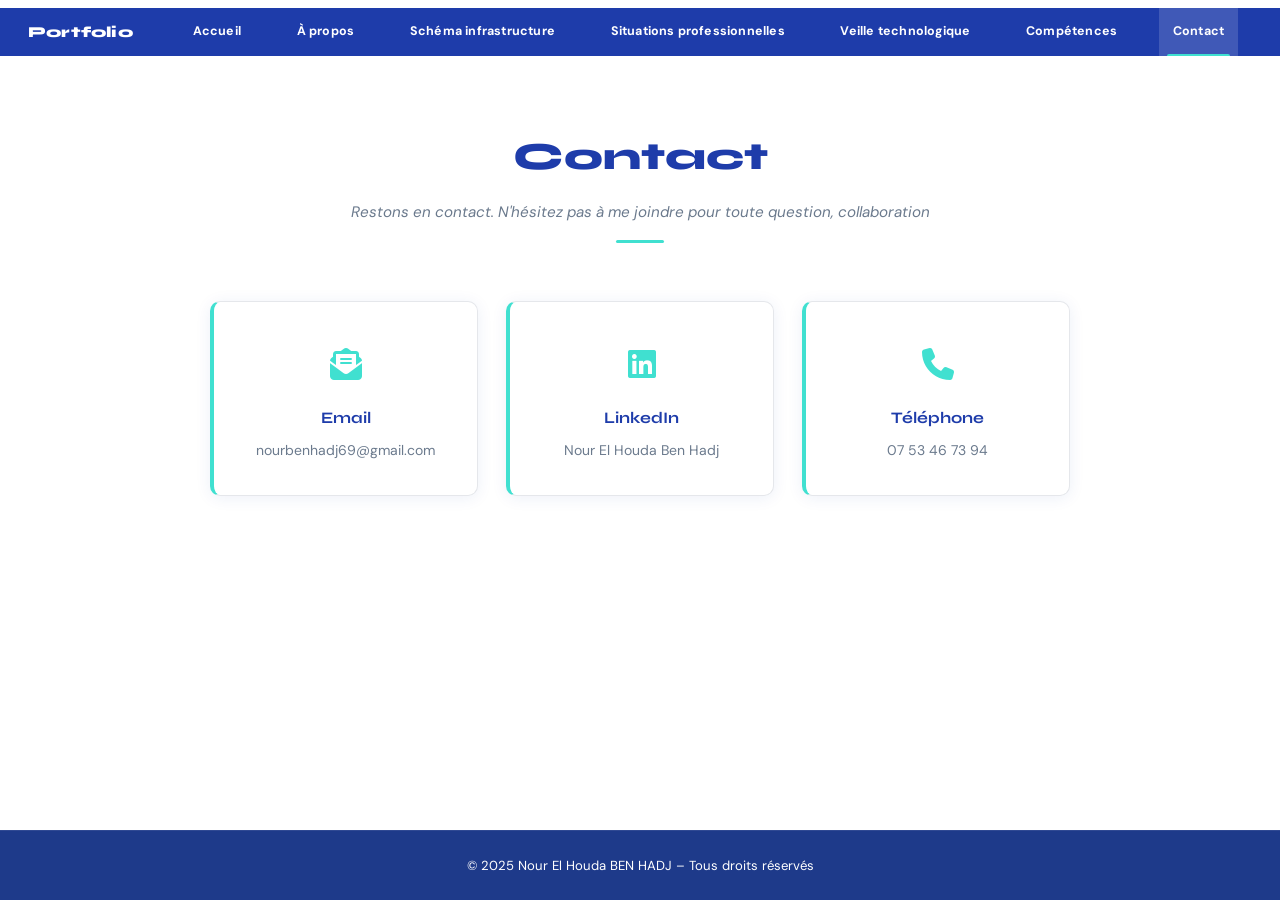
<file: contact.html>
<!DOCTYPE html>
<html lang="fr">
<head>
  <meta charset="UTF-8" />
  <meta name="viewport" content="width=device-width, initial-scale=1" />
  <title>Contact – BEN HADJ Nour El Houda</title>
  <link href="https://fonts.googleapis.com/css2?family=Syne:wght@400;600;700;800&family=DM+Sans:wght@300;400;500;600&display=swap" rel="stylesheet">
  <link rel="stylesheet" href="https://cdnjs.cloudflare.com/ajax/libs/font-awesome/6.5.0/css/all.min.css">

  <style>
    :root {
      --bleu: #1e3caa;
      --bleu-dark: #0d2654;
      --turquoise: #40e0d0;
      --texte: #2e2e2e;
      --texte-light: #6b7a8d;
      --border: rgba(26,61,124,0.1);
    }

    * { box-sizing: border-box; margin: 0; padding: 0; }

    body {
      background-color: #ffffff;
      color: var(--texte);
      font-family: 'DM Sans', sans-serif;
      line-height: 1.6;
      display: flex;
      flex-direction: column;
      min-height: 100vh;
    }

    /* ===== NAVBAR ===== */
    .navbar {
      background-color: var(--bleu);
      min-height: 48px;
      display: flex;
      align-items: center;
      position: sticky;
      top: 0;
      z-index: 100;
      margin-top: 8px;
    }
    .navbar-inner {
      max-width: 1300px;
      margin: 0 auto;
      padding: 0 28px;
      width: 100%;
      display: flex;
      align-items: center;
    }
    .navbar-brand {
      color: #fff;
      font-family: 'Syne', sans-serif;
      font-weight: 800;
      font-size: 0.95rem;
      letter-spacing: 0.2px;
      padding: 12px 0;
      margin-right: 32px;
      text-decoration: none;
      white-space: nowrap;
    }
    .nav-links {
      display: flex;
      align-items: center;
      list-style: none;
      flex: 1;
      justify-content: space-around;
      gap: 0;
    }
    .nav-links a {
      color: #fff;
      text-decoration: none;
      font-weight: 700;
      font-size: 0.78rem;
      letter-spacing: 0.2px;
      padding: 14px 14px;
      display: block;
      position: relative;
      transition: background 0.2s;
      white-space: nowrap;
    }
    .nav-links a::after {
      content: '';
      position: absolute;
      bottom: 0; left: 50%; right: 50%;
      height: 2px;
      background: var(--turquoise);
      transition: left 0.25s, right 0.25s;
      border-radius: 2px 2px 0 0;
    }
    .nav-links a:hover::after,
    .nav-links a.active::after { left: 10%; right: 10%; }
    .nav-links a:hover { background: rgba(255,255,255,0.07); }
    .nav-links a.active { background: rgba(255,255,255,0.15); }

    /* ===== MAIN ===== */
    main { flex: 1; }

    /* ===== PAGE HEADER ===== */
    .page-header {
      text-align: center;
      padding: 70px 20px 48px;
    }
    .page-header h1 {
      font-family: 'Syne', sans-serif;
      font-size: 2.4rem;
      font-weight: 800;
      color: var(--bleu);
      margin-bottom: 12px;
    }
    .page-header .subtitle {
      font-size: 0.95rem;
      color: var(--texte-light);
      font-style: italic;
      margin-bottom: 16px;
    }
    .header-line {
      width: 48px;
      height: 3px;
      background: var(--turquoise);
      margin: 0 auto;
      border-radius: 2px;
    }

    /* ===== CONTACT CARDS ===== */
    .contact-section {
      max-width: 960px;
      margin: 10px auto 80px;
      padding: 0 24px;
      display: flex;
      justify-content: center;
      gap: 28px;
      flex-wrap: wrap;
    }

    .contact-card {
      background: #ffffff;
      border-radius: 10px;
      box-shadow: 0 2px 16px rgba(30,60,170,0.08);
      border: 1px solid #e5e7eb;
      border-left: 4px solid var(--turquoise);
      padding: 38px 28px 34px;
      width: 268px;
      text-align: center;
      transition: transform 0.3s ease, box-shadow 0.3s ease;
    }
    .contact-card:hover {
      transform: translateY(-6px);
      box-shadow: 0 12px 30px rgba(30,60,170,0.13);
    }
    .contact-card .icon {
      font-size: 32px;
      color: var(--turquoise);
      margin-bottom: 14px;
    }
    .contact-card .label {
      font-family: 'Syne', sans-serif;
      font-size: 1rem;
      font-weight: 700;
      color: var(--bleu);
      margin-bottom: 8px;
    }
    .contact-card .info {
      font-size: 0.875rem;
      color: var(--texte-light);
      word-break: break-word;
    }
    .contact-card .info a {
      color: var(--texte-light);
      text-decoration: none;
      transition: color 0.2s;
    }
    .contact-card .info a:hover {
      color: var(--turquoise);
      text-decoration: underline;
    }

    /* ===== FOOTER ===== */
    footer {
      background-color: #1e3a8a;
      color: #fff;
      text-align: center;
      padding: 24px;
      font-size: 0.82rem;
      border-top: 1px solid rgba(255,255,255,0.08);
      margin-top: 40px;
    }

    /* ===== RESPONSIVE ===== */
    @media (max-width: 540px) {
      .nav-links { display: none; }
      .page-header h1 { font-size: 1.8rem; }
    }
  </style>
</head>
<body>

  <!-- ===== NAVBAR ===== -->
  <nav class="navbar">
    <div class="navbar-inner">
      <a class="navbar-brand" href="index.html">Portfolio</a>
      <ul class="nav-links">
        <li><a href="index.html">Accueil</a></li>
        <li><a href="parcours.html">À propos</a></li>
        <li><a href="formation.html">Schéma infrastructure</a></li>
        <li><a href="situations.html">Situations professionnelles</a></li>
        <li><a href="veille.html">Veille technologique</a></li>
        <li><a href="competances.html">Compétences</a></li>
        <li><a href="contact.html" class="active">Contact</a></li>
      </ul>
    </div>
  </nav>

  <!-- ===== MAIN ===== -->
  <main>
    <div class="page-header">
      <h1>Contact</h1>
      <p class="subtitle">Restons en contact. N'hésitez pas à me joindre pour toute question, collaboration</p>
      <div class="header-line"></div>
    </div>

    <div class="contact-section">

      <div class="contact-card">
        <div class="icon"><i class="fas fa-envelope-open-text"></i></div>
        <div class="label">Email</div>
        <div class="info"><a href="mailto:nourbenhadj69@gmail.com">nourbenhadj69@gmail.com</a></div>
      </div>

      <div class="contact-card">
        <div class="icon"><i class="fab fa-linkedin"></i></div>
        <div class="label">LinkedIn</div>
        <div class="info"><a href="https://www.linkedin.com/in/nour-el-houda-ben-hadj-6b8a13395/" target="_blank">Nour El Houda Ben Hadj</a></div>
      </div>

      <div class="contact-card">
        <div class="icon"><i class="fas fa-phone"></i></div>
        <div class="label">Téléphone</div>
        <div class="info"><a href="tel:0753467394">07 53 46 73 94</a></div>
      </div>

    </div>
  </main>

  <!-- ===== FOOTER ===== -->
  <footer>
    <p>&copy; 2025 Nour El Houda BEN HADJ – Tous droits réservés</p>
  </footer>

</body>
</html>
</file>
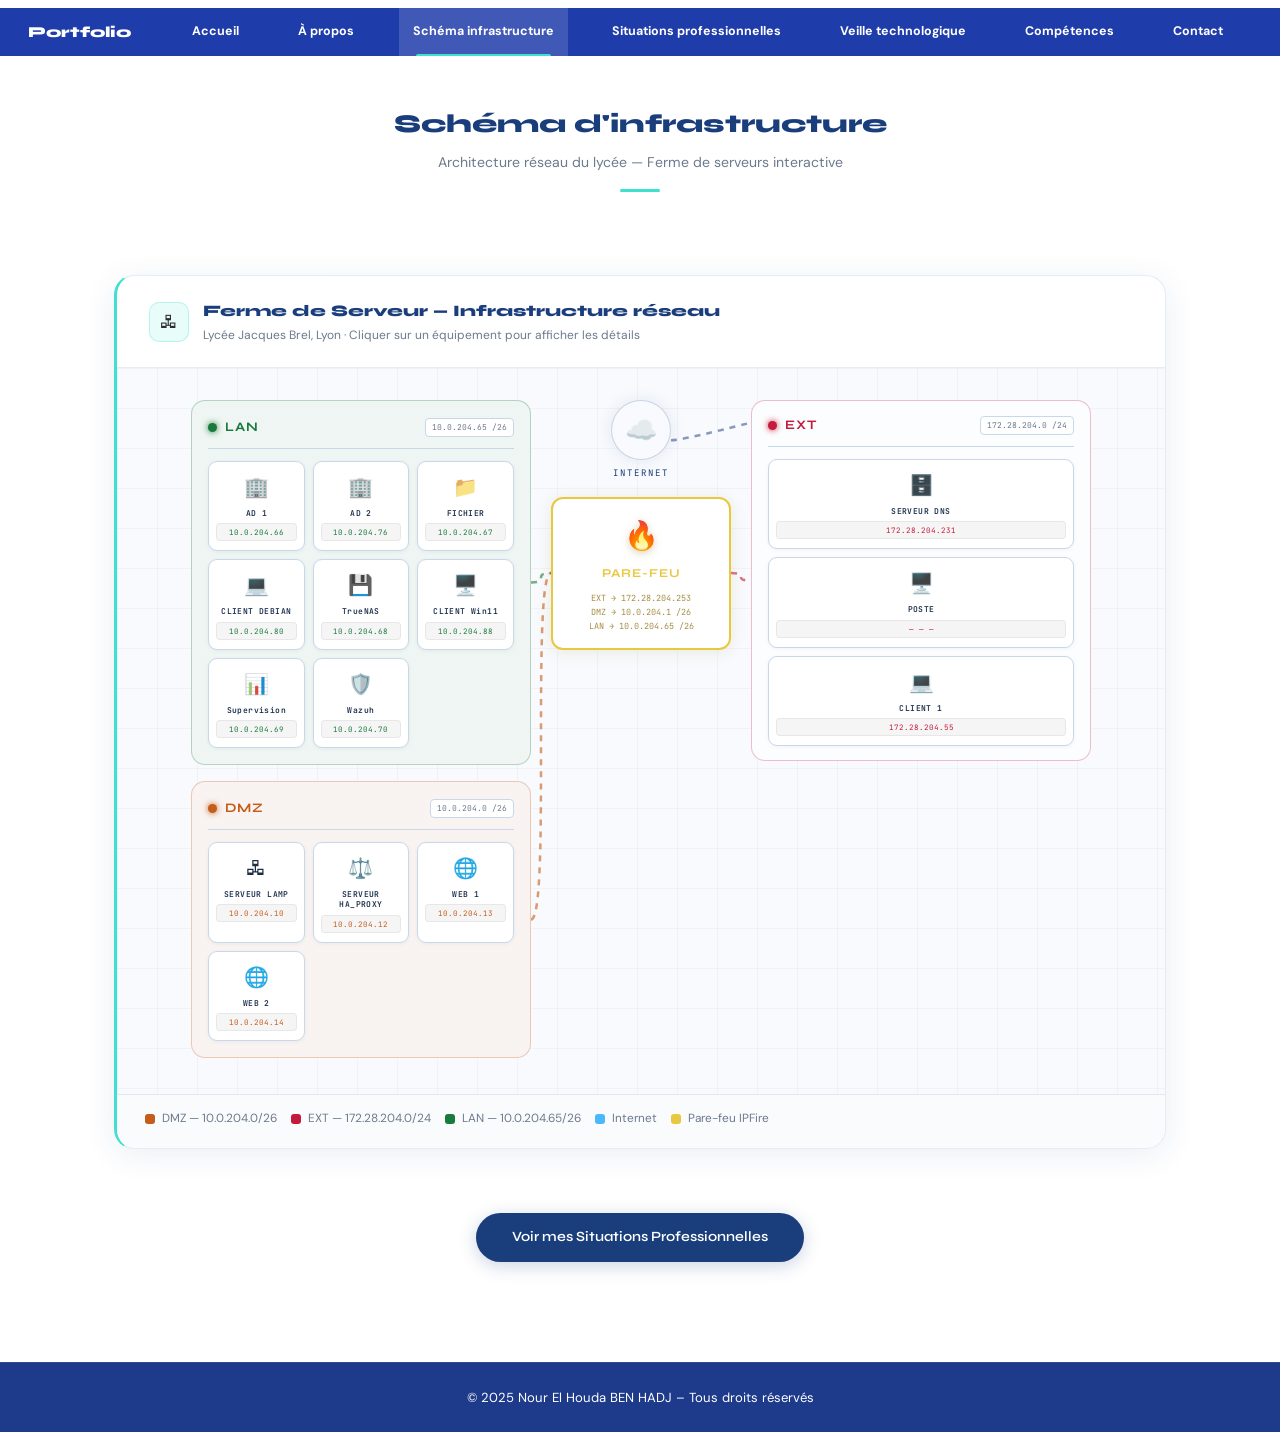
<file: formation.html>
<!DOCTYPE html>
<html lang="fr">
<head>
  <meta charset="UTF-8" />
  <meta name="viewport" content="width=device-width, initial-scale=1" />
  <title>Schéma Infrastructure – BTS SIO</title>
  <link href="https://fonts.googleapis.com/css2?family=Syne:wght@400;600;700;800&family=DM+Sans:wght@300;400;500;600&family=JetBrains+Mono:wght@300;400;600;700&display=swap" rel="stylesheet">

<style>
  /* ===== VARIABLES PORTFOLIO ===== */
  :root {
    --bleu: #1a3d7c;
    --bleu-dark: #0d2654;
    --turquoise: #40e0d0;
    --turquoise-light: rgba(64,224,208,0.12);
    --texte: #2e2e2e;
    --texte-light: #6b7a8d;
    --border: rgba(26,61,124,0.1);

    /* Variables diagramme — thème clair */
    --bg-diag: #f8fafd;
    --panel: #ffffff;
    --border-diag: #c8d8ea;
    --dmz: #c45c1a;
    --dmz-bg: rgba(196,92,26,0.06);
    --dmz-border: rgba(196,92,26,0.28);
    --lan: #1a7a3c;
    --lan-bg: rgba(26,122,60,0.06);
    --lan-border: rgba(26,122,60,0.28);
    --ext: #c41a3c;
    --ext-bg: rgba(196,26,60,0.06);
    --ext-border: rgba(196,26,60,0.28);
    --fw: #e8c840;
    --fw-bg: rgba(232,200,64,0.07);
    --text-diag: #1a2d4a;
    --text-dim: #6b7a8d;
    --accent: #1a3d7c;
    --glow: rgba(26,61,124,0.08);
  }

  * { box-sizing: border-box; margin: 0; padding: 0; }

  body {
    background: #ffffff;
    color: var(--texte);
    font-family: 'DM Sans', sans-serif;
    line-height: 1.6;
  }

  /* ===== NAVBAR ===== */
  .navbar {
    background-color: #1e3caa;
    min-height: 48px;
    display: flex;
    align-items: center;
    position: sticky;
    top: 0;
    z-index: 100;
    margin-top: 8px;
  }
  .navbar-inner {
    max-width: 1300px;
    margin: 0 auto;
    padding: 0 28px;
    width: 100%;
    display: flex;
    align-items: center;
  }
  .navbar-brand {
    color: #fff;
    font-family: 'Syne', sans-serif;
    font-weight: 800;
    font-size: 0.95rem;
    padding: 12px 0;
    margin-right: 32px;
    text-decoration: none;
    white-space: nowrap;
  }
  .nav-links {
    display: flex;
    align-items: center;
    list-style: none;
    flex: 1;
    justify-content: space-around;
  }
  .nav-links a {
    color: #fff;
    text-decoration: none;
    font-weight: 700;
    font-size: 0.78rem;
    padding: 14px 14px;
    display: block;
    position: relative;
    transition: background 0.2s;
    white-space: nowrap;
  }
  .nav-links a::after {
    content: '';
    position: absolute;
    bottom: 0; left: 50%; right: 50%;
    height: 2px;
    background: var(--turquoise);
    transition: left 0.25s, right 0.25s;
    border-radius: 2px 2px 0 0;
  }
  .nav-links a:hover::after,
  .nav-links a.active::after { left: 10%; right: 10%; }
  .nav-links a:hover { background: rgba(255,255,255,0.07); }
  .nav-links a.active { background: rgba(255,255,255,0.15); }

  /* ===== HERO ===== */
  .page-hero {
    background: #ffffff;
    padding: 48px 20px 36px;
    text-align: center;
  }
  .page-hero h1 {
    font-family: 'Syne', sans-serif;
    font-weight: 800;
    font-size: 1.6rem;
    color: var(--bleu);
  }
  .page-hero p {
    color: var(--texte-light);
    font-size: 0.88rem;
    margin-top: 6px;
  }
  .hero-accent {
    display: inline-block;
    width: 40px;
    height: 3px;
    background: var(--turquoise);
    border-radius: 2px;
    margin-top: 12px;
  }

  /* ===== MAIN ===== */
  .main-wrapper {
    max-width: 1100px;
    margin: 0 auto;
    padding: 40px 24px 100px;
  }

  /* ===== SCHEMA CARD WRAPPER ===== */
  .schema-card {
    background: #fff;
    border-radius: 20px;
    border: 1px solid var(--border);
    border-left: 3px solid var(--turquoise);
    box-shadow: 0 6px 32px rgba(26,61,124,0.09);
    overflow: hidden;
    animation: fadeUp 0.5s ease 0.05s both;
    margin-bottom: 40px;
  }
  .schema-card-header {
    padding: 22px 32px;
    border-bottom: 1px solid var(--border);
    display: flex;
    align-items: center;
    gap: 14px;
  }
  .schema-icon {
    width: 40px; height: 40px;
    border-radius: 10px;
    background: var(--turquoise-light);
    border: 1px solid rgba(64,224,208,0.3);
    display: flex;
    align-items: center;
    justify-content: center;
    font-size: 1.1rem;
    flex-shrink: 0;
  }
  .schema-card-header-text h3 {
    font-family: 'Syne', sans-serif;
    font-weight: 800;
    font-size: 1rem;
    color: var(--bleu);
    margin-bottom: 2px;
  }
  .schema-card-header-text p {
    font-size: 0.75rem;
    color: var(--texte-light);
  }

  /* ===== DIAGRAMME INTERACTIF ===== */
  .diag-wrapper {
    background: var(--bg-diag);
    padding: 32px 24px 36px;
    position: relative;
    overflow: hidden;
  }

  .diag-wrapper::before {
    content: ''; position: absolute; inset: 0;
    background-image:
      linear-gradient(rgba(26,61,124,0.04) 1px, transparent 1px),
      linear-gradient(90deg, rgba(26,61,124,0.04) 1px, transparent 1px);
    background-size: 40px 40px;
    pointer-events: none;
  }

  .diag-inner {
    position: relative;
    z-index: 1;
    max-width: 900px;
    margin: 0 auto;
    font-family: 'JetBrains Mono', monospace;
    color: var(--text-diag);
  }

  /* ===== LIGNES DE CONNEXION SVG ===== */
  .lines-overlay {
    position: absolute;
    top: 0; left: 0;
    width: 100%; height: 100%;
    pointer-events: none;
    z-index: 0; /* Derrière les blocs */
  }
  .net-line {
    fill: none;
    stroke-width: 2.5;
    stroke-dasharray: 6 6;
    animation: dashFlow 20s linear infinite;
  }
  .line-fw-lan { stroke: var(--lan); opacity: 0.6; }
  .line-fw-dmz { stroke: var(--dmz); opacity: 0.6; }
  .line-fw-ext { stroke: var(--ext); opacity: 0.6; }
  .line-inet-ext { stroke: var(--accent); opacity: 0.5; }

  @keyframes dashFlow {
    to { stroke-dashoffset: -1000; }
  }

  /* ===== GRILLE 3 COLONNES ===== */
  .diag-grid {
    display: grid;
    grid-template-columns: 1fr 180px 1fr;
    gap: 20px;
    align-items: start;
    position: relative;
    z-index: 1; /* Devant les lignes */
  }
  .col-left  { display: flex; flex-direction: column; gap: 16px; }
  .col-center { display: flex; flex-direction: column; align-items: center; gap: 16px; }
  .col-right { display: flex; align-items: flex-start; padding-top: 0; }

  /* Internet */
  .internet-zone {
    display: flex; justify-content: center;
    animation: fadeDown 0.6s 0.1s ease both;
  }
  .internet-node {
    display: flex; flex-direction: column; align-items: center; gap: 6px;
    position: relative;
  }
  .cloud-icon {
    width: 60px; height: 60px;
    background: rgba(26,61,124,0.07);
    border: 1px solid rgba(26,61,124,0.2);
    border-radius: 50%;
    display: flex; align-items: center; justify-content: center;
    font-size: 26px;
    animation: pulse 3s ease-in-out infinite;
    box-shadow: 0 0 16px rgba(26,61,124,0.1);
    background: #f8fafd; /* Pour cacher les lignes derrière */
  }
  .internet-node .inet-label {
    font-size: 9px; color: var(--accent);
    letter-spacing: 2px; text-transform: uppercase;
  }

  /* Zone EXT */
  .ext-zone-card {
    background: var(--ext-bg);
    border: 1px solid var(--ext-border);
    border-radius: 14px; padding: 14px 16px;
    --zone-color: var(--ext);
    --zone-glow: rgba(168,22,46,0.15);
    transition: box-shadow 0.3s;
    animation: fadeDown 0.6s 0.2s ease both;
    width: 100%;
    background-color: #fcfdfe; /* Fond opaque pour masquer les lignes dessous */
  }
  .ext-zone-card:hover { box-shadow: 0 0 22px var(--zone-glow); }
  .ext-inner { display: flex; flex-direction: column; gap: 8px; }

  /* Pare-feu */
  .firewall-node {
    display: flex; flex-direction: column; align-items: center; gap: 7px;
    background: #fff;
    border: 2px solid var(--fw);
    border-radius: 12px; padding: 14px 20px;
    box-shadow: 0 2px 16px rgba(138,104,0,0.12);
    cursor: pointer; transition: all 0.25s;
    width: 100%; position: relative;
    animation: fadeUp 0.5s 0.3s ease both;
  }
  .firewall-node:hover {
    box-shadow: 0 4px 28px rgba(138,104,0,0.22); transform: scale(1.03);
  }
  .fw-icon { font-size: 28px; filter: drop-shadow(0 2px 4px rgba(138,104,0,0.3)); }
  .fw-name {
    font-family: 'Syne', sans-serif;
    font-size: 12px; font-weight: 700;
    color: var(--fw); letter-spacing: 1px;
  }
  .fw-ips { font-size: 8.5px; color: rgba(138,104,0,0.75); text-align: center; line-height: 1.7; }

  /* Zones DMZ + LAN */
  .zone {
    border-radius: 14px; padding: 16px; border: 1px solid;
    transition: box-shadow 0.3s;
    animation: fadeUp 0.6s 0.3s ease both;
    background-color: #fcfdfe; /* Fond opaque */
  }
  .zone:hover { box-shadow: 0 0 22px var(--zone-glow); }
  .zone.dmz {
    border-color: var(--dmz-border);
    --zone-glow: rgba(184,74,14,0.15); --zone-color: var(--dmz);
    background-image: linear-gradient(var(--dmz-bg), var(--dmz-bg));
  }
  .zone.lan {
    border-color: var(--lan-border);
    --zone-glow: rgba(22,104,48,0.15); --zone-color: var(--lan);
    background-image: linear-gradient(var(--lan-bg), var(--lan-bg));
  }

  .zone-header {
    display: flex; align-items: center; gap: 8px;
    margin-bottom: 12px; padding-bottom: 10px;
    border-bottom: 1px solid var(--border-diag);
  }
  .zone-dot {
    width: 9px; height: 9px; border-radius: 50%;
    background: var(--zone-color); box-shadow: 0 0 6px var(--zone-color);
    flex-shrink: 0;
  }
  .zone-title {
    font-family: 'Syne', sans-serif;
    font-size: 13px; font-weight: 700;
    color: var(--zone-color); letter-spacing: 1px;
  }
  .zone-subnet {
    margin-left: auto; font-size: 8px; color: var(--text-dim);
    background: #fff; padding: 2px 6px;
    border-radius: 4px; border: 1px solid var(--border-diag);
  }

  /* Grille serveurs */
  .server-grid {
    display: grid;
    grid-template-columns: repeat(auto-fill, minmax(90px, 1fr));
    gap: 8px;
  }
  .server-card {
    background: #ffffff;
    border: 1px solid var(--border-diag); border-radius: 9px;
    padding: 9px 7px; display: flex; flex-direction: column; align-items: center; gap: 5px;
    cursor: pointer; transition: all 0.2s;
    position: relative; overflow: hidden;
    box-shadow: 0 1px 4px rgba(26,61,124,0.06);
  }
  .server-card::before {
    content: ''; position: absolute; top: 0; left: 0; right: 0;
    height: 2px; background: var(--zone-color);
    opacity: 0; transition: opacity 0.2s;
  }
  .server-card:hover::before { opacity: 1; }
  .server-card:hover {
    border-color: var(--zone-color); transform: translateY(-2px);
    box-shadow: 0 4px 14px rgba(0,0,0,0.1);
  }
  .server-icon { font-size: 20px; filter: grayscale(0.2); transition: filter 0.2s; }
  .server-card:hover .server-icon { filter: none; }
  .server-name {
    font-size: 8px; font-weight: 600;
    color: var(--text-diag); text-align: center;
    line-height: 1.3; letter-spacing: 0.4px;
  }
  .server-ip {
    font-size: 7.5px; color: var(--zone-color);
    background: rgba(0,0,0,0.04); border: 1px solid rgba(0,0,0,0.06);
    padding: 2px 5px; border-radius: 4px;
    width: 100%; text-align: center;
  }

  /* Légende */
  .schema-legend {
    padding: 14px 28px 20px; display: flex; flex-wrap: wrap; gap: 14px;
    border-top: 1px solid var(--border); background: #fafbfc;
  }
  .legend-item { display: flex; align-items: center; gap: 7px; font-size: 0.74rem; color: var(--texte-light); }
  .legend-dot { width: 10px; height: 10px; border-radius: 3px; flex-shrink: 0; }

  /* ===== TOOLTIP ===== */
  .tooltip-overlay {
    display: none; position: fixed; inset: 0;
    background: rgba(0,0,0,0.72); z-index: 200;
    align-items: center; justify-content: center; backdrop-filter: blur(5px);
  }
  .tooltip-overlay.visible { display: flex; }
  .tooltip-box {
    background: #ffffff; border: 1px solid #c8d8ea;
    border-radius: 16px; padding: 28px 32px;
    max-width: 400px; width: 90%; position: relative;
    animation: popIn 0.2s ease both; box-shadow: 0 8px 40px rgba(26,61,124,0.15);
  }
  .tooltip-box h3 {
    font-family: 'Syne', sans-serif;
    font-size: 18px; font-weight: 700; color: var(--bleu); margin-bottom: 12px;
  }
  .tip-ip {
    font-size: 11px; color: var(--bleu);
    padding: 4px 10px; background: rgba(26,61,124,0.07);
    border-radius: 6px; display: inline-block;
    margin-bottom: 10px; font-family: 'JetBrains Mono', monospace;
    border: 1px solid rgba(26,61,124,0.15);
  }
  .tooltip-box p { font-size: 12px; color: var(--texte-light); line-height: 1.7; font-family: 'DM Sans', sans-serif; }
  .tooltip-close {
    position: absolute; top: 14px; right: 16px;
    background: none; border: none; color: var(--texte-light); font-size: 18px;
    cursor: pointer; line-height: 1;
  }
  .tooltip-close:hover { color: var(--bleu); }

  /* ===== CTA ===== */
  .btn-cta {
    display: inline-block; background: var(--bleu); color: #fff;
    padding: 13px 36px; border-radius: 50px; text-decoration: none; font-weight: 600;
    font-family: 'Syne', sans-serif; font-size: 0.88rem;
    transition: background 0.3s, transform 0.2s, box-shadow 0.3s;
    box-shadow: 0 4px 18px rgba(26,61,124,0.22);
  }
  .btn-cta:hover {
    background: var(--turquoise); color: var(--bleu);
    transform: translateY(-2px); box-shadow: 0 8px 24px rgba(64,224,208,0.35);
  }

  /* ===== FOOTER ===== */
  footer {
    background-color: #1e3a8a; color: #fff; text-align: center; padding: 24px;
    font-size: 0.82rem; border-top: 1px solid rgba(255,255,255,0.08);
  }

  /* ===== ANIMATIONS ===== */
  @keyframes fadeUp { from { opacity: 0; transform: translateY(22px); } to { opacity: 1; transform: translateY(0); } }
  @keyframes fadeDown { from { opacity: 0; transform: translateY(-14px); } to { opacity: 1; transform: translateY(0); } }
  @keyframes pulse { 0%, 100% { box-shadow: 0 0 16px rgba(26,61,124,0.1); } 50% { box-shadow: 0 0 28px rgba(26,61,124,0.22); } }
  @keyframes popIn { from { opacity: 0; transform: scale(0.92); } to { opacity: 1; transform: scale(1); } }

  /* ===== RESPONSIVE ===== */
  @media (max-width: 780px) {
    .nav-links { display: none; }
    .diag-grid { grid-template-columns: 1fr; }
    .col-right { margin-top: 0; }
    .diag-wrapper { padding: 20px 12px 24px; }
  }
</style>
</head>
<body>

<nav class="navbar">
  <div class="navbar-inner">
    <a class="navbar-brand" href="index.html">Portfolio</a>
    <ul class="nav-links">
      <li><a href="index.html">Accueil</a></li>
      <li><a href="parcours.html">À propos</a></li>
      <li><a href="formation.html" class="active">Schéma infrastructure</a></li>
      <li><a href="situations.html">Situations professionnelles</a></li>
      <li><a href="veille.html">Veille technologique</a></li>
      <li><a href="competances.html">Compétences</a></li>
      <li><a href="contact.html">Contact</a></li>
    </ul>
  </div>
</nav>

<div class="page-hero">
  <h1>Schéma d'infrastructure</h1>
  <p>Architecture réseau du lycée — Ferme de serveurs interactive</p>
  <div class="hero-accent"></div>
</div>

<div class="main-wrapper">

  <div class="schema-card">
    <div class="schema-card-header">
      <div class="schema-icon">🖧</div>
      <div class="schema-card-header-text">
        <h3>Ferme de Serveur — Infrastructure réseau</h3>
        <p>Lycée Jacques Brel, Lyon · Cliquer sur un équipement pour afficher les détails</p>
      </div>
    </div>

    <div class="diag-wrapper">
      <div class="diag-inner">

        <svg class="lines-overlay" id="linesOverlay"></svg>

        <div class="diag-grid">

          <div class="col-left">
            <div class="zone lan" id="zone-lan">
              <div class="zone-header">
                <div class="zone-dot"></div>
                <span class="zone-title">LAN</span>
                <span class="zone-subnet">10.0.204.65 /26</span>
              </div>
              <div class="server-grid">
                <div class="server-card" onclick="showInfo('SERVEUR AD 1','10.0.204.66','Contrôleur de domaine Active Directory principal. Gère l\'authentification, les stratégies de groupe (GPO) et les ressources du domaine.')">
                  <div class="server-icon">🏢</div><div class="server-name">AD 1</div><div class="server-ip">10.0.204.66</div>
                </div>
                <div class="server-card" onclick="showInfo('SERVEUR AD 2','10.0.204.76','Contrôleur de domaine secondaire. Assure la redondance de l\'Active Directory en cas de défaillance d\'AD 1.')">
                  <div class="server-icon">🏢</div><div class="server-name">AD 2</div><div class="server-ip">10.0.204.76</div>
                </div>
                <div class="server-card" onclick="showInfo('SERVEUR FICHIER','10.0.204.67','Serveur de fichiers partagés pour les utilisateurs du domaine. Gestion des droits via Active Directory.')">
                  <div class="server-icon">📁</div><div class="server-name">FICHIER</div><div class="server-ip">10.0.204.67</div>
                </div>
                <div class="server-card" onclick="showInfo('CLIENT DEBIAN','10.0.204.80','Poste client Linux Debian intégré au réseau LAN. Utilisé pour les tests et la supervision depuis l\'intérieur.')">
                  <div class="server-icon">💻</div><div class="server-name">CLIENT DEBIAN</div><div class="server-ip">10.0.204.80</div>
                </div>
                <div class="server-card" onclick="showInfo('SERVEUR TrueNAS','10.0.204.68','Solution NAS TrueNAS. Stockage centralisé, snapshots ZFS et partages réseau pour les serveurs et utilisateurs.')">
                  <div class="server-icon">💾</div><div class="server-name">TrueNAS</div><div class="server-ip">10.0.204.68</div>
                </div>
                <div class="server-card" onclick="showInfo('CLIENT Win11','10.0.204.88','Poste Windows 11 rattaché au domaine Active Directory. Représente un utilisateur final du réseau interne.')">
                  <div class="server-icon">🖥️</div><div class="server-name">CLIENT Win11</div><div class="server-ip">10.0.204.88</div>
                </div>
                <div class="server-card" onclick="showInfo('Serveur Supervision','10.0.204.69','Serveur de supervision réseau Centreon. Surveille l\'état des équipements via SNMP (SNMPv2/v3) et génère des alertes en cas d\'anomalie.')">
                  <div class="server-icon">📊</div><div class="server-name">Supervision</div><div class="server-ip">10.0.204.69</div>
                </div>
                <div class="server-card" onclick="showInfo('Serveur Wazuh','10.0.204.70','Plateforme SIEM Wazuh. Collecte et analyse les logs de sécurité, détection d\'intrusions (IDS) et réponse aux incidents sur l\'ensemble du parc.')">
                  <div class="server-icon">🛡️</div><div class="server-name">Wazuh</div><div class="server-ip">10.0.204.70</div>
                </div>
              </div>
            </div>

            <div class="zone dmz" id="zone-dmz">
              <div class="zone-header">
                <div class="zone-dot"></div>
                <span class="zone-title">DMZ</span>
                <span class="zone-subnet">10.0.204.0 /26</span>
              </div>
              <div class="server-grid">
                <div class="server-card" onclick="showInfo('SERVEUR LAMP','10.0.204.10','Serveur LAMP (Linux, Apache, MariaDB, PHP). Héberge l\'application web principale de la ferme. Accessible depuis la DMZ.')">
                  <div class="server-icon">🖧</div><div class="server-name">SERVEUR LAMP</div><div class="server-ip">10.0.204.10</div>
                </div>
                <div class="server-card" onclick="showInfo('SERVEUR HA_PROXY','10.0.204.12','Reverse proxy et load balancer HAProxy. Répartit les requêtes entre WEB 1 et WEB 2 en round-robin avec persistance de session par cookie.')">
                  <div class="server-icon">⚖️</div><div class="server-name">SERVEUR HA_PROXY</div><div class="server-ip">10.0.204.12</div>
                </div>
                <div class="server-card" onclick="showInfo('WEB 1','10.0.204.13','Serveur web Apache 1 — nœud du cluster géré par HAProxy. Répond aux requêtes HTTP/HTTPS réparties par le load balancer.')">
                  <div class="server-icon">🌐</div><div class="server-name">WEB 1</div><div class="server-ip">10.0.204.13</div>
                </div>
                <div class="server-card" onclick="showInfo('WEB 2','10.0.204.14','Serveur web Apache 2 — second nœud du cluster. Assure la haute disponibilité en cas de panne de WEB 1.')">
                  <div class="server-icon">🌐</div><div class="server-name">WEB 2</div><div class="server-ip">10.0.204.14</div>
                </div>
              </div>
            </div>
          </div><div class="col-center">
            <div class="internet-zone">
              <div class="internet-node" id="node-inet">
                <div class="cloud-icon">☁️</div>
                <div class="inet-label">Internet</div>
              </div>
            </div>
            <div class="firewall-node" id="node-fw"
                 onclick="showInfo('PARE-FEU (IPFire)','EXT: 172.28.204.253 | DMZ: 10.0.204.1/26 | LAN: 10.0.204.65/26','Pare-feu central de la ferme de serveur. Filtre le trafic entre les trois zones : EXT (internet), DMZ (serveurs publics) et LAN (réseau interne). Cloisonnement strict de chaque segment.')">
              <div class="fw-icon">🔥</div>
              <div class="fw-name">PARE-FEU</div>
              <div class="fw-ips">
                EXT → 172.28.204.253<br>
                DMZ → 10.0.204.1 /26<br>
                LAN → 10.0.204.65 /26
              </div>
            </div>
          </div><div class="col-right">
            <div class="ext-zone-card" id="zone-ext" style="--zone-color:var(--ext);">
              <div class="zone-header" style="--zone-color:var(--ext);">
                <div class="zone-dot" style="background:var(--ext);box-shadow:0 0 6px var(--ext);"></div>
                <span class="zone-title" style="color:var(--ext);">EXT</span>
                <span class="zone-subnet">172.28.204.0 /24</span>
              </div>
              <div class="ext-inner">
                <div class="server-card" style="--zone-color:var(--ext);"
                     onclick="showInfo('SERVEUR DNS','172.28.204.231','Serveur DNS de la zone externe. Résolution de noms pour les clients et postes de la zone EXT.')">
                  <div class="server-icon">🗄️</div><div class="server-name">SERVEUR DNS</div><div class="server-ip" style="color:var(--ext);">172.28.204.231</div>
                </div>
                <div class="server-card" style="--zone-color:var(--ext);"
                     onclick="showInfo('POSTE','172.28.204.x','Poste de travail de la zone externe.')">
                  <div class="server-icon">🖥️</div><div class="server-name">POSTE</div><div class="server-ip" style="color:var(--ext);">— — —</div>
                </div>
                <div class="server-card" style="--zone-color:var(--ext);"
                     onclick="showInfo('CLIENT 1','172.28.204.55','Client de test en zone externe simulant un utilisateur depuis l\'extérieur.')">
                  <div class="server-icon">💻</div><div class="server-name">CLIENT 1</div><div class="server-ip" style="color:var(--ext);">172.28.204.55</div>
                </div>
              </div>
            </div>
          </div></div></div></div><div class="schema-legend">
      <div class="legend-item"><div class="legend-dot" style="background:#c45c1a;"></div><span>DMZ — 10.0.204.0/26</span></div>
      <div class="legend-item"><div class="legend-dot" style="background:#c41a3c;"></div><span>EXT — 172.28.204.0/24</span></div>
      <div class="legend-item"><div class="legend-dot" style="background:#1a7a3c;"></div><span>LAN — 10.0.204.65/26</span></div>
      <div class="legend-item"><div class="legend-dot" style="background:#4ab8ff;"></div><span>Internet</span></div>
      <div class="legend-item"><div class="legend-dot" style="background:#e8c840;"></div><span>Pare-feu IPFire</span></div>
    </div>

  </div><div style="text-align:center; padding-top:24px;">
    <a href="situations.html" class="btn-cta">Voir mes Situations Professionnelles</a>
  </div>

</div><div class="tooltip-overlay" id="tooltipOverlay" onclick="closeTooltip(event)">
  <div class="tooltip-box">
    <button class="tooltip-close" onclick="closeInfo()">✕</button>
    <h3 id="tipTitle"></h3>
    <div class="tip-ip" id="tipIp"></div>
    <p id="tipDesc"></p>
  </div>
</div>

<footer>
  <p>&copy; 2025 Nour El Houda BEN HADJ – Tous droits réservés</p>
</footer>

<script>
  // --- Gestion du Tooltip ---
  function showInfo(name, ip, desc) {
    document.getElementById('tipTitle').textContent = name;
    document.getElementById('tipIp').textContent = ip;
    document.getElementById('tipDesc').textContent = desc;
    document.getElementById('tooltipOverlay').classList.add('visible');
  }
  function closeInfo() {
    document.getElementById('tooltipOverlay').classList.remove('visible');
  }
  function closeTooltip(e) {
    if (e.target === document.getElementById('tooltipOverlay')) closeInfo();
  }
  document.addEventListener('keydown', e => {
    if (e.key === 'Escape') closeInfo();
  });

  // --- Gestion des Lignes SVG ---
  function drawLines() {
    const svg = document.getElementById('linesOverlay');
    if (!svg) return;

    const container = document.querySelector('.diag-inner');
    const rectContainer = container.getBoundingClientRect();

    // Helper pour récupérer le point d'ancrage d'un élément
    const getAnchor = (id, position) => {
      const el = document.getElementById(id);
      if (!el) return { x: 0, y: 0 };
      const r = el.getBoundingClientRect();
      let x = 0, y = 0;
      if (position === 'right') { x = r.right; y = r.top + r.height / 2; }
      else if (position === 'left') { x = r.left; y = r.top + r.height / 2; }
      else if (position === 'top') { x = r.left + r.width / 2; y = r.top; }
      else if (position === 'bottom') { x = r.left + r.width / 2; y = r.bottom; }
      // Coordonnées relatives au conteneur SVG
      return { x: x - rectContainer.left, y: y - rectContainer.top };
    };

    // Helper pour générer une courbe de Bézier élégante
    const createCurve = (p1, p2, orientation) => {
      if (orientation === 'H') {
        const offset = Math.max(Math.abs(p2.x - p1.x) / 2, 20);
        return `M ${p1.x} ${p1.y} C ${p1.x + offset} ${p1.y}, ${p2.x - offset} ${p2.y}, ${p2.x} ${p2.y}`;
      } else if (orientation === 'V') {
        const offset = Math.max(Math.abs(p2.y - p1.y) / 2, 20);
        return `M ${p1.x} ${p1.y} C ${p1.x} ${p1.y + offset}, ${p2.x} ${p2.y - offset}, ${p2.x} ${p2.y}`;
      } else if (orientation === 'MIX') {
        return `M ${p1.x} ${p1.y} C ${p1.x + 30} ${p1.y}, ${p2.x} ${p2.y - 30}, ${p2.x} ${p2.y}`;
      }
    };

    const isMobile = window.innerWidth <= 780;
    let paths = '';

    if (!isMobile) {
      // Configuration Bureau : Lignes horizontales / mixtes
      const pLan = getAnchor('zone-lan', 'right');
      const pDmz = getAnchor('zone-dmz', 'right');
      const pFwL = getAnchor('node-fw', 'left');
      const pFwR = getAnchor('node-fw', 'right');
      const pExtL = getAnchor('zone-ext', 'left');
      const pExtT = getAnchor('zone-ext', 'top');
      const pInetR = getAnchor('node-inet', 'right');

      paths += `<path class="net-line line-fw-lan" d="${createCurve(pLan, pFwL, 'H')}" />`;
      paths += `<path class="net-line line-fw-dmz" d="${createCurve(pDmz, pFwL, 'H')}" />`;
      paths += `<path class="net-line line-fw-ext" d="${createCurve(pFwR, pExtL, 'H')}" />`;
      paths += `<path class="net-line line-inet-ext" d="${createCurve(pInetR, pExtT, 'MIX')}" />`;
    } else {
      // Configuration Mobile : Les blocs s'empilent, on connecte de haut en bas
      const pLan = getAnchor('zone-lan', 'bottom');
      const pDmz = getAnchor('zone-dmz', 'bottom');
      const pFwT = getAnchor('node-fw', 'top');
      const pFwB = getAnchor('node-fw', 'bottom');
      const pExtT = getAnchor('zone-ext', 'top');
      const pInetB = getAnchor('node-inet', 'bottom');

      paths += `<path class="net-line line-fw-lan" d="${createCurve(pLan, pFwT, 'V')}" />`;
      paths += `<path class="net-line line-fw-dmz" d="${createCurve(pDmz, pFwT, 'V')}" />`;
      paths += `<path class="net-line line-fw-ext" d="${createCurve(pFwB, pExtT, 'V')}" />`;
      paths += `<path class="net-line line-inet-ext" d="${createCurve(pInetB, pExtT, 'V')}" />`;
    }

    svg.innerHTML = paths;
  }

  // Tracer les lignes au chargement et au redimensionnement
  window.addEventListener('load', drawLines);
  window.addEventListener('resize', drawLines);
  // Un petit délai pour s'assurer que la police et le layout sont bien calculés
  setTimeout(drawLines, 150);
</script>

</body>
</html>
</file>
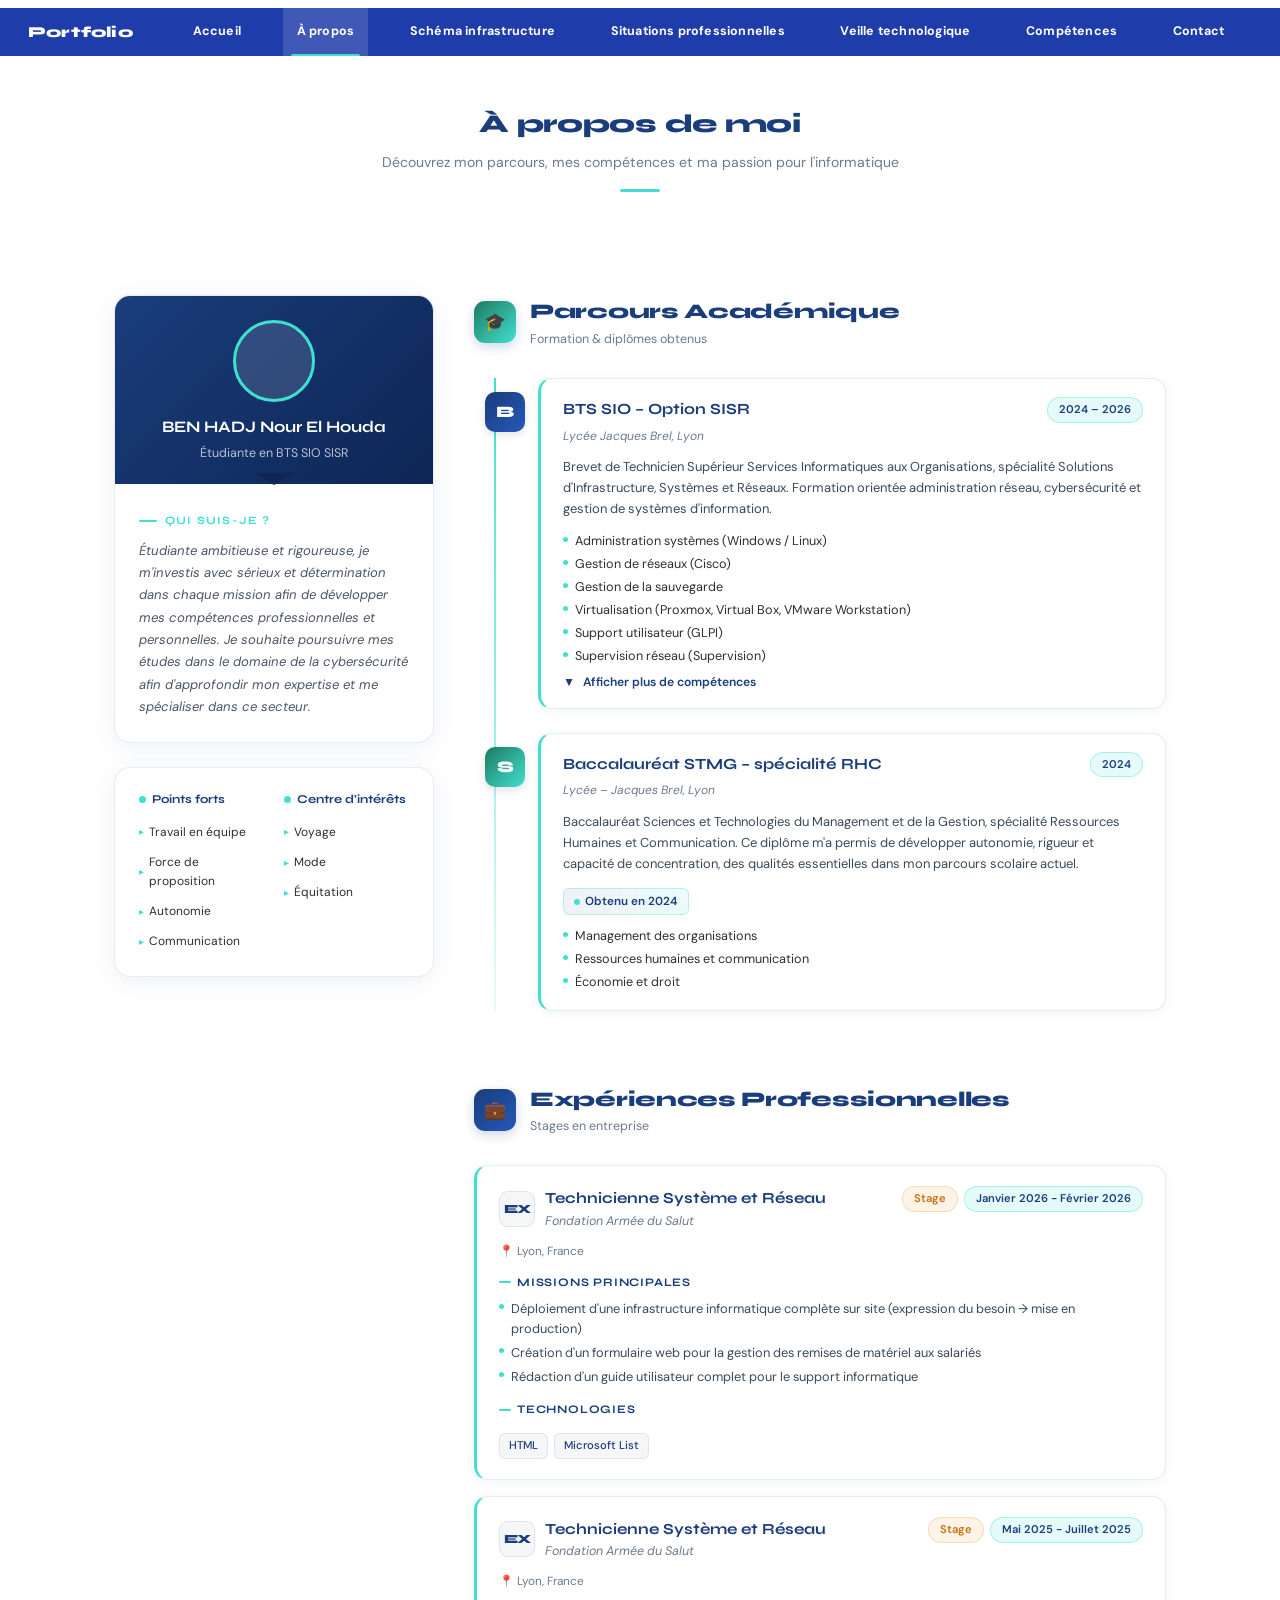
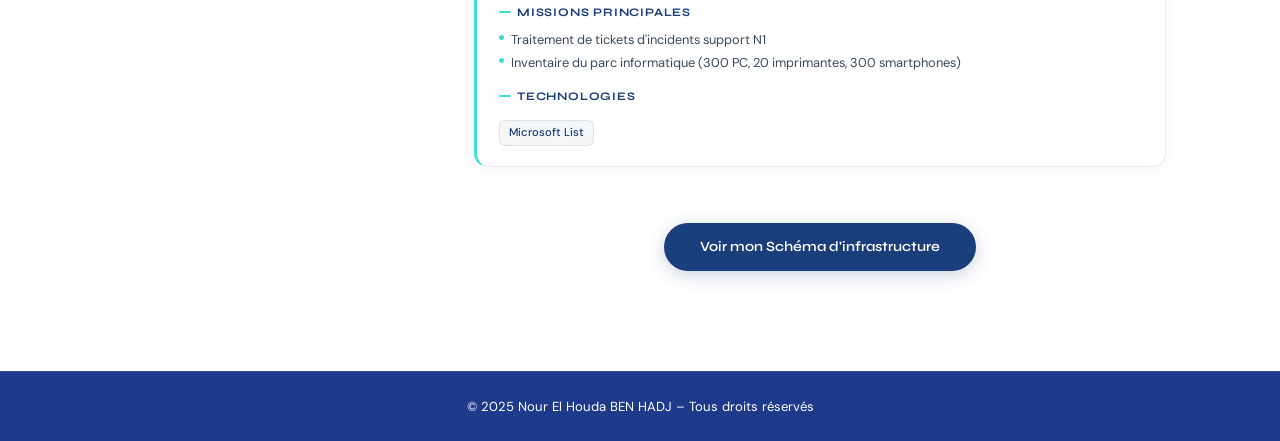
<file: parcours.html>
<!DOCTYPE html>
<html lang="fr">
<head>
  <meta charset="UTF-8" />
  <meta name="viewport" content="width=device-width, initial-scale=1" />
  <title>Portfolio – BEN HADJ Nour El Houda</title>
  <link href="https://fonts.googleapis.com/css2?family=Syne:wght@400;600;700;800&family=DM+Sans:wght@300;400;500;600&display=swap" rel="stylesheet">
<style>
  :root {
    --bleu: #1a3d7c;
    --bleu-dark: #0d2654;
    --turquoise: #40e0d0;
    --turquoise-light: rgba(64,224,208,0.12);
    --gris-clair: #f5f6f8;
    --gris-medium: #eef0f4;
    --texte: #2e2e2e;
    --texte-light: #6b7a8d;
    --border: rgba(26,61,124,0.1);
  }
  * { box-sizing: border-box; margin: 0; padding: 0; }
  body { background-color: #ffffff; color: var(--texte); font-family: 'DM Sans', sans-serif; line-height: 1.6; }
  .navbar { background-color: #1e3caa; min-height: 48px; display: flex; align-items: center; position: sticky; top: 0; z-index: 100; margin-top: 8px; }
  .navbar-inner { max-width: 1300px; margin: 0 auto; padding: 0 28px; width: 100%; display: flex; align-items: center; }
  .navbar-brand { color: #fff; font-family: 'Syne', sans-serif; font-weight: 800; font-size: 0.95rem; letter-spacing: 0.2px; padding: 12px 0; margin-right: 32px; text-decoration: none; white-space: nowrap; }
  .nav-links { display: flex; align-items: center; list-style: none; flex: 1; justify-content: space-around; gap: 0; }
  .nav-links a { color: #fff; text-decoration: none; font-weight: 700; font-size: 0.78rem; letter-spacing: 0.2px; padding: 14px 14px; display: block; position: relative; transition: background 0.2s; white-space: nowrap; }
  .nav-links a::after { content: ''; position: absolute; bottom: 0; left: 50%; right: 50%; height: 2px; background: var(--turquoise); transition: left 0.25s, right 0.25s; border-radius: 2px 2px 0 0; }
  .nav-links a:hover::after, .nav-links a.active::after { left: 10%; right: 10%; }
  .nav-links a:hover { background: rgba(255,255,255,0.07); }
  .nav-links a.active { background: rgba(255,255,255,0.15); }
  .page-hero { background: #ffffff; padding: 48px 20px 36px; text-align: center; }
  .page-hero h1 { font-family: 'Syne', sans-serif; font-weight: 800; font-size: 1.6rem; letter-spacing: -0.3px; color: var(--bleu); }
  .page-hero p { color: var(--texte-light); font-size: 0.88rem; margin-top: 6px; }
  .hero-accent { display: inline-block; width: 40px; height: 3px; background: var(--turquoise); border-radius: 2px; margin-top: 12px; }
  .main-wrapper { max-width: 1100px; margin: 0 auto; padding: 60px 24px 100px; display: grid; grid-template-columns: 320px 1fr; gap: 40px; align-items: start; }
  .left-col { display: flex; flex-direction: column; gap: 24px; position: sticky; top: 66px; }
  .about-card { background: #fff; border-radius: 16px; border: 1px solid var(--border); box-shadow: 0 4px 24px rgba(26,61,124,0.08); overflow: hidden; animation: fadeUp 0.5s ease 0.1s both; }
  .about-card-header { background: linear-gradient(135deg, var(--bleu), var(--bleu-dark)); padding: 24px 24px 20px; text-align: center; position: relative; }
  .about-card-header::after { content: ''; position: absolute; bottom: -1px; left: 50%; transform: translateX(-50%); width: 0; height: 0; border-left: 20px solid transparent; border-right: 20px solid transparent; border-top: 12px solid var(--bleu-dark); }
  .avatar-ring { width: 82px; height: 82px; border-radius: 50%; background: rgba(255,255,255,0.12); border: 3px solid var(--turquoise); display: flex; align-items: center; justify-content: center; margin: 0 auto 12px; font-size: 2.2rem; }
  .about-name { font-family: 'Syne', sans-serif; font-weight: 700; font-size: 1rem; color: #fff; margin-bottom: 4px; }
  .about-role { font-size: 0.78rem; color: rgba(255,255,255,0.7); }
  .about-card-body { padding: 28px 24px 24px; }
  .section-label { font-family: 'Syne', sans-serif; font-size: 0.7rem; font-weight: 700; letter-spacing: 1.2px; text-transform: uppercase; color: var(--turquoise); margin-bottom: 10px; display: flex; align-items: center; gap: 8px; }
  .section-label::before { content: ''; width: 18px; height: 2px; background: var(--turquoise); border-radius: 1px; }
  .about-text { font-size: 0.82rem; color: #4a5568; line-height: 1.7; font-style: italic; }
  .meta-list { list-style: none; display: flex; flex-direction: column; gap: 8px; margin-top: 18px; }
  .meta-list li { display: flex; align-items: center; gap: 9px; font-size: 0.79rem; color: var(--texte-light); }
  .meta-icon { width: 26px; height: 26px; border-radius: 7px; background: var(--turquoise-light); display: flex; align-items: center; justify-content: center; font-size: 0.75rem; flex-shrink: 0; }
  .two-cols-card { background: #fff; border-radius: 16px; border: 1px solid var(--border); box-shadow: 0 4px 24px rgba(26,61,124,0.08); padding: 22px 24px; display: grid; grid-template-columns: 1fr 1fr; gap: 20px; animation: fadeUp 0.5s ease 0.2s both; }
  .mini-section-title { font-family: 'Syne', sans-serif; font-size: 0.75rem; font-weight: 700; color: var(--bleu); margin-bottom: 10px; display: flex; align-items: center; gap: 6px; }
  .mini-section-title .dot { width: 7px; height: 7px; border-radius: 50%; background: var(--turquoise); }
  .tag-list { display: flex; flex-direction: column; gap: 5px; }
  .tag-pill { display: inline-flex; align-items: center; gap: 5px; font-size: 0.75rem; color: var(--texte); padding: 3px 0; }
  .tag-pill::before { content: '▸'; color: var(--turquoise); font-size: 0.6rem; }
  .right-col { display: flex; flex-direction: column; gap: 48px; }
  .section-header { display: flex; align-items: center; gap: 14px; margin-bottom: 28px; }
  .section-icon-box { width: 42px; height: 42px; border-radius: 11px; background: linear-gradient(135deg, var(--bleu), #2558b8); display: flex; align-items: center; justify-content: center; font-size: 1.1rem; box-shadow: 0 4px 12px rgba(26,61,124,0.2); flex-shrink: 0; }
  .section-header h2 { font-family: 'Syne', sans-serif; font-size: 1.3rem; font-weight: 800; color: var(--bleu); letter-spacing: -0.3px; }
  .section-header p { font-size: 0.78rem; color: var(--texte-light); margin-top: 1px; }
  .exp-grid { display: flex; flex-direction: column; gap: 16px; }
  .exp-card { background: #fff; border-radius: 14px; border: 1px solid var(--border); border-left: 3px solid var(--turquoise); padding: 20px 22px; box-shadow: 0 2px 12px rgba(26,61,124,0.06); transition: transform 0.25s ease, box-shadow 0.25s ease; animation: fadeUp 0.5s ease both; }
  .exp-card:nth-child(1) { animation-delay: 0.15s; }
  .exp-card:nth-child(2) { animation-delay: 0.28s; }
  .exp-card:hover { transform: translateY(-3px); box-shadow: 0 8px 28px rgba(26,61,124,0.12); }
  .exp-card-header { display: flex; align-items: flex-start; justify-content: space-between; gap: 12px; flex-wrap: wrap; margin-bottom: 6px; }
  .exp-company-row { display: flex; align-items: center; gap: 10px; margin-bottom: 4px; }
  .company-logo { width: 36px; height: 36px; border-radius: 9px; background: var(--gris-clair); border: 1px solid var(--border); display: flex; align-items: center; justify-content: center; font-family: 'Syne', sans-serif; font-weight: 800; font-size: 0.78rem; color: var(--bleu); flex-shrink: 0; letter-spacing: -0.5px; }
  .exp-job-title { font-family: 'Syne', sans-serif; font-size: 0.96rem; font-weight: 700; color: var(--bleu); }
  .exp-company-name { font-size: 0.78rem; color: var(--texte-light); font-style: italic; margin-top: 1px; }
  .badge-date { background: rgba(64,224,208,0.14); color: var(--bleu); border: 1px solid rgba(64,224,208,0.38); border-radius: 20px; padding: 3px 11px; font-size: 0.7rem; font-weight: 600; white-space: nowrap; flex-shrink: 0; }
  .badge-type { border-radius: 20px; padding: 3px 11px; font-size: 0.7rem; font-weight: 600; white-space: nowrap; flex-shrink: 0; }
  .badge-stage { background: rgba(239,142,28,0.1); color: #c47010; border: 1px solid rgba(239,142,28,0.25); }
  .exp-location { font-size: 0.74rem; color: var(--texte-light); margin-bottom: 10px; display: flex; align-items: center; gap: 5px; }
  .missions-title { font-family: 'Syne', sans-serif; font-size: 0.72rem; font-weight: 700; color: var(--bleu); letter-spacing: 0.8px; text-transform: uppercase; margin: 12px 0 8px; display: flex; align-items: center; gap: 6px; }
  .missions-title::before { content: ''; width: 12px; height: 2px; background: var(--turquoise); border-radius: 1px; }
  .missions-list { list-style: none; display: flex; flex-direction: column; gap: 4px; }
  .missions-list li { font-size: 0.8rem; color: #3a4a5a; display: flex; align-items: flex-start; gap: 7px; line-height: 1.55; }
  .missions-list li::before { content: ''; width: 5px; height: 5px; border-radius: 50%; background: var(--turquoise); flex-shrink: 0; margin-top: 5px; }
  .tech-row { display: flex; flex-wrap: wrap; gap: 6px; margin-top: 14px; }
  .tech-tag { background: var(--gris-clair); border: 1px solid var(--border); border-radius: 6px; padding: 3px 9px; font-size: 0.7rem; color: var(--bleu); font-weight: 500; }
  .timeline { position: relative; padding-left: 64px; }
  .timeline::before { content: ''; position: absolute; left: 20px; top: 0; bottom: 0; width: 2px; background: linear-gradient(to bottom, var(--turquoise), rgba(64,224,208,0.12)); }
  .timeline-item { position: relative; margin-bottom: 24px; animation: fadeUp 0.5s ease both; }
  .timeline-item:nth-child(1) { animation-delay: 0.1s; }
  .timeline-item:nth-child(2) { animation-delay: 0.25s; }
  .timeline-icon { position: absolute; left: -53px; top: 14px; width: 40px; height: 40px; border-radius: 10px; display: flex; align-items: center; justify-content: center; font-family: 'Syne', sans-serif; font-weight: 800; font-size: 1rem; color: #fff; z-index: 2; box-shadow: 0 3px 10px rgba(0,0,0,0.12); }
  .icon-bts { background: linear-gradient(135deg, var(--bleu), #2558b8); }
  .icon-bac { background: linear-gradient(135deg, #1d7a60, var(--turquoise)); }
  .timeline-card { background: #fff; border-radius: 14px; border: 1px solid var(--border); border-left: 3px solid var(--turquoise); padding: 18px 22px; box-shadow: 0 2px 12px rgba(26,61,124,0.06); transition: transform 0.25s, box-shadow 0.25s; }
  .timeline-card:hover { transform: translateY(-2px); box-shadow: 0 6px 20px rgba(26,61,124,0.12); }
  .card-header-row { display: flex; align-items: flex-start; justify-content: space-between; gap: 10px; flex-wrap: wrap; margin-bottom: 4px; }
  .card-title { font-family: 'Syne', sans-serif; font-size: 0.97rem; font-weight: 700; color: var(--bleu); }
  .card-school { font-size: 0.75rem; color: var(--texte-light); font-style: italic; margin-bottom: 10px; }
  .card-desc { font-size: 0.81rem; line-height: 1.65; color: #3a4a5a; margin-bottom: 12px; }
  .mention-badge { display: inline-flex; align-items: center; gap: 5px; background: linear-gradient(90deg, rgba(26,61,124,0.07), rgba(64,224,208,0.1)); border: 1px solid rgba(64,224,208,0.32); border-radius: 6px; padding: 3px 10px; font-size: 0.73rem; font-weight: 600; color: var(--bleu); margin-bottom: 12px; }
  .mention-dot { width: 6px; height: 6px; border-radius: 50%; background: var(--turquoise); }
  .skills-list { list-style: none; display: flex; flex-direction: column; gap: 4px; }
  .skills-list li { font-size: 0.79rem; color: var(--texte); display: flex; align-items: flex-start; gap: 7px; line-height: 1.5; }
  .skills-list li::before { content: ''; width: 5px; height: 5px; border-radius: 50%; background: var(--turquoise); flex-shrink: 0; margin-top: 5px; }
  .btn-toggle { background: none; border: none; color: var(--bleu); font-size: 0.76rem; font-weight: 600; cursor: pointer; padding: 8px 0 0; display: flex; align-items: center; gap: 5px; transition: color 0.2s; font-family: 'DM Sans', sans-serif; }
  .btn-toggle:hover { color: var(--turquoise); }
  .btn-toggle .arrow { display: inline-block; transition: transform 0.3s; }
  .btn-toggle.open .arrow { transform: rotate(180deg); }
  .collapsible { display: none; }
  .collapsible.show { display: block; margin-top: 12px; }
  .btn-primary { display: inline-block; background: var(--bleu); color: #fff; padding: 13px 36px; border-radius: 50px; text-decoration: none; font-weight: 600; font-family: 'Syne', sans-serif; font-size: 0.88rem; transition: background 0.3s, transform 0.2s, box-shadow 0.3s; box-shadow: 0 4px 18px rgba(26,61,124,0.22); }
  .btn-primary:hover { background: var(--turquoise); color: var(--bleu); transform: translateY(-2px); box-shadow: 0 8px 24px rgba(64,224,208,0.35); }
  footer { background-color: #1e3a8a; color: #fff; text-align: center; padding: 24px; font-size: 0.82rem; border-top: 1px solid rgba(255,255,255,0.08); }
  footer a { color: var(--turquoise); text-decoration: none; }
  footer a:hover { color: #fff; }
  @keyframes fadeUp { from { opacity: 0; transform: translateY(22px); } to { opacity: 1; transform: translateY(0); } }
  @media (max-width: 860px) { .main-wrapper { grid-template-columns: 1fr; } .left-col { position: static; } .two-cols-card { grid-template-columns: 1fr 1fr; } }
  @media (max-width: 540px) { .main-wrapper { padding: 32px 16px 60px; gap: 28px; } .timeline { padding-left: 52px; } .timeline::before { left: 14px; } .timeline-icon { left: -46px; width: 34px; height: 34px; font-size: 0.85rem; } .two-cols-card { grid-template-columns: 1fr; gap: 14px; } .nav-links { display: none; } }
</style>
</head>
<body>

<nav class="navbar">
  <div class="navbar-inner">
    <a class="navbar-brand" href="#">Portfolio</a>
    <ul class="nav-links">
      <li><a href="index.html">Accueil</a></li>
      <li><a href="parcours.html" class="active">À propos</a></li>
      <li><a href="formation.html">Schéma infrastructure</a></li>
      <li><a href="situations.html">Situations professionnelles</a></li>
      <li><a href="veille.html">Veille technologique</a></li>
      <li><a href="competances.html">Compétences</a></li>
      <li><a href="contact.html">Contact</a></li>
    </ul>
  </div>
</nav>

<div class="page-hero">
  <h1>À propos de moi</h1>
  <p>Découvrez mon parcours, mes compétences et ma passion pour l'informatique</p>
  <div class="hero-accent"></div>
</div>

<div class="main-wrapper">

  <!-- LEFT COLUMN -->
  <aside class="left-col">
    <div class="about-card">
      <div class="about-card-header">
        <div class="avatar-ring"></div>
        <div class="about-name">BEN HADJ Nour El Houda</div>
        <div class="about-role">Étudiante en BTS SIO SISR</div>
      </div>
      <div class="about-card-body">
        <div class="section-label">Qui suis-je ?</div>
        <p class="about-text">Étudiante ambitieuse et rigoureuse, je m'investis avec sérieux et détermination dans chaque mission afin de développer mes compétences professionnelles et personnelles. Je souhaite poursuivre mes études dans le domaine de la cybersécurité afin d'approfondir mon expertise et me spécialiser dans ce secteur.</p>
      </div>
    </div>

    <div class="two-cols-card">
      <div>
        <div class="mini-section-title"><span class="dot"></span>Points forts</div>
        <div class="tag-list">
          <span class="tag-pill">Travail en équipe</span>
          <span class="tag-pill">Force de proposition</span>
          <span class="tag-pill">Autonomie</span>
          <span class="tag-pill">Communication</span>
        </div>
      </div>
      <div>
        <div class="mini-section-title"><span class="dot"></span>Centre d'intérêts</div>
        <div class="tag-list">
          <span class="tag-pill">Voyage</span>
          <span class="tag-pill">Mode</span>
          <span class="tag-pill">Équitation</span>
        </div>
      </div>
    </div>
  </aside>

  <!-- RIGHT COLUMN -->
  <main class="right-col">

    <!-- ══ PARCOURS ACADÉMIQUE EN PREMIER ══ -->
    <section>
      <div class="section-header">
        <div class="section-icon-box" style="background:linear-gradient(135deg,#1d7a60,var(--turquoise));">🎓</div>
        <div>
          <h2>Parcours Académique</h2>
          <p>Formation & diplômes obtenus</p>
        </div>
      </div>

      <div class="timeline">

        <div class="timeline-item">
          <div class="timeline-icon icon-bts">B</div>
          <div class="timeline-card">
            <div class="card-header-row">
              <h3 class="card-title">BTS SIO – Option SISR</h3>
              <span class="badge-date">2024 – 2026</span>
            </div>
            <p class="card-school">Lycée Jacques Brel, Lyon</p>
            <p class="card-desc">
              Brevet de Technicien Supérieur Services Informatiques aux Organisations, 
              spécialité Solutions d'Infrastructure, Systèmes et Réseaux. Formation orientée 
              administration réseau, cybersécurité et gestion de systèmes d'information.
            </p>
            <ul class="skills-list">
              <li>Administration systèmes (Windows / Linux)</li>
              <li>Gestion de réseaux (Cisco)</li>
              <li>Gestion de la sauvegarde</li>
              <li>Virtualisation (Proxmox, Virtual Box, VMware Workstation)</li>
              <li>Support utilisateur (GLPI)</li>
              <li>Supervision réseau (Supervision)</li>
            </ul>
            <button class="btn-toggle" onclick="toggleMore(this)">
              <span class="arrow">▼</span>&nbsp;Afficher plus de compétences
            </button>
            <div class="collapsible">
              <ul class="skills-list" style="margin-top:6px;">
                <li>Scripts d'automatisation (Bash, PowerShell)</li>
                <li>Gestion de la sauvegarde et de la reprise après sinistre</li>
              </ul>
            </div>
          </div>
        </div>

        <div class="timeline-item">
          <div class="timeline-icon icon-bac">S</div>
          <div class="timeline-card">
            <div class="card-header-row">
              <h3 class="card-title">Baccalauréat STMG – spécialité RHC</h3>
              <span class="badge-date">2024</span>
            </div>
            <p class="card-school">Lycée – Jacques Brel, Lyon</p>
            <p class="card-desc">
              Baccalauréat Sciences et Technologies du Management et de la Gestion, 
              spécialité Ressources Humaines et Communication. Ce diplôme m'a permis 
              de développer autonomie, rigueur et capacité de concentration, des qualités 
              essentielles dans mon parcours scolaire actuel.
            </p>
            <div class="mention-badge"><span class="mention-dot"></span> Obtenu en 2024</div>
            <ul class="skills-list">
              <li>Management des organisations</li>
              <li>Ressources humaines et communication</li>
              <li>Économie et droit</li>
            </ul>
          </div>
        </div>

      </div>
    </section>

    <!-- ══ EXPÉRIENCES PROFESSIONNELLES EN SECOND ══ -->
    <section>
      <div class="section-header">
        <div class="section-icon-box">💼</div>
        <div>
          <h2>Expériences Professionnelles</h2>
          <p>Stages en entreprise</p>
        </div>
      </div>

      <div class="exp-grid">

        <div class="exp-card">
          <div class="exp-card-header">
            <div>
              <div class="exp-company-row">
                <div class="company-logo">EX</div>
                <div>
                  <div class="exp-job-title">Technicienne Système et Réseau</div>
                  <div class="exp-company-name">Fondation Armée du Salut</div>
                </div>
              </div>
            </div>
            <div style="display:flex;gap:6px;flex-wrap:wrap;align-items:center;">
              <span class="badge-type badge-stage">Stage</span>
              <span class="badge-date">Janvier 2026 - Février 2026</span>
            </div>
          </div>
          <div class="exp-location">📍 Lyon, France</div>
          <div class="missions-title">Missions principales</div>
          <ul class="missions-list">
            <li>Déploiement d'une infrastructure informatique complète sur site (expression du besoin → mise en production)</li>
            <li>Création d'un formulaire web pour la gestion des remises de matériel aux salariés</li>
            <li>Rédaction d'un guide utilisateur complet pour le support informatique</li>
          </ul>
          <div class="missions-title" style="margin-top:14px;">Technologies</div>
          <div class="tech-row">
            <span class="tech-tag">HTML</span>
            <span class="tech-tag">Microsoft List</span>
          </div>
        </div>

        <div class="exp-card">
          <div class="exp-card-header">
            <div>
              <div class="exp-company-row">
                <div class="company-logo">EX</div>
                <div>
                  <div class="exp-job-title">Technicienne Système et Réseau</div>
                  <div class="exp-company-name">Fondation Armée du Salut</div>
                </div>
              </div>
            </div>
            <div style="display:flex;gap:6px;flex-wrap:wrap;align-items:center;">
              <span class="badge-type badge-stage">Stage</span>
              <span class="badge-date">Mai 2025 - Juillet 2025</span>
            </div>
          </div>
          <div class="exp-location">📍 Lyon, France</div>
          <div class="missions-title">Missions principales</div>
          <ul class="missions-list">
            <li>Traitement de tickets d'incidents support N1</li>
            <li>Inventaire du parc informatique (300 PC, 20 imprimantes, 300 smartphones)</li>
          </ul>
          <div class="missions-title" style="margin-top:14px;">Technologies</div>
          <div class="tech-row">
            <span class="tech-tag">Microsoft List</span>
          </div>
        </div>

      </div>
    </section>

    <!-- CTA -->
    <div style="text-align:center;padding-top:8px;">
      <a href="formation.html" class="btn-primary">Voir mon Schéma d'infrastructure</a>
    </div>

  </main>

</div>

<footer>
  <p>&copy; 2025 Nour El Houda BEN HADJ – Tous droits réservés</p>
</footer>

<script>
  function toggleMore(btn) {
    const collapsible = btn.nextElementSibling;
    const isOpen = collapsible.classList.contains('show');
    collapsible.classList.toggle('show', !isOpen);
    btn.classList.toggle('open', !isOpen);
    btn.querySelector('.arrow').textContent = isOpen ? '▼' : '▲';
    const textNode = btn.childNodes[btn.childNodes.length - 1];
    textNode.textContent = isOpen ? '\u00a0Afficher plus de compétences' : '\u00a0Masquer';
  }
</script>
</body>
</html>
</file>
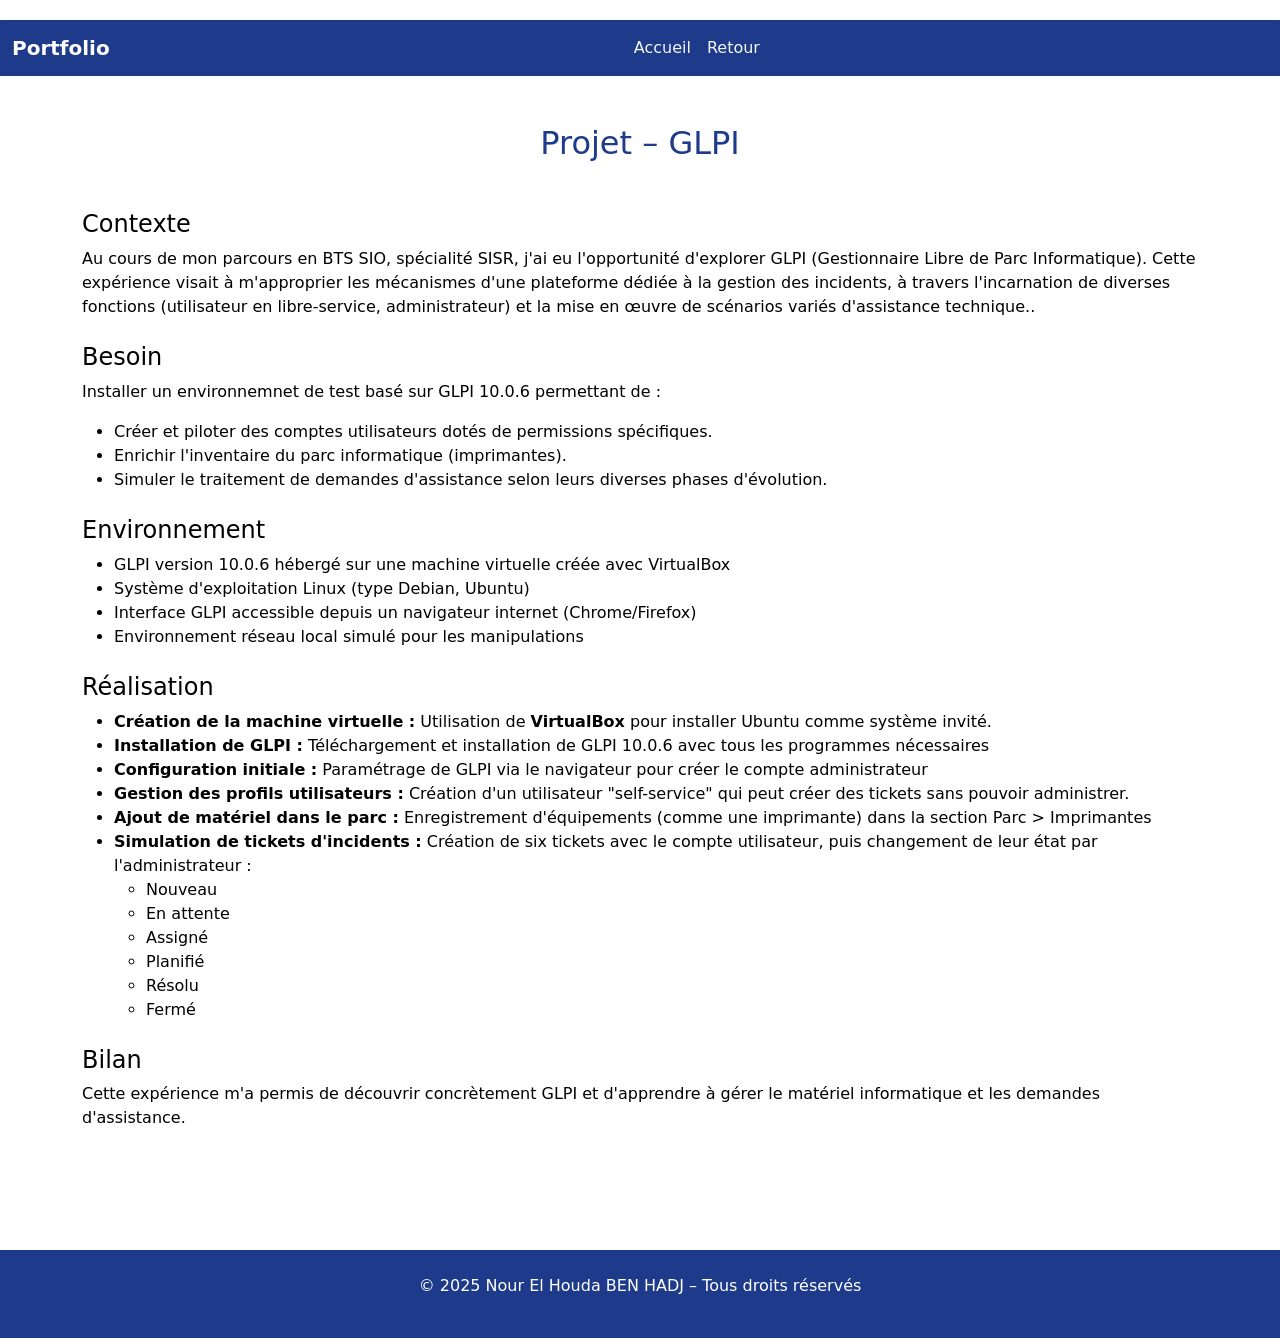
<file: situation-projet2.html>
<!DOCTYPE html>
<html lang="fr">
<head>
  <meta charset="UTF-8" />
  <meta name="viewport" content="width=device-width, initial-scale=1" />
  <title>Projet – GLPI</title>
  <link rel="stylesheet" href="css/bootstrap.min.css" />
  <link rel="stylesheet" href="css/style.css" />

  <style>
    body {
      background-color: #ffffff !important;
      color: #000000 !important;
    }

    .footer-hide {
      display: none;
    }
       
    .navbar-nav {
      align-items: center;
    }

    .navbar .nav-link {
      padding: 0.5rem 1rem;            
      font-weight: 500;               
      transition: color 0.2s ease, transform 0.2s ease;
    }

    .navbar .nav-link:hover {
      color: #fff;
      transform: scale(1.05);
    }

    /* Navbar bleue */
    .navbar {
      background-color: #1e3a8a !important;
    }

    .navbar-brand {
      color: #fff !important;
      font-weight: bold;
    }

    /* Footer bleu */
    footer {
      background-color: #1e3a8a !important;
      color: #ffffff !important;
      border-top: none;
    }

    .navbar-collapse {
      justify-content: center !important;
    }

    /* Fond blanc et texte noir sur les sections */
    section {
      background-color: #ffffff !important;
      color: #000000 !important;
    }

    section h2, section h4, section p, section li {
      color: #000000 !important;
    }

    /* Garder le titre principal en bleu */
    .text-primary {
      color: #1e3a8a !important;
    }
  </style>
</head>
<body>

<nav class="navbar navbar-expand-lg navbar-dark shadow-sm fade-in">
  <div class="container-fluid">
    <a class="navbar-brand fw-bold" href="#">Portfolio</a>
    <button class="navbar-toggler" type="button" data-bs-toggle="collapse" data-bs-target="#navbarNav">
      <span class="navbar-toggler-icon"></span>
    </button>
    <div class="collapse navbar-collapse justify-content-end" id="navbarNav">
      <ul class="navbar-nav">
        <li class="nav-item"><a class="nav-link" href="index.html">Accueil</a></li>
        <li class="nav-item"><a class="nav-link" href="situations.html">Retour</a></li>
      </ul>
    </div>
  </div>
</nav>

<section class="py-5 fade-in">
  <div class="container">
    <h2 class="text-center text-primary mb-5">Projet – GLPI</h2>

    <div class="mb-4">
      <h4>Contexte</h4>
      <p>
Au cours de mon parcours en BTS SIO, spécialité SISR,
 j'ai eu l'opportunité d'explorer GLPI (Gestionnaire Libre de Parc Informatique).
  Cette expérience visait à m'approprier les mécanismes d'une plateforme dédiée à la gestion des incidents,
   à travers l'incarnation de diverses fonctions (utilisateur en libre-service, administrateur) 
     et la mise en œuvre de scénarios variés d'assistance technique..
      </p>
    </div>

    <div class="mb-4">
      <h4>Besoin</h4>
      <p>Installer un environnemnet de
         test basé sur GLPI 10.0.6 permettant de :</p>
      <ul>
        <li>Créer et piloter des comptes utilisateurs 
          dotés de permissions spécifiques.</li>
        <li>Enrichir l'inventaire du parc
           informatique (imprimantes).</li>
        <li>Simuler le traitement de demandes d'assistance 
          selon leurs diverses phases d'évolution.</li>
      </ul>
    </div>

    <div class="mb-4">
      <h4>Environnement</h4>
      <ul>
        <li>GLPI version 10.0.6 hébergé sur une machine 
          virtuelle créée avec VirtualBox</li>
        <li>Système d'exploitation Linux
           (type Debian, Ubuntu)</li>
        <li>Interface GLPI accessible depuis un navigateur 
          internet (Chrome/Firefox)</li>
        <li>Environnement réseau local simulé 
          pour les manipulations</li>
      </ul>
    </div>

   <div class="mb-4"> 
    <div class="mb-4"> 
      <h4>Réalisation</h4>
      <ul>
        <li>
          <strong>Création de la machine virtuelle :</strong> Utilisation de <strong>VirtualBox</strong> pour installer Ubuntu comme système invité.
        </li>
        <li>
          <strong>Installation de GLPI :</strong> Téléchargement et installation de GLPI 10.0.6 avec tous les programmes nécessaires
        </li>
        <li>
          <strong>Configuration initiale :</strong>  Paramétrage de GLPI via le navigateur pour créer le compte administrateur
        </li>
        <li>
          <strong>Gestion des profils utilisateurs :</strong>  Création d'un utilisateur "self-service" qui peut créer des tickets sans pouvoir administrer.
        </li>
        <li>
          <strong>Ajout de matériel dans le parc :</strong>  Enregistrement d'équipements (comme une imprimante) dans la section Parc > Imprimantes
        </li>
        <li>
          <strong>Simulation de tickets d'incidents :</strong>  Création de six tickets avec le compte utilisateur, puis changement de leur état par l'administrateur : 
          <ul>
            <li>Nouveau</li>
            <li>En attente</li>
            <li>Assigné</li>
            <li>Planifié</li>
            <li>Résolu</li>
            <li>Fermé</li>
          </ul>
        </li>
      </ul>
    </div>

    <div class="mb-4">
      <h4>Bilan</h4>
      <p>
        Cette expérience m'a permis de découvrir concrètement GLPI et d'apprendre à gérer le matériel informatique et les demandes d'assistance.
      </p>
    </div>

  </div>
</section>

<footer class="text-white text-center py-4 mt-5 fade-in">
  <div class="container">
    <p>&copy; 2025 Nour El Houda BEN HADJ – Tous droits réservés</p>
  </div>
</footer>

<script src="js/bootstrap.bundle.min.js"></script>
</body>
</html>
</file>
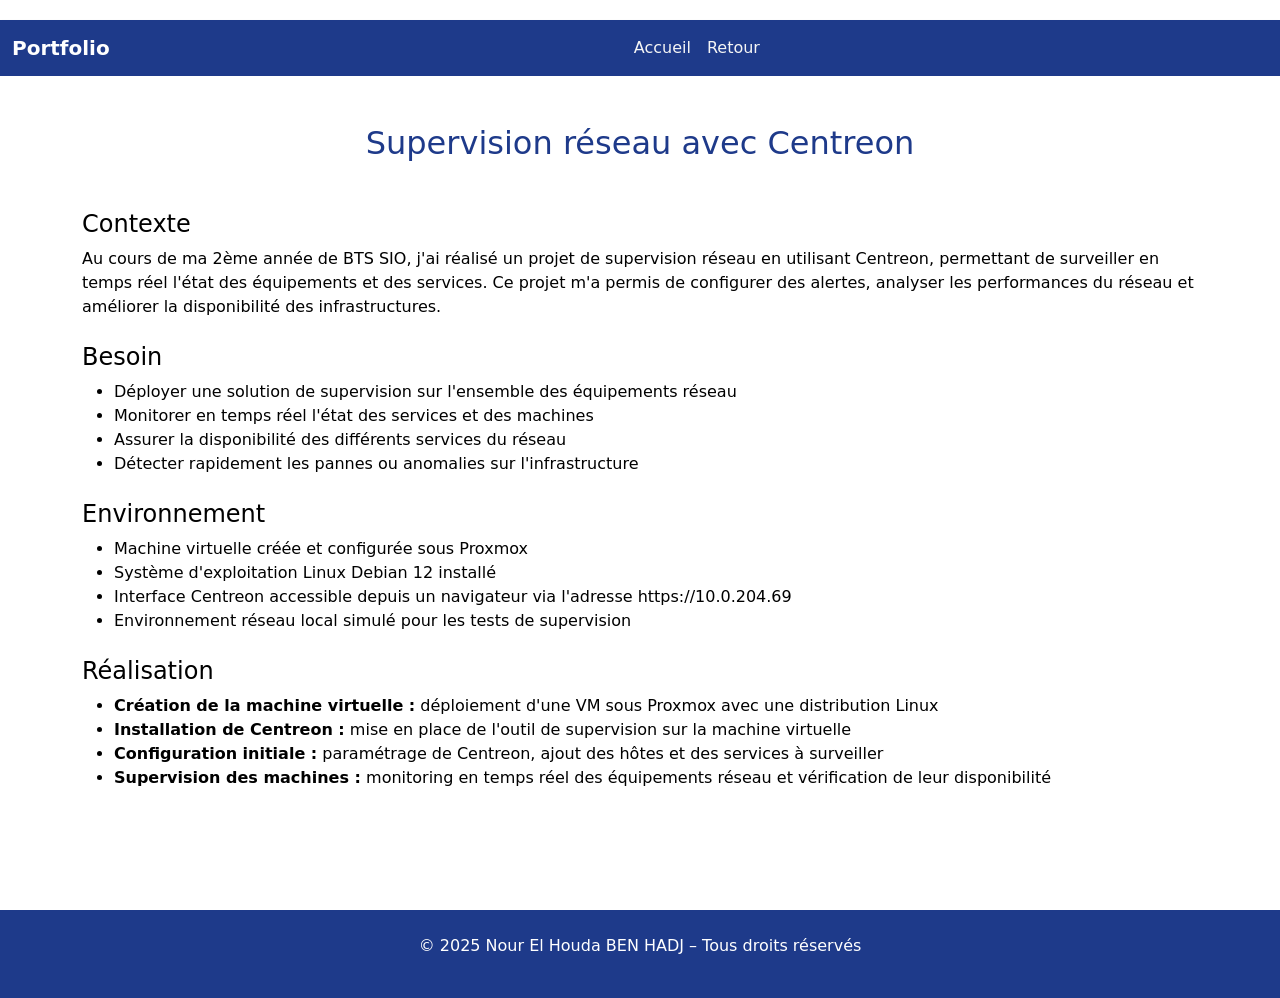
<file: situation-projet4.html>
<!DOCTYPE html>
<html lang="fr">
<head>
  <meta charset="UTF-8" />
  <meta name="viewport" content="width=device-width, initial-scale=1" />
  <title>Supervision réseau – Centreon</title>
  <link rel="stylesheet" href="css/bootstrap.min.css" />
  <link rel="stylesheet" href="css/style.css" />

  <style>
    body {
      background-color: #ffffff !important;
      color: #000000 !important;
    }

    .footer-hide {
      display: none;
    }

    .navbar-nav {
      align-items: center;
    }

    .navbar .nav-link {
      padding: 0.5rem 1rem;
      font-weight: 500;
      transition: color 0.2s ease, transform 0.2s ease;
    }

    .navbar .nav-link:hover {
      color: #fff;
      transform: scale(1.05);
    }

    .navbar {
      background-color: #1e3a8a !important;
    }

    .navbar-brand {
      color: #fff !important;
      font-weight: bold;
    }

    footer {
      background-color: #1e3a8a !important;
      color: #ffffff !important;
      border-top: none;
    }

    .navbar-collapse {
      justify-content: center !important;
    }

    section {
      background-color: #ffffff !important;
      color: #000000 !important;
    }

    section h2, section h4, section p, section li {
      color: #000000 !important;
    }

    .text-primary {
      color: #1e3a8a !important;
    }
  </style>
</head>
<body>

<nav class="navbar navbar-expand-lg navbar-dark shadow-sm fade-in">
  <div class="container-fluid">
    <a class="navbar-brand fw-bold" href="#">Portfolio</a>
    <button class="navbar-toggler" type="button" data-bs-toggle="collapse" data-bs-target="#navbarNav">
      <span class="navbar-toggler-icon"></span>
    </button>
    <div class="collapse navbar-collapse justify-content-end" id="navbarNav">
      <ul class="navbar-nav">
        <li class="nav-item"><a class="nav-link" href="index.html">Accueil</a></li>
        <li class="nav-item"><a class="nav-link" href="situations.html">Retour</a></li>
      </ul>
    </div>
  </div>
</nav>

<section class="py-5 fade-in">
  <div class="container">
    <h2 class="text-center text-primary mb-5">Supervision réseau avec Centreon</h2>

    <div class="mb-4">
      <h4>Contexte</h4>
      <p>
        Au cours de ma 2ème année de BTS SIO, j'ai réalisé un projet de supervision réseau en
        utilisant Centreon, permettant de surveiller en temps réel l'état des équipements et des
        services. Ce projet m'a permis de configurer des alertes, analyser les performances du réseau
        et améliorer la disponibilité des infrastructures.
      </p>
    </div>

    <div class="mb-4">
      <h4>Besoin</h4>
      <ul>
        <li>Déployer une solution de supervision sur l'ensemble des équipements réseau</li>
        <li>Monitorer en temps réel l'état des services et des machines</li>
        <li>Assurer la disponibilité des différents services du réseau</li>
        <li>Détecter rapidement les pannes ou anomalies sur l'infrastructure</li>
      </ul>
    </div>

    <div class="mb-4">
      <h4>Environnement</h4>
      <ul>
        <li>Machine virtuelle créée et configurée sous Proxmox</li>
        <li>Système d'exploitation Linux Debian 12 installé</li>
        <li>Interface Centreon accessible depuis un navigateur via l'adresse https://10.0.204.69</li>
        <li>Environnement réseau local simulé pour les tests de supervision</li>
      </ul>
    </div>

    <div class="mb-4">
      <h4>Réalisation</h4>
      <ul>
        <li>
          <strong>Création de la machine virtuelle :</strong> déploiement d'une VM sous Proxmox avec une distribution Linux
        </li>
        <li>
          <strong>Installation de Centreon :</strong> mise en place de l'outil de supervision sur la machine virtuelle
        </li>
        <li>
          <strong>Configuration initiale :</strong> paramétrage de Centreon, ajout des hôtes et des services à surveiller
        </li>
        <li>
          <strong>Supervision des machines :</strong> monitoring en temps réel des équipements réseau et vérification de leur disponibilité
        </li>
      </ul>
    </div>

  </div>
</section>

<footer class="text-white text-center py-4 mt-5 fade-in">
  <div class="container">
    <p>&copy; 2025 Nour El Houda BEN HADJ – Tous droits réservés</p>
  </div>
</footer>

<script src="js/bootstrap.bundle.min.js"></script>
</body>
</html>
</file>
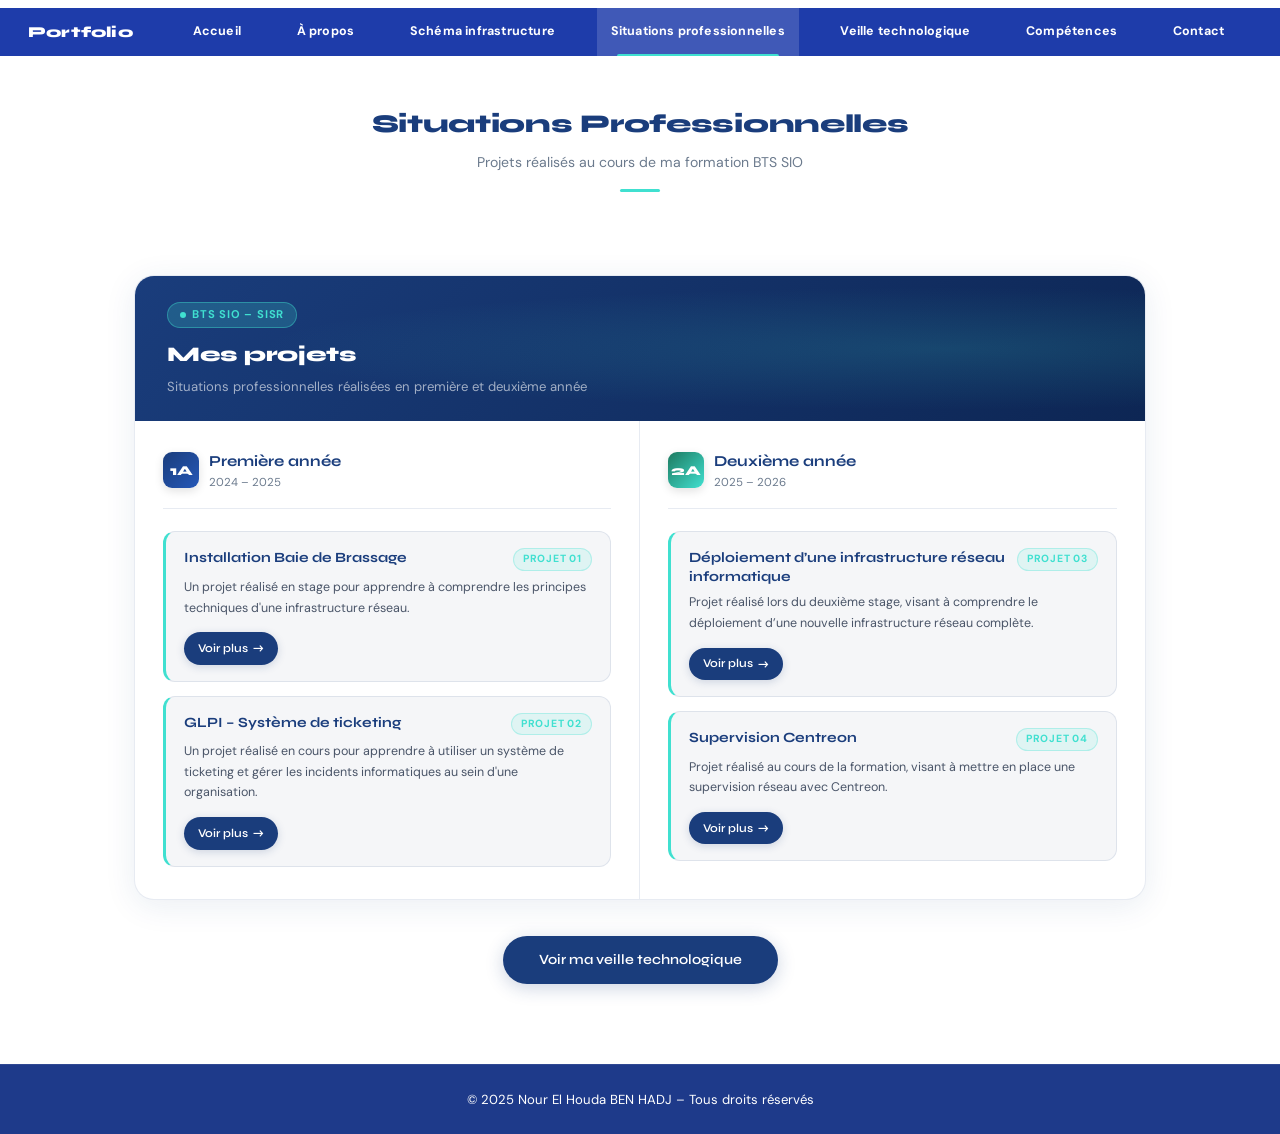
<file: situations.html>
<!DOCTYPE html>
<html lang="fr">
<head>
  <meta charset="UTF-8" />
  <meta name="viewport" content="width=device-width, initial-scale=1" />
  <title>Situations professionnelles – BEN HADJ Nour El Houda</title>
  <link href="https://fonts.googleapis.com/css2?family=Syne:wght@400;600;700;800&family=DM+Sans:wght@300;400;500;600&display=swap" rel="stylesheet">

<style>
  :root {
    --bleu: #1a3d7c;
    --bleu-dark: #0d2654;
    --turquoise: #40e0d0;
    --turquoise-light: rgba(64,224,208,0.12);
    --gris-clair: #f5f6f8;
    --texte: #2e2e2e;
    --texte-light: #6b7a8d;
    --border: rgba(26,61,124,0.1);
  }

  * { box-sizing: border-box; margin: 0; padding: 0; }

  body {
    background: #ffffff;
    color: var(--texte);
    font-family: 'DM Sans', sans-serif;
    line-height: 1.6;
  }

  /* ===== NAVBAR ===== */
  .navbar {
    background-color: #1e3caa;
    min-height: 48px;
    display: flex;
    align-items: center;
    position: sticky;
    top: 0;
    z-index: 100;
    margin-top: 8px;
  }
  .navbar-inner {
    max-width: 1300px;
    margin: 0 auto;
    padding: 0 28px;
    width: 100%;
    display: flex;
    align-items: center;
  }
  .navbar-brand {
    color: #fff;
    font-family: 'Syne', sans-serif;
    font-weight: 800;
    font-size: 0.95rem;
    letter-spacing: 0.2px;
    padding: 12px 0;
    margin-right: 32px;
    text-decoration: none;
    white-space: nowrap;
  }
  .nav-links {
    display: flex;
    align-items: center;
    list-style: none;
    flex: 1;
    justify-content: space-around;
    gap: 0;
  }
  .nav-links a {
    color: #fff;
    text-decoration: none;
    font-weight: 700;
    font-size: 0.78rem;
    letter-spacing: 0.2px;
    padding: 14px 14px;
    display: block;
    position: relative;
    transition: background 0.2s;
    white-space: nowrap;
  }
  .nav-links a::after {
    content: '';
    position: absolute;
    bottom: 0; left: 50%; right: 50%;
    height: 2px;
    background: var(--turquoise);
    transition: left 0.25s, right 0.25s;
    border-radius: 2px 2px 0 0;
  }
  .nav-links a:hover::after,
  .nav-links a.active::after { left: 10%; right: 10%; }
  .nav-links a:hover { background: rgba(255,255,255,0.07); }
  .nav-links a.active { background: rgba(255,255,255,0.15); }

  /* ===== HERO ===== */
  .page-hero {
    background: #ffffff;
    padding: 48px 20px 36px;
    text-align: center;
  }
  .page-hero h1 {
    font-family: 'Syne', sans-serif;
    font-weight: 800;
    font-size: 1.6rem;
    letter-spacing: -0.3px;
    color: var(--bleu);
  }
  .page-hero p {
    color: var(--texte-light);
    font-size: 0.88rem;
    margin-top: 6px;
  }
  .hero-accent {
    display: inline-block;
    width: 40px;
    height: 3px;
    background: var(--turquoise);
    border-radius: 2px;
    margin-top: 12px;
  }

  /* ===== MAIN ===== */
  .main-wrapper {
    max-width: 1060px;
    margin: 0 auto;
    padding: 40px 24px 80px;
  }

  /* ===== GRANDE CARD CONTENEUR ===== */
  .container-card {
    background: #fff;
    border-radius: 20px;
    border: 1px solid var(--border);
    box-shadow: 0 6px 32px rgba(26,61,124,0.09);
    overflow: hidden;
    animation: fadeUp 0.5s ease 0.05s both;
  }

  .container-card-header {
    background: linear-gradient(135deg, var(--bleu) 0%, var(--bleu-dark) 100%);
    padding: 24px 32px;
    position: relative;
    overflow: hidden;
  }
  .container-card-header::before {
    content: '';
    position: absolute;
    inset: 0;
    background: radial-gradient(ellipse at 80% 50%, rgba(64,224,208,0.15) 0%, transparent 60%);
  }
  .container-card-header-badge {
    display: inline-flex;
    align-items: center;
    gap: 6px;
    background: rgba(64,224,208,0.2);
    border: 1px solid rgba(64,224,208,0.4);
    border-radius: 20px;
    padding: 3px 12px;
    font-size: 0.7rem;
    font-weight: 700;
    color: var(--turquoise);
    letter-spacing: 0.8px;
    text-transform: uppercase;
    margin-bottom: 10px;
    position: relative;
    z-index: 1;
  }
  .container-card-header-badge span {
    width: 6px; height: 6px;
    border-radius: 50%;
    background: var(--turquoise);
  }
  .container-card-title {
    font-family: 'Syne', sans-serif;
    font-weight: 800;
    font-size: 1.3rem;
    color: #fff;
    letter-spacing: -0.3px;
    position: relative;
    z-index: 1;
  }
  .container-card-sub {
    font-size: 0.82rem;
    color: rgba(255,255,255,0.6);
    margin-top: 4px;
    position: relative;
    z-index: 1;
  }

  /* ===== COLONNES ANNÉES ===== */
  .years-grid {
    display: grid;
    grid-template-columns: 1fr 1fr;
    min-height: 300px;
  }

  .year-col {
    padding: 28px 28px 32px;
  }
  .year-col:first-child {
    border-right: 1px solid var(--border);
  }

  .year-col-header {
    display: flex;
    align-items: center;
    gap: 10px;
    margin-bottom: 22px;
    padding-bottom: 16px;
    border-bottom: 1px solid var(--border);
  }
  .year-icon {
    width: 36px; height: 36px;
    border-radius: 9px;
    display: flex;
    align-items: center;
    justify-content: center;
    font-family: 'Syne', sans-serif;
    font-weight: 800;
    font-size: 0.85rem;
    color: #fff;
    flex-shrink: 0;
    box-shadow: 0 3px 10px rgba(0,0,0,0.12);
  }
  .year-icon.an1 { background: linear-gradient(135deg, var(--bleu), #2558b8); }
  .year-icon.an2 { background: linear-gradient(135deg, #1d7a60, var(--turquoise)); }

  .year-title {
    font-family: 'Syne', sans-serif;
    font-size: 0.95rem;
    font-weight: 700;
    color: var(--bleu);
  }
  .year-subtitle {
    font-size: 0.72rem;
    color: var(--texte-light);
    margin-top: 1px;
  }

  /* ===== PROJET CARDS ===== */
  .projet-cards {
    display: flex;
    flex-direction: column;
    gap: 14px;
  }

  .projet-card {
    background: var(--gris-clair);
    border-radius: 12px;
    border: 1px solid var(--border);
    border-left: 3px solid var(--turquoise);
    padding: 16px 18px;
    transition: transform 0.22s ease, box-shadow 0.22s ease;
    animation: fadeUp 0.5s ease both;
  }
  .year-col:nth-child(1) .projet-card:nth-child(1) { animation-delay: 0.15s; }
  .year-col:nth-child(1) .projet-card:nth-child(2) { animation-delay: 0.25s; }
  .year-col:nth-child(2) .projet-card:nth-child(1) { animation-delay: 0.35s; }
  .year-col:nth-child(2) .projet-card:nth-child(2) { animation-delay: 0.45s; }

  .projet-card:hover {
    transform: translateY(-3px);
    box-shadow: 0 8px 24px rgba(26,61,124,0.11);
  }

  .projet-card-top {
    display: flex;
    align-items: flex-start;
    justify-content: space-between;
    gap: 8px;
    margin-bottom: 6px;
  }
  .projet-num {
    font-size: 0.65rem;
    font-weight: 700;
    letter-spacing: 0.8px;
    text-transform: uppercase;
    color: var(--turquoise);
    background: rgba(64,224,208,0.12);
    border: 1px solid rgba(64,224,208,0.3);
    border-radius: 20px;
    padding: 2px 9px;
    white-space: nowrap;
    flex-shrink: 0;
  }
  .projet-title {
    font-family: 'Syne', sans-serif;
    font-size: 0.88rem;
    font-weight: 700;
    color: var(--bleu);
    line-height: 1.35;
  }
  .projet-desc {
    font-size: 0.78rem;
    color: #4a5568;
    line-height: 1.65;
    margin-bottom: 14px;
  }
  .btn-voir {
    display: inline-flex;
    align-items: center;
    gap: 5px;
    background: var(--bleu);
    color: #fff;
    text-decoration: none;
    font-size: 0.74rem;
    font-weight: 600;
    font-family: 'Syne', sans-serif;
    padding: 6px 14px;
    border-radius: 20px;
    transition: background 0.25s, transform 0.2s, box-shadow 0.25s;
    box-shadow: 0 2px 8px rgba(26,61,124,0.18);
  }
  .btn-voir:hover {
    background: var(--turquoise);
    color: var(--bleu);
    transform: translateY(-1px);
    box-shadow: 0 4px 14px rgba(64,224,208,0.3);
  }
  .btn-voir::after { content: '→'; font-size: 0.8rem; }

  /* ===== CTA ===== */
  .cta-wrapper {
    text-align: center;
    margin-top: 36px;
  }
  .btn-primary {
    display: inline-block;
    background: var(--bleu);
    color: #fff;
    padding: 13px 36px;
    border-radius: 50px;
    text-decoration: none;
    font-weight: 600;
    font-family: 'Syne', sans-serif;
    font-size: 0.88rem;
    transition: background 0.3s, transform 0.2s, box-shadow 0.3s;
    box-shadow: 0 4px 18px rgba(26,61,124,0.22);
  }
  .btn-primary:hover {
    background: var(--turquoise);
    color: var(--bleu);
    transform: translateY(-2px);
    box-shadow: 0 8px 24px rgba(64,224,208,0.35);
  }

  /* ===== FOOTER ===== */
  footer {
    background-color: #1e3a8a;
    color: #fff;
    text-align: center;
    padding: 24px;
    font-size: 0.82rem;
    border-top: 1px solid rgba(255,255,255,0.08);
  }

  /* ===== ANIMATIONS ===== */
  @keyframes fadeUp {
    from { opacity: 0; transform: translateY(20px); }
    to   { opacity: 1; transform: translateY(0); }
  }

  /* ===== RESPONSIVE ===== */
  @media (max-width: 680px) {
    .years-grid { grid-template-columns: 1fr; }
    .year-col:first-child { border-right: none; border-bottom: 1px solid var(--border); }
    .container-card-header { padding: 20px 20px; }
    .year-col { padding: 22px 18px; }
    .nav-links { display: none; }
  }
</style>
</head>
<body>

<!-- ===== NAVBAR ===== -->
<nav class="navbar">
  <div class="navbar-inner">
    <a class="navbar-brand" href="#">Portfolio</a>
    <ul class="nav-links">
      <li><a href="index.html">Accueil</a></li>
      <li><a href="parcours.html">À propos</a></li>
      <li><a href="formation.html">Schéma infrastructure</a></li>
      <li><a href="situations.html" class="active">Situations professionnelles</a></li>
      <li><a href="veille.html">Veille technologique</a></li>
      <li><a href="competances.html">Compétences</a></li>
      <li><a href="contact.html">Contact</a></li>
    </ul>
  </div>
</nav>

<!-- ===== HERO ===== -->
<div class="page-hero">
  <h1>Situations Professionnelles</h1>
  <p>Projets réalisés au cours de ma formation BTS SIO</p>
  <div class="hero-accent"></div>
</div>

<!-- ===== MAIN ===== -->
<div class="main-wrapper">

  <!-- Grande card conteneur -->
  <div class="container-card">

    <!-- Header -->
    <div class="container-card-header">
      <div class="container-card-header-badge"><span></span>BTS SIO – SISR</div>
      <div class="container-card-title">Mes projets</div>
      <div class="container-card-sub">Situations professionnelles réalisées en première et deuxième année</div>
    </div>

    <!-- Grille années -->
    <div class="years-grid">

      <!-- ── PREMIÈRE ANNÉE ── -->
      <div class="year-col">
        <div class="year-col-header">
          <div class="year-icon an1">1A</div>
          <div>
            <div class="year-title">Première année</div>
            <div class="year-subtitle">2024 – 2025</div>
          </div>
        </div>

        <div class="projet-cards">

          <!-- Projet 1 -->
          <div class="projet-card">
            <div class="projet-card-top">
              <div class="projet-title">Installation Baie de Brassage</div>
              <span class="projet-num">Projet 01</span>
            </div>
            <p class="projet-desc">
              Un projet réalisé en stage pour apprendre à comprendre les principes techniques d'une infrastructure réseau.
            </p>
            <a href="situation-projet1.html" class="btn-voir">Voir plus</a>
          </div>

          <!-- Projet 2 -->
          <div class="projet-card">
            <div class="projet-card-top">
              <div class="projet-title">GLPI – Système de ticketing</div>
              <span class="projet-num">Projet 02</span>
            </div>
            <p class="projet-desc">
              Un projet réalisé en cours pour apprendre à utiliser un système de ticketing 
              et gérer les incidents informatiques au sein d'une organisation.
            </p>
            <a href="situation-projet2.html" class="btn-voir">Voir plus</a>
          </div>

        </div>
      </div>

      <!-- ── DEUXIÈME ANNÉE ── -->
      <div class="year-col">
        <div class="year-col-header">
          <div class="year-icon an2">2A</div>
          <div>
            <div class="year-title">Deuxième année</div>
            <div class="year-subtitle">2025 – 2026</div>
          </div>
        </div>

        <div class="projet-cards">

          <!-- Projet 3 -->
          <div class="projet-card">
            <div class="projet-card-top">
              <div class="projet-title">Déploiement d’une infrastructure réseau informatique</div>
              <span class="projet-num">Projet 03</span>
            </div>
            <p class="projet-desc">
              Projet réalisé lors du deuxième stage, visant à comprendre le déploiement d’une nouvelle infrastructure réseau complète. 
            </p>
            <a href="situation-projet3.html" class="btn-voir">Voir plus</a>
          </div>

          <!-- Projet 4 -->
          <div class="projet-card">
            <div class="projet-card-top">
              <div class="projet-title">Supervision Centreon</div>
              <span class="projet-num">Projet 04</span>
            </div>
            <p class="projet-desc">
              Projet réalisé au cours de la formation, visant à mettre en place une supervision réseau avec Centreon.
            </p>
            <a href="situation-projet4.html" class="btn-voir">Voir plus</a>
          </div>

        </div>
      </div>

    </div><!-- /years-grid -->
  </div><!-- /container-card -->

  <!-- CTA -->
  <div class="cta-wrapper">
    <a href="veille.html" class="btn-primary">Voir ma veille technologique</a>
  </div>

</div><!-- /main-wrapper -->

<!-- ===== FOOTER ===== -->
<footer>
  <p>&copy; 2025  Nour El Houda BEN HADJ – Tous droits réservés</p>
</footer>

</body>
</html>
</file>
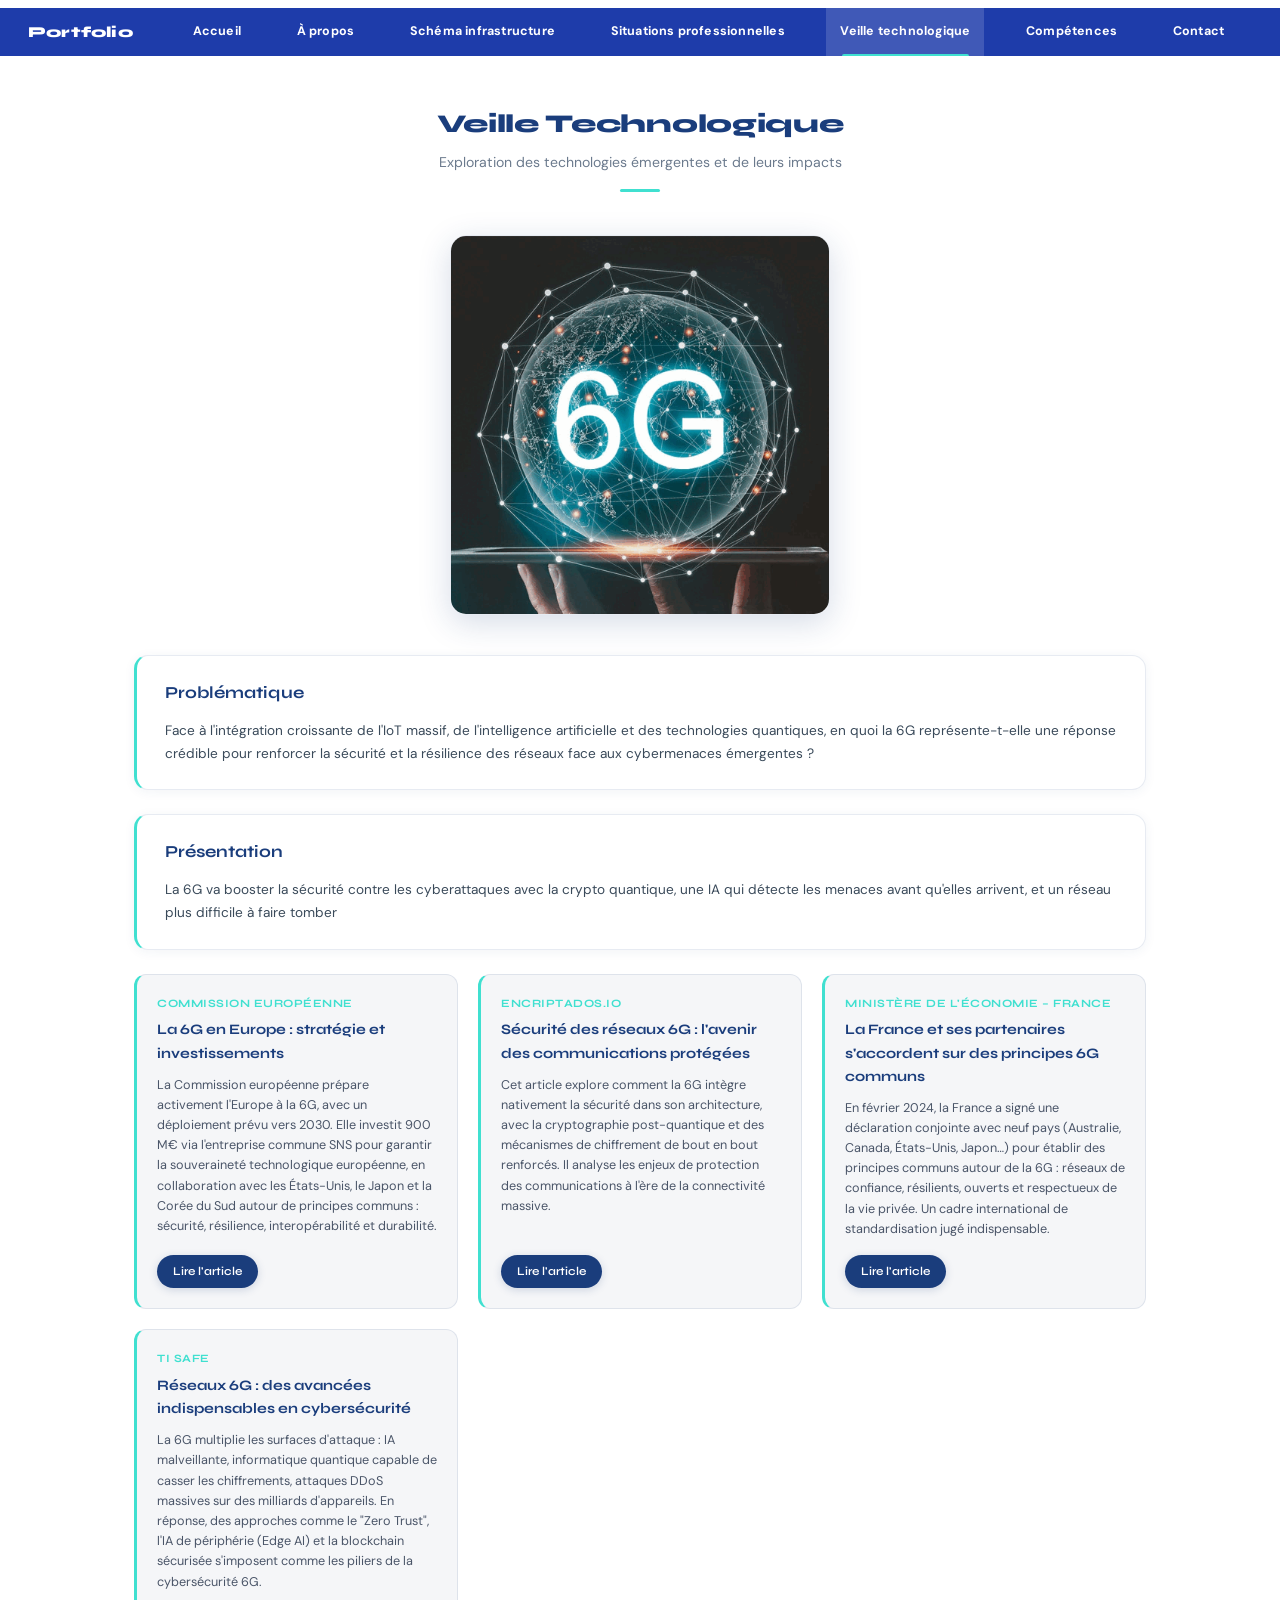
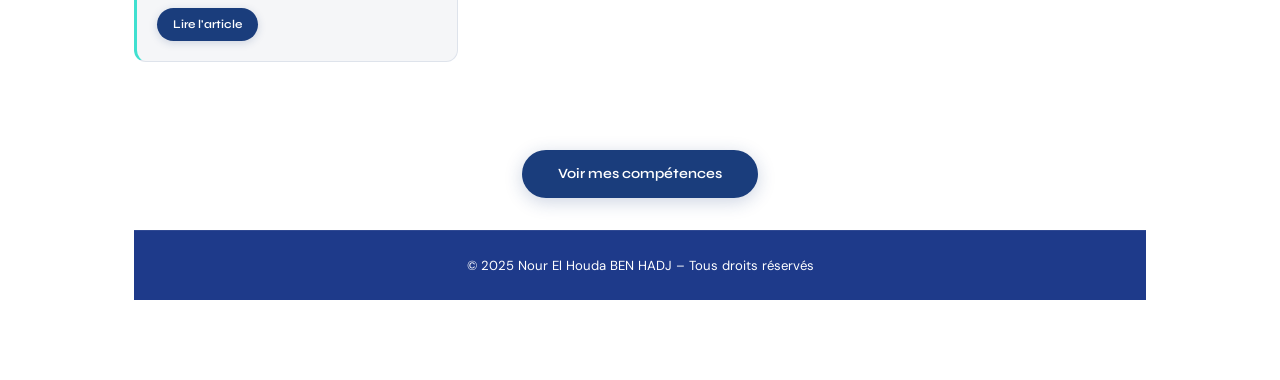
<file: veille.html>
<!DOCTYPE html>
<html lang="fr">
<head>
  <meta charset="UTF-8" />
  <meta name="viewport" content="width=device-width, initial-scale=1" />
  <title>Veille Technologique – BEN HADJ Nour El Houda</title>
  <link href="https://fonts.googleapis.com/css2?family=Syne:wght@400;600;700;800&family=DM+Sans:wght@300;400;500;600&display=swap" rel="stylesheet">

<style>
  :root {
    --bleu: #1a3d7c;
    --bleu-dark: #0d2654;
    --turquoise: #40e0d0;
    --turquoise-light: rgba(64,224,208,0.12);
    --gris-clair: #f5f6f8;
    --texte: #2e2e2e;
    --texte-light: #6b7a8d;
    --border: rgba(26,61,124,0.1);
  }

  * { box-sizing: border-box; margin: 0; padding: 0; }

  body {
    background-color: #ffffff;
    color: var(--texte);
    font-family: 'DM Sans', sans-serif;
    line-height: 1.6;
  }

  /* ===== NAVBAR ===== */
  .navbar {
    background-color: #1e3caa;
    min-height: 48px;
    display: flex;
    align-items: center;
    position: sticky;
    top: 0;
    z-index: 100;
    margin-top: 8px;
  }
  .navbar-inner {
    max-width: 1300px;
    margin: 0 auto;
    padding: 0 28px;
    width: 100%;
    display: flex;
    align-items: center;
  }
  .navbar-brand {
    color: #fff;
    font-family: 'Syne', sans-serif;
    font-weight: 800;
    font-size: 0.95rem;
    letter-spacing: 0.2px;
    padding: 12px 0;
    margin-right: 32px;
    text-decoration: none;
    white-space: nowrap;
  }
  .nav-links {
    display: flex;
    align-items: center;
    list-style: none;
    flex: 1;
    justify-content: space-around;
    gap: 0;
  }
  .nav-links a {
    color: #fff;
    text-decoration: none;
    font-weight: 700;
    font-size: 0.78rem;
    letter-spacing: 0.2px;
    padding: 14px 14px;
    display: block;
    position: relative;
    transition: background 0.2s;
    white-space: nowrap;
  }
  .nav-links a::after {
    content: '';
    position: absolute;
    bottom: 0; left: 50%; right: 50%;
    height: 2px;
    background: var(--turquoise);
    transition: left 0.25s, right 0.25s;
    border-radius: 2px 2px 0 0;
  }
  .nav-links a:hover::after,
  .nav-links a.active::after { left: 10%; right: 10%; }
  .nav-links a:hover { background: rgba(255,255,255,0.07); }
  .nav-links a.active { background: rgba(255,255,255,0.15); }

  /* ===== HERO ===== */
  .page-hero {
    background: #ffffff;
    padding: 48px 20px 36px;
    text-align: center;
  }
  .page-hero h1 {
    font-family: 'Syne', sans-serif;
    font-weight: 800;
    font-size: 1.6rem;
    letter-spacing: -0.3px;
    color: var(--bleu);
  }
  .page-hero p {
    color: var(--texte-light);
    font-size: 0.88rem;
    margin-top: 6px;
  }
  .hero-accent {
    display: inline-block;
    width: 40px;
    height: 3px;
    background: var(--turquoise);
    border-radius: 2px;
    margin-top: 12px;
  }

  /* ===== IMAGE BANNIÈRE ===== */
  .veille-banner {
    display: flex;
    justify-content: center;
    margin: 0 auto 40px;
    padding: 0 24px;
    animation: fadeUp 0.6s ease both;
  }
  .veille-banner img {
    width: 380px;
    height: 380px;
    object-fit: cover;
    border-radius: 16px;
    display: block;
    box-shadow: 0 8px 32px rgba(26,61,124,0.18);
    border: 1px solid var(--border);
  }

  /* ===== MAIN ===== */
  .main-wrapper {
    max-width: 1060px;
    margin: 0 auto;
    padding: 0 24px 80px;
  }

  /* ===== CARDS ===== */
  .veille-grid {
    display: grid;
    gap: 24px;
    margin-bottom: 32px;
  }

  .veille-card {
    background: #fff;
    border-radius: 14px;
    border: 1px solid var(--border);
    border-left: 3px solid var(--turquoise);
    padding: 24px 28px;
    box-shadow: 0 2px 12px rgba(26,61,124,0.06);
    transition: transform 0.25s, box-shadow 0.25s;
    animation: fadeUp 0.5s ease both;
  }
  .veille-card:nth-child(1) { animation-delay: 0.1s; }
  .veille-card:nth-child(2) { animation-delay: 0.2s; }
  .veille-card:hover {
    transform: translateY(-3px);
    box-shadow: 0 8px 28px rgba(26,61,124,0.12);
  }
  .veille-card h4 {
    font-family: 'Syne', sans-serif;
    font-size: 1.05rem;
    font-weight: 700;
    color: var(--bleu);
    margin-bottom: 12px;
  }
  .veille-card p {
    font-size: 0.85rem;
    color: #3a4a5a;
    line-height: 1.7;
    margin: 0;
  }

  /* Articles grid */
  .articles-grid {
    display: grid;
    grid-template-columns: repeat(auto-fit, minmax(280px, 1fr));
    gap: 20px;
    margin-bottom: 32px;
  }

  .article-card {
    background: var(--gris-clair);
    border-radius: 12px;
    border: 1px solid var(--border);
    border-left: 3px solid var(--turquoise);
    padding: 20px;
    transition: transform 0.22s, box-shadow 0.22s;
    animation: fadeUp 0.5s ease both;
    display: flex;
    flex-direction: column;
  }
  .article-card:nth-child(1) { animation-delay: 0.3s; }
  .article-card:nth-child(2) { animation-delay: 0.4s; }
  .article-card:nth-child(3) { animation-delay: 0.5s; }
  .article-card:nth-child(4) { animation-delay: 0.6s; }
  .article-card:nth-child(5) { animation-delay: 0.7s; }
  .article-card:nth-child(6) { animation-delay: 0.8s; }
  .article-card:hover {
    transform: translateY(-3px);
    box-shadow: 0 8px 24px rgba(26,61,124,0.11);
  }

  .article-source {
    font-size: 0.7rem;
    font-weight: 700;
    font-family: 'Syne', sans-serif;
    color: var(--turquoise);
    text-transform: uppercase;
    letter-spacing: 0.5px;
    margin-bottom: 6px;
  }

  .article-card h5 {
    font-family: 'Syne', sans-serif;
    font-size: 0.9rem;
    font-weight: 700;
    color: var(--bleu);
    margin-bottom: 10px;
  }
  .article-card p {
    font-size: 0.79rem;
    color: #4a5568;
    line-height: 1.6;
    margin-bottom: 16px;
    flex: 1;
  }

  .btn-article {
    display: inline-block;
    background: var(--bleu);
    color: #fff;
    text-decoration: none;
    font-size: 0.74rem;
    font-weight: 600;
    font-family: 'Syne', sans-serif;
    padding: 7px 16px;
    border-radius: 20px;
    transition: background 0.25s, transform 0.2s, box-shadow 0.25s;
    box-shadow: 0 2px 8px rgba(26,61,124,0.18);
    align-self: flex-start;
  }
  .btn-article:hover {
    background: var(--turquoise);
    color: var(--bleu);
    transform: translateY(-1px);
    box-shadow: 0 4px 14px rgba(64,224,208,0.3);
  }
  .btn-article.disabled {
    background: #cbd5e1;
    color: #64748b;
    cursor: not-allowed;
    box-shadow: none;
  }
  .btn-article.disabled:hover {
    background: #cbd5e1;
    color: #64748b;
    transform: none;
  }

  /* CTA */
  .cta-wrapper {
    text-align: center;
    margin-top: 32px;
  }
  .btn-cta {
    display: inline-block;
    background: var(--bleu);
    color: #fff;
    padding: 13px 36px;
    border-radius: 50px;
    text-decoration: none;
    font-weight: 600;
    font-family: 'Syne', sans-serif;
    font-size: 0.88rem;
    transition: background 0.3s, transform 0.2s, box-shadow 0.3s;
    box-shadow: 0 4px 18px rgba(26,61,124,0.22);
  }
  .btn-cta:hover {
    background: var(--turquoise);
    color: var(--bleu);
    transform: translateY(-2px);
    box-shadow: 0 8px 24px rgba(64,224,208,0.35);
  }

  /* ===== FOOTER ===== */
  footer {
    background-color: #1e3a8a;
    color: #fff;
    text-align: center;
    padding: 24px;
    font-size: 0.82rem;
    border-top: 1px solid rgba(255,255,255,0.08);
  }

  /* ===== ANIMATIONS ===== */
  @keyframes fadeUp {
    from { opacity: 0; transform: translateY(20px); }
    to   { opacity: 1; transform: translateY(0); }
  }

  /* ===== RESPONSIVE ===== */
  @media (max-width: 680px) {
    .articles-grid { grid-template-columns: 1fr; }
    .nav-links { display: none; }
    .veille-banner img { width: 260px; height: 260px; }
  }
</style>
</head>
<body>

<!-- ===== NAVBAR ===== -->
<nav class="navbar">
  <div class="navbar-inner">
    <a class="navbar-brand" href="index.html">Portfolio</a>
    <ul class="nav-links">
      <li><a href="index.html">Accueil</a></li>
      <li><a href="parcours.html">À propos</a></li>
      <li><a href="formation.html">Schéma infrastructure</a></li>
      <li><a href="situations.html">Situations professionnelles</a></li>
      <li><a href="veille.html" class="active">Veille technologique</a></li>
      <li><a href="competances.html">Compétences</a></li>
      <li><a href="contact.html">Contact</a></li>
    </ul>
  </div>
</nav>

<!-- ===== HERO ===== -->
<div class="page-hero">
  <h1>Veille Technologique</h1>
  <p>Exploration des technologies émergentes et de leurs impacts</p>
  <div class="hero-accent"></div>
</div>

<!-- ===== IMAGE BANNIÈRE 6G ===== -->
<div class="veille-banner">
  <img src="img/6G.png.webp" alt="Illustration 6G – ville connectée holographique" />
</div>

<!-- ===== MAIN ===== -->
<div class="main-wrapper">

  <!-- Problématique & Présentation -->
  <div class="veille-grid">
    <div class="veille-card">
      <h4>Problématique</h4>
      <p>Face à l'intégration croissante de l'IoT massif, de l'intelligence artificielle et des technologies quantiques, en quoi la 6G représente-t-elle une réponse crédible pour renforcer la sécurité et la résilience des réseaux face aux cybermenaces émergentes ?</p>
    </div>

    <div class="veille-card">
      <h4>Présentation</h4>
      <p>La 6G va booster la sécurité contre les cyberattaques avec la crypto quantique, une IA qui détecte les menaces avant qu'elles arrivent, et un réseau plus difficile à faire tomber
  </div>

  <!-- Articles -->
  <div class="articles-grid">

    <div class="article-card">
      <div class="article-source">Commission Européenne</div>
      <h5>La 6G en Europe : stratégie et investissements</h5>
      <p>La Commission européenne prépare activement l'Europe à la 6G, avec un déploiement prévu vers 2030. Elle investit 900 M€ via l'entreprise commune SNS pour garantir la souveraineté technologique européenne, en collaboration avec les États-Unis, le Japon et la Corée du Sud autour de principes communs : sécurité, résilience, interopérabilité et durabilité.</p>
      <a href="https://digital-strategy.ec.europa.eu/fr/policies/6g" target="_blank" class="btn-article">Lire l'article</a>
    </div>

    <div class="article-card">
      <div class="article-source">Encriptados.io</div>
      <h5>Sécurité des réseaux 6G : l'avenir des communications protégées</h5>
      <p>Cet article explore comment la 6G intègre nativement la sécurité dans son architecture, avec la cryptographie post-quantique et des mécanismes de chiffrement de bout en bout renforcés. Il analyse les enjeux de protection des communications à l'ère de la connectivité massive.</p>
      <a href="https://encriptados.io/fr/blogs/nouvelles/securite-des-reseaux-6g-lavenir-des-communications-protegees/" target="_blank" class="btn-article">Lire l'article</a>
    </div>

    <div class="article-card">
      <div class="article-source">Ministère de l'Économie – France</div>
      <h5>La France et ses partenaires s'accordent sur des principes 6G communs</h5>
      <p>En février 2024, la France a signé une déclaration conjointe avec neuf pays (Australie, Canada, États-Unis, Japon…) pour établir des principes communs autour de la 6G : réseaux de confiance, résilients, ouverts et respectueux de la vie privée. Un cadre international de standardisation jugé indispensable.</p>
      <a href="https://presse.economie.gouv.fr/6g-la-france-et-ses-partenaires-internationaux-saccordent-sur-des-principes-communs-pour-le-developpement-dune-technologie-securisee-interoperable-et-resiliente/" target="_blank" class="btn-article">Lire l'article</a>
    </div>

    <div class="article-card">
      <div class="article-source">TI Safe</div>
      <h5>Réseaux 6G : des avancées indispensables en cybersécurité</h5>
      <p>La 6G multiplie les surfaces d'attaque : IA malveillante, informatique quantique capable de casser les chiffrements, attaques DDoS massives sur des milliards d'appareils. En réponse, des approches comme le "Zero Trust", l'IA de périphérie (Edge AI) et la blockchain sécurisée s'imposent comme les piliers de la cybersécurité 6G.</p>
      <a href="https://tisafe.com/fr/redes-6g-tecnologia-exigira-avancos-na-ciberseguranca/" target="_blank" class="btn-article">Lire l'article</a>
    </div>
    
  </div>

  <!-- CTA -->
  <div class="cta-wrapper">
    <a href="competances.html" class="btn-cta">Voir mes compétences</a>
  </div>

</div>

<!-- ===== FOOTER ===== -->
<footer class="text-white text-center py-4 mt-5 fade-in">
  <div class="container">
    <p>&copy; 2025 Nour El Houda BEN HADJ – Tous droits réservés</p>
  </div>
</footer>

</body>
</html>
</file>
<file: css/style.css>
/* DARK MODE ADAPTÉ AU SYSTÈME */
@media (prefers-color-scheme: dark) {
  body.dark-aware {
    background-color: #121212;
    color: #f1f1f1;
  }

  .dark-bg {
    background-color: #1f1f1f !important;
  }

  .dark-text {
    color: #f1f1f1 !important;
  }

  .navbar,
  .footer,
  .btn {
    transition: background-color 0.4s, color 0.4s;
  }

  .navbar-dark .navbar-nav .nav-link.active,
  .navbar-dark .navbar-nav .nav-link:hover {
    color: #ffc107 !important;
  }
}

/* FADE-IN & SLIDE-UP ANIMATIONS */
.fade-in {
  animation: fadeIn 1s ease-in both;
}

.slide-up {
  animation: slideUp 1.2s ease-out both;
}

@keyframes fadeIn {
  from { opacity: 0; }
  to   { opacity: 1; }
}

@keyframes slideUp {
  from {
    opacity: 0;
    transform: translateY(40px);
  }
  to {
    opacity: 1;
    transform: translateY(0);
  }
}

/* ========== ANIMATIONS GÉNÉRALES ========== */

.fade-in {
  opacity: 0;
  transform: translateY(20px);
  animation: fadeInUp 1s ease forwards;
}

.slide-up {
  opacity: 0;
  transform: translateY(30px);
  animation: slideUp 0.8s ease-out forwards;
}

/* Retarde chaque animation si plusieurs éléments ont la classe fade-in */
.fade-in:nth-child(1) { animation-delay: 0.2s; }
.fade-in:nth-child(2) { animation-delay: 0.4s; }
.fade-in:nth-child(3) { animation-delay: 0.6s; }

/* Animations pour les cards au survol */
.card:hover {
  transform: scale(1.03);
  box-shadow: 0 10px 30px rgba(0, 123, 255, 0.3);
  transition: all 0.3s ease-in-out;
}

/* Keyframes */
@keyframes fadeInUp {
  to {
    opacity: 1;
    transform: translateY(0);
  }
}

@keyframes slideUp {
  to {
    opacity: 1;
    transform: translateY(0);
  }
}

/* ========== DARK MODE ========== */

body.dark-aware, .dark-bg {
  background-color: #121212 !important;
  color: #f5f5f5 !important;
}

.dark-text {
  color: #ffffff;
}

.navbar-dark .navbar-nav .nav-link {
  color: #f5f5f5;
}

footer.bg-dark {
  background-color: #1a1a1a !important;
}

a.btn-outline-primary:hover {
  background-color: #0d6efd;
  color: white;
}

/* Optionnel : Lien hover doux */
a:hover {
  text-decoration: none;
  opacity: 0.85;
}
.certif-card {
  background: linear-gradient(to right, #4285F4, #3B82F6);
  transition: transform 0.3s ease, box-shadow 0.3s ease;
  box-shadow: 0 4px 12px rgba(0, 0, 0, 0.2);
}

.certif-card:hover {
  transform: translateY(-5px);
  box-shadow: 0 6px 16px rgba(0, 0, 0, 0.3);
}

.certif-icon {
  width: 60px;
  height: 60px;
  object-fit: contain;
  background-color: #0f172a;
  padding: 10px;
  border-radius: 12px;
}
.veille-card .card {
  transition: transform 0.3s ease, box-shadow 0.3s ease;
  border: none;
  overflow: hidden;
  border-radius: 15px;
}

.veille-card .card:hover {
  transform: translateY(-8px);
  box-shadow: 0 10px 20px rgba(0, 0, 0, 0.3);
}

.veille-card img {
  object-fit: cover;
  height: 200px;
}
body {
  background-color: #000;
  color: #fff;
}

.navbar, footer {
  background-color: #111 !important;
}

.card {
  background-color: #222 !important;
  color: #fff !important;
  border-radius: 1rem;
  box-shadow: 0 0 15px rgba(255, 255, 255, 0.1);
}

a, a:hover, a:focus {
  color: #0d6efd;
  text-decoration: none;
}

.btn-primary {
  background-color: #0d6efd;
  border-color: #0d6efd;
  transition: background-color 0.3s ease;
}

.btn-primary:hover, .btn-primary:focus {
  background-color: #0b5ed7;
  border-color: #0b5ed7;
}

.fade-in {
  animation: fadeInAnimation ease 1.2s;
  animation-iteration-count: 1;
  animation-fill-mode: forwards;
}

@keyframes fadeInAnimation {
  0% {opacity: 0;}
  100% {opacity: 1;}
}
</file>
